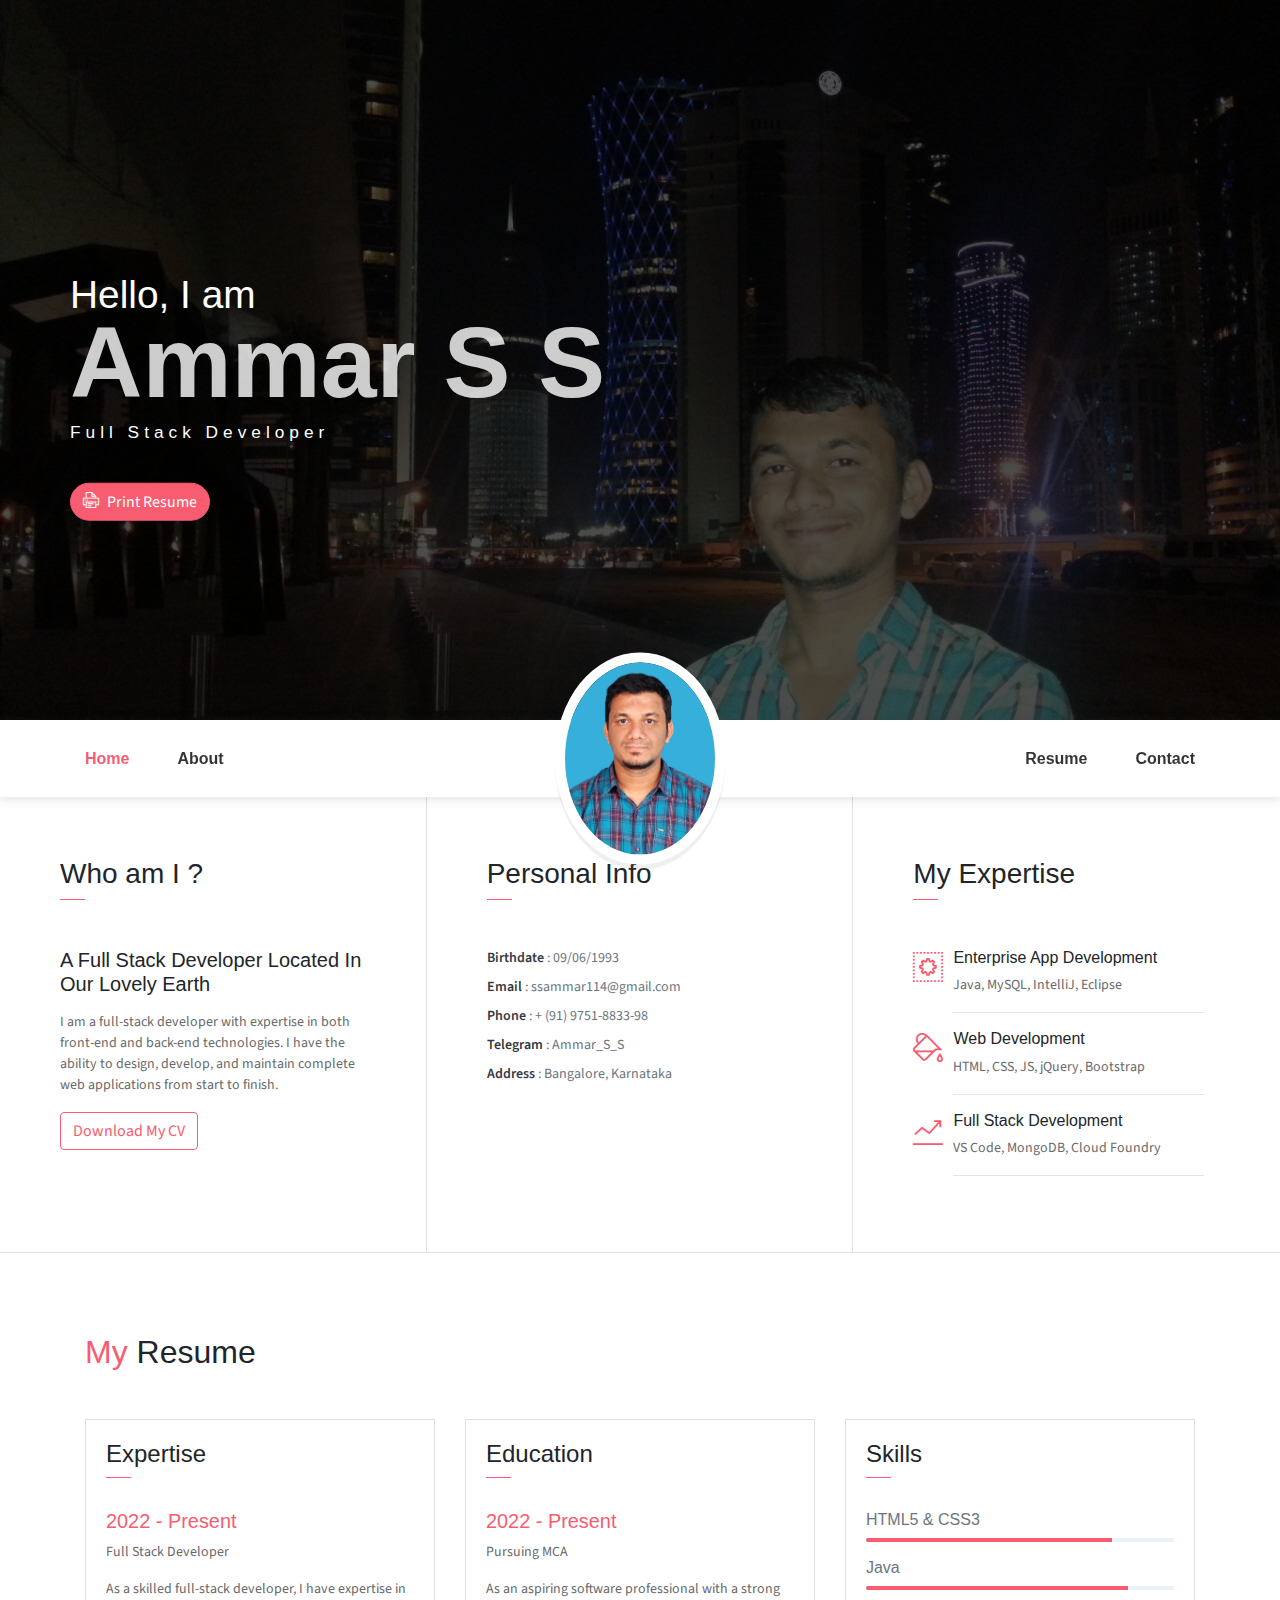
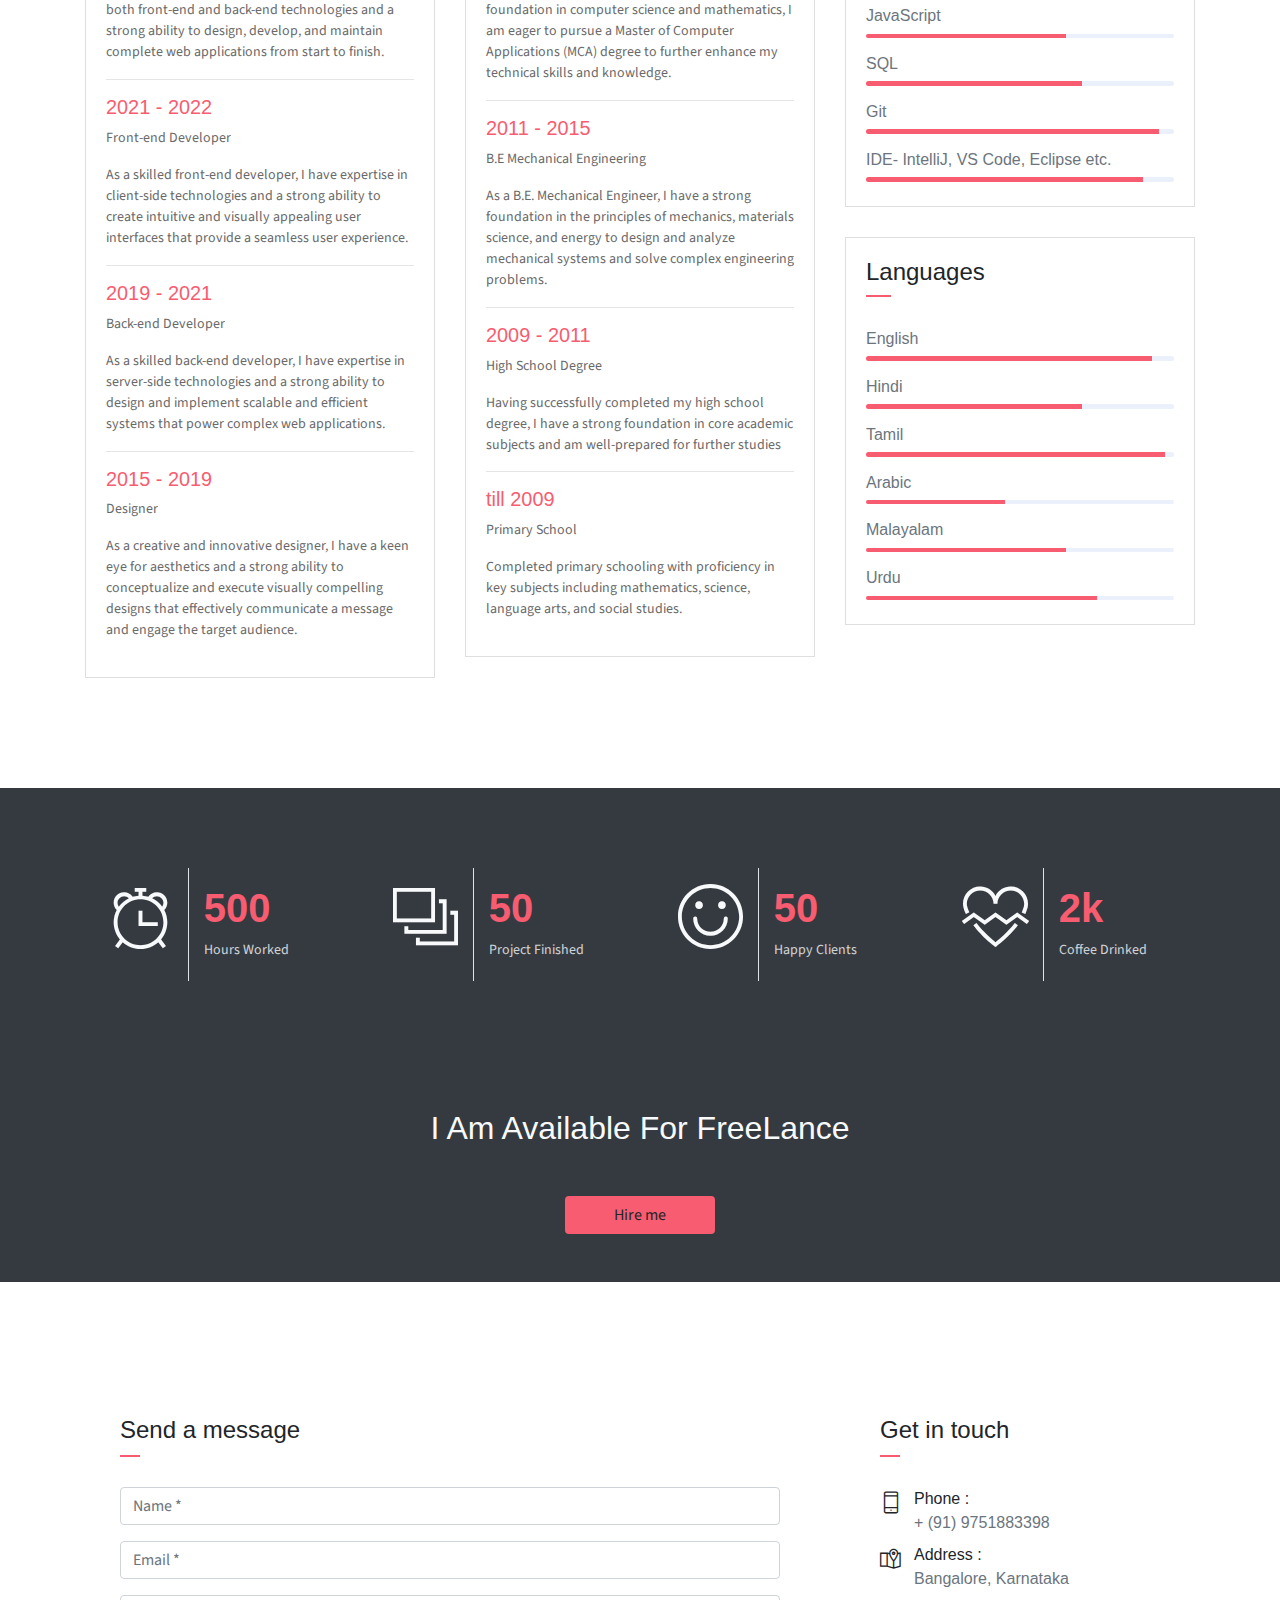
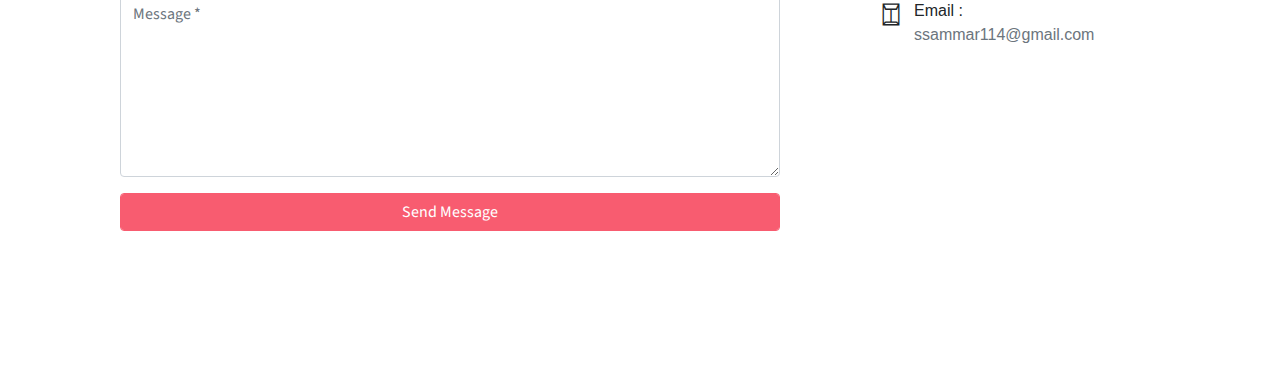
<file: public/index.html>
<!DOCTYPE html>
<html lang="en">
<head>
	<meta charset="utf-8">
    <meta name="viewport" content="width=device-width, initial-scale=1, shrink-to-fit=no">
    <meta name="description" content="Portfolio showcasing  expertise in web development">
    <meta name="author" content="Devcrud">
    <meta property="og:type" content="website" />
    <meta property="og:image:type" content="assets/imgs/blog3.jpg">
    <!-- <meta property="og:image"  content="assets/imgs/ammar-dp.jpg"> -->
    <title>Ammar Portfolio page</title>
    <!-- font icons -->
    <link rel="stylesheet" href="assets/vendors/themify-icons/css/themify-icons.css">
    <!-- Bootstrap + Ammar main styles -->
	<link rel="stylesheet" href="assets/css/johndoe.css">
    <link rel="icon" type="image/x-icon" href="assets/imgs/ammar-dp.jpg">
</head>
<body data-spy="scroll" data-target=".navbar" data-offset="40" id="home">
    <!-- <a href="components.html" class="btn btn-primary btn-component" data-spy="affix" data-offset-top="600"><i class="ti-shift-left-alt"></i> Components</a> -->
    <header class="header">
        <div class="container">
            <div class="header-content">
                <h4 class="header-subtitle" >Hello, I am</h4>
                <h1 class="header-title">Ammar S S</h1>
                <h6 class="header-mono" >Full Stack Developer</h6>
                <button class="btn btn-primary btn-rounded" id="printResumeButton"><i class="ti-printer pr-2"></i>Print Resume</button>
            </div>
        </div>
    </header>
    <nav class="navbar sticky-top navbar-expand-lg navbar-light bg-white" data-spy="affix" data-offset-top="510">
        <div class="container">
            <button class="navbar-toggler ml-auto" type="button" data-toggle="collapse" data-target="#navbarSupportedContent" aria-controls="navbarSupportedContent" aria-expanded="false" aria-label="Toggle navigation">
                <span class="navbar-toggler-icon"></span>
            </button>
            <div class="collapse mt-sm-20 navbar-collapse" id="navbarSupportedContent">
                <ul class="navbar-nav mr-auto">
                    <li class="nav-item">
                        <a href="#home" class="nav-link">Home</a>
                    </li>
                    <li class="nav-item">
                        <a href="#about" class="nav-link">About</a>
                    </li>
                </ul>
                <ul class="navbar-nav brand">
                    <img src="assets/imgs/ammar-dp.jpg" alt="" class="brand-img">
                    <li class="brand-txt">
                        <h5 class="brand-title">Ammar</h5>
                        <div class="brand-subtitle">Full Stack Developer</div>
                    </li>
                </ul>
                <ul class="navbar-nav ml-auto">
                    <li class="nav-item">
                        <a href="#resume" class="nav-link">Resume</a>
                    </li>
                    <li class="nav-item last-item">
                        <a href="#contact" class="nav-link">Contact</a>
                    </li>
                </ul>
            </div>
        </div>
    </nav>
    <div class="container-fluid">
        <div id="about" class="row about-section">
            <div class="col-lg-4 about-card">
                <h3 class="font-weight-light">Who am I ?</h3>
                <span class="line mb-5"></span>
                <h5 class="mb-3">A Full Stack Developer Located In Our Lovely Earth</h5>
                <p class="mt-20">I am a full-stack developer with expertise in both front-end and back-end technologies. I have the ability to design, develop, and maintain complete web applications from start to finish.</p>
                <button class="btn btn-outline-danger" id="downloadButton"><i class="icon-down-circled2 "></i>Download My CV</button>
            </div>
            <div class="col-lg-4 about-card">
                <h3 class="font-weight-light">Personal Info</h3>
                <span class="line mb-5"></span>
                <ul class="mt40 info list-unstyled">
                    <li><span>Birthdate</span> : 09/06/1993</li>
                    <li><span>Email</span> : ssammar114@gmail.com</li>
                    <li><span>Phone</span> : + (91) 9751-8833-98</li>
                    <li><span>Telegram</span> : Ammar_S_S </li>
                    <li><span>Address</span> : Bangalore, Karnataka</li>
                </ul>
            </div>
            <div class="col-lg-4 about-card">
                <h3 class="font-weight-light">My Expertise</h3>
                <span class="line mb-5"></span>
                <div class="row">
                    <div class="col-1 text-danger pt-1"><i class="ti-widget icon-lg"></i></div>
                    <div class="col-10 ml-auto mr-3">
                        <h6>Enterprise App Development</h6>
                        <p class="subtitle">Java, MySQL, IntelliJ, Eclipse</p>
                        <!-- <p class="subtitle">End-to-End Enterprise Application Development</p> -->
                        <hr>
                    </div>
                </div>
                <div class="row">
                    <div class="col-1 text-danger pt-1"><i class="ti-paint-bucket icon-lg"></i></div>
                    <div class="col-10 ml-auto mr-3">
                        <h6>Web Development</h6>
                        <p class="subtitle">HTML, CSS, JS, jQuery, Bootstrap</p>
                        <!-- <p class="subtitle">Agile Web Development using Modern Frameworks and Technologies</p> -->
                        <hr>
                    </div>
                </div>
                <div class="row">
                    <div class="col-1 text-danger pt-1"><i class="ti-stats-up icon-lg"></i></div>
                    <div class="col-10 ml-auto mr-3">
                        <h6>Full Stack Development</h6>
                        <!-- <p class="subtitle">Full-Stack Development with a focus on Scalability, Performance, and Security</p> -->
                        <p class="subtitle">VS Code, MongoDB, Cloud Foundry</p>
                        <hr>
                    </div>
                </div>
            </div>
        </div>
    </div>

    <!--Resume Section-->
    <section class="section" id="resume">
        <div class="container">
            <h2 class="mb-5"><span class="text-danger">My</span> Resume</h2>
            <div class="row">
                <div class="col-md-6 col-lg-4">
                    <div class="card">
                       <div class="card-header">
                            <div class="mt-2">
                                <h4>Expertise</h4>
                                <span class="line"></span>  
                            </div>
                        </div>
                        <div class="card-body">
                            <h6 class="title text-danger">2022 - Present</h6>
                            <P>Full Stack Developer</P>
                            <P class="subtitle">As a skilled full-stack developer, I have expertise in both front-end and back-end technologies and a strong ability to design, develop, and maintain complete web applications from start to finish.</P>
                            <hr>
                            <h6 class="title text-danger">2021 - 2022</h6>
                            <P>Front-end Developer</P>
                            <P class="subtitle">As a skilled front-end developer, I have expertise in client-side technologies and a strong ability to create intuitive and visually appealing user interfaces that provide a seamless user experience.</P>
                            <hr>
                            <h6 class="title text-danger">2019 - 2021</h6>
                            <P>Back-end Developer</P>
                            <P class="subtitle">As a skilled back-end developer, I have expertise in server-side technologies and a strong ability to design and implement scalable and efficient systems that power complex web applications.</P>
                            <hr>
                            <h6 class="title text-danger">2015 - 2019</h6>
                            <P>Designer</P>
                            <P class="subtitle">As a creative and innovative designer, I have a keen eye for aesthetics and a strong ability to conceptualize and execute visually compelling designs that effectively communicate a message and engage the target audience.</P>
                        </div>
                    </div>
                </div>
                <div class="col-md-6 col-lg-4">
                    <div class="card">
                       <div class="card-header">
                            <div class="mt-2">
                                <h4>Education</h4>
                                <span class="line"></span>  
                            </div>
                        </div>
                        <div class="card-body">
                            <h6 class="title text-danger">2022 - Present</h6>
                            <P>Pursuing MCA</P>
                            <P class="subtitle">As an aspiring software professional with a strong foundation in computer science and mathematics, I am eager to pursue a Master of Computer Applications (MCA) degree to further enhance my technical skills and knowledge.</P>
                            <hr>
                            <h6 class="title text-danger">2011 - 2015</h6>
                            <P>B.E Mechanical Engineering</P>
                            <P class="subtitle">As a B.E. Mechanical Engineer, I have a strong foundation in the principles of mechanics, materials science, and energy to design and analyze mechanical systems and solve complex engineering problems.</P>
                            <hr>
                            <h6 class="title text-danger">2009 - 2011</h6>
                            <P>High School Degree</P>
                            <P class="subtitle">Having successfully completed my high school degree, I have a strong foundation in core academic subjects and am well-prepared for further studies</P>
                            <hr>
                            <h6 class="title text-danger">till 2009</h6>
                            <P>Primary School</P>
                            <P class="subtitle">Completed primary schooling with proficiency in key subjects including mathematics, science, language arts, and social studies.</P>
                            
                        </div>
                    </div>
                </div>
                <div class="col-lg-4">
                    <div class="card">
                       <div class="card-header">
                            <div class="pull-left">
                                <h4 class="mt-2">Skills</h4>
                                <span class="line"></span>  
                            </div>
                        </div>
                        <div class="card-body pb-2">
                           <h6>HTML5 &amp; CSS3</h6>
                            <div class="progress mb-3">
                                <div class="progress-bar bg-danger" role="progressbar" style="width: 80%" aria-valuenow="25" aria-valuemin="0" aria-valuemax="100"></div>
                            </div>
                            <h6>Java</h6>
                            <div class="progress mb-3">
                                <div class="progress-bar bg-danger" role="progressbar" style="width: 85%" aria-valuenow="25" aria-valuemin="0" aria-valuemax="100"></div>
                            </div>
                            <h6>JavaScript</h6>
                            <div class="progress mb-3">
                                <div class="progress-bar bg-danger" role="progressbar" style="width: 65%" aria-valuenow="50" aria-valuemin="0" aria-valuemax="100"></div>
                            </div>
                            <h6>SQL</h6>
                            <div class="progress mb-3">
                                <div class="progress-bar bg-danger" role="progressbar" style="width: 70%" aria-valuenow="75" aria-valuemin="0" aria-valuemax="100"></div>
                            </div>
                            <h6>Git</h6>
                            <div class="progress mb-3">
                                <div class="progress-bar bg-danger" role="progressbar" style="width: 95%" aria-valuenow="75" aria-valuemin="0" aria-valuemax="100"></div>
                            </div>
                            <h6>IDE- IntelliJ, VS Code, Eclipse etc.</h6>
                            <div class="progress mb-3">
                                <div class="progress-bar bg-danger" role="progressbar" style="width: 90%" aria-valuenow="75" aria-valuemin="0" aria-valuemax="100"></div>
                            </div>
                        </div>
                    </div>
                    <div class="card">
                       <div class="card-header">
                            <div class="pull-left">
                                <h4 class="mt-2">Languages</h4>
                                <span class="line"></span>  
                            </div>
                        </div>
                        <div class="card-body pb-2">
                           <h6>English</h6>
                            <div class="progress mb-3">
                                <div class="progress-bar bg-danger" role="progressbar" style="width: 93%" aria-valuenow="25" aria-valuemin="0" aria-valuemax="100"></div>
                            </div>
                            <h6>Hindi</h6>
                            <div class="progress mb-3">
                                <div class="progress-bar bg-danger" role="progressbar" style="width: 70%" aria-valuenow="25" aria-valuemin="0" aria-valuemax="100"></div>
                            </div>
                            <h6>Tamil</h6>
                            <div class="progress mb-3">
                                <div class="progress-bar bg-danger" role="progressbar" style="width: 97%" aria-valuenow="50" aria-valuemin="0" aria-valuemax="100"></div>
                            </div>
                            <h6>Arabic</h6>
                            <div class="progress mb-3">
                                <div class="progress-bar bg-danger" role="progressbar" style="width: 45%" aria-valuenow="50" aria-valuemin="0" aria-valuemax="100"></div>
                            </div>
                            <h6>Malayalam</h6>
                            <div class="progress mb-3">
                                <div class="progress-bar bg-danger" role="progressbar" style="width: 65%" aria-valuenow="50" aria-valuemin="0" aria-valuemax="100"></div>
                            </div>
                            <h6>Urdu</h6>
                            <div class="progress mb-3">
                                <div class="progress-bar bg-danger" role="progressbar" style="width: 75%" aria-valuenow="50" aria-valuemin="0" aria-valuemax="100"></div>
                            </div>
                        </div>
                    </div>
                </div>
            </div>
        </div>
    </section>

    <section class="section bg-dark text-center">
        <div class="container">
            <div class="row text-center">
                <div class="col-md-6 col-lg-3">
                    <div class="row ">
                        <div class="col-5 text-right text-light border-right py-3">
                            <div class="m-auto"><i class="ti-alarm-clock icon-xl"></i></div>
                        </div>
                        <div class="col-7 text-left py-3">
                            <h1 class="text-danger font-weight-bold font40">500</h1>
                            <p class="text-light mb-1">Hours Worked</p>
                        </div>
                    </div>
                </div>
                <div class="col-md-6 col-lg-3">
                    <div class="row">
                        <div class="col-5 text-right text-light border-right py-3">
                            <div class="m-auto"><i class="ti-layers-alt icon-xl"></i></div>
                        </div>
                        <div class="col-7 text-left py-3">
                            <h1 class="text-danger font-weight-bold font40">50</h1>
                            <p class="text-light mb-1">Project Finished</p>
                        </div>
                    </div>
                </div>
                <div class="col-md-6 col-lg-3">
                    <div class="row">
                        <div class="col-5 text-right text-light border-right py-3">
                            <div class="m-auto"><i class="ti-face-smile icon-xl"></i></div>
                        </div>
                        <div class="col-7 text-left py-3">
                            <h1 class="text-danger font-weight-bold font40">50</h1>
                            <p class="text-light mb-1">Happy Clients</p>
                        </div>
                    </div>
                </div>
                <div class="col-md-6 col-lg-3">
                    <div class="row">
                        <div class="col-5 text-right text-light border-right py-3">
                            <div class="m-auto"><i class="ti-heart-broken icon-xl"></i></div>
                        </div>
                        <div class="col-7 text-left py-3">
                            <h1 class="text-danger font-weight-bold font40">2k</h1>
                            <p class="text-light mb-1">Coffee Drinked</p>
                        </div>
                    </div>
                </div>
            </div>
        </div>
    </section>

    <section class="section bg-dark py-5">
        <div class="container text-center">
            <h2 class="text-light mb-5 font-weight-normal">I Am Available For FreeLance</h2>
            <button class="btn bg-primary w-lg" id="hireMe" >Hire me</button>
        </div>
    </section>

    <div class="section contact" id="contact">
        <div id="map" class="map"></div>
        <div class="container">
            <div class="row">
                <div class="col-lg-8">
                    <div class="contact-form-card">
                        <h4 class="contact-title">Send a message</h4>
                        <form action="">
                            <div class="form-group">
                                <input  class="form-control" type="text" id="name" placeholder="Name *" required>
                            </div>
                            <div class="form-group">
                                <input class="form-control" type="email" id="email" placeholder="Email *" required>
                            </div>
                            <div class="form-group">
                                <textarea class="form-control" id="message" placeholder="Message *" rows="7" required></textarea>
                            </div>
                            <div class="form-group ">
                                <button type="submit" class="form-control btn btn-primary" onclick="sendEmail()">Send Message</button>
                            </div>
                        </form>
                    </div>
                </div>
                <div class="col-lg-4">
                    <div class="contact-info-card">
                        <h4 class="contact-title">Get in touch</h4>
                        <div class="row mb-2">
                            <div class="col-1 pt-1 mr-1">
                                <i class="ti-mobile icon-md"></i>
                            </div>
                            <div class="col-10 ">
                                <h6 class="d-inline">Phone : <br> <span class="text-muted">+ (91) 9751883398</span></h6>
                            </div>
                        </div>
                        <div class="row mb-2">
                            <div class="col-1 pt-1 mr-1">
                                <i class="ti-map-alt icon-md"></i>
                            </div>
                            <div class="col-10">
                                <h6 class="d-inline">Address :<br> <span class="text-muted">Bangalore, Karnataka</span></h6>
                            </div>
                        </div>
                        <div class="row mb-2">
                            <div class="col-1 pt-1 mr-1">
                                <i class="ti-envelope icon-md"></i>
                            </div>
                            <div class="col-10">
                                <h6 class="d-inline">Email :<br> <span class="text-muted">ssammar114@gmail.com</span></h6>
                            </div>
                        </div>
                    </div>
                </div>
            </div>

        </div>
    </div>

	<!-- core  -->
    <script src="assets/vendors/jquery/jquery-3.4.1.js"></script>
    <script src="assets/vendors/bootstrap/bootstrap.bundle.js"></script>

    <!-- bootstrap 3 affix -->
    <script src="assets/vendors/bootstrap/bootstrap.affix.js"></script>

    <!-- Isotope  -->
    <script src="assets/vendors/isotope/isotope.pkgd.js"></script>
    
    <!-- Ammar js -->
    <script src="assets/js/johndoe.js"></script>

    <!--  print resume button function-->
    <script>
        document.getElementById("printResumeButton").onclick = function() {
            var myWindow = window.open("file:///C:/Users/aseippus/Downloads/Ammar CV - CGen.pdf");
            myWindow.print();
        }
    </script>

    <script>
        document.getElementById("printResumeButton").onclick = function() {
             var myWindow = window.open("assets/js/ammar-cgen.pdf");
            myWindow.print();
        }
    </script>

    <script>
    document.getElementById("downloadButton").onclick = function() {
        var link = document.createElement("a");
        link.href = "assets/js/ammar-cgen.pdf";
        link.download = "ammar-cgen.pdf";
        link.click();
    }
</script>

    <!--  hire me button function-->
    <script>
    const hireMeButton = document.getElementById("hireMe");
    hireMeButton.addEventListener("click", () => {
      window.location.href = "mailto:ssammar114@gmail.com";
    });
    </script>

 <!--  send message button function-->
 <script>
    function sendEmail() {
        var name = document.getElementById("name").value;
        var email = document.getElementById("email").value;
        var message = document.getElementById("message").value;

        if (name === '' || email === '' || message === '') {
				return false;
			} 

        var link = "mailto:ssammar114@gmail.com"
             + "?subject=" + encodeURIComponent("New message from " + name)
             + "&body=" + encodeURIComponent("Name: " + name + "\nEmail: " + email + "\nMessage: " + message);

        window.location.href = link;
    }
</script>
</body>
</html>
</file>
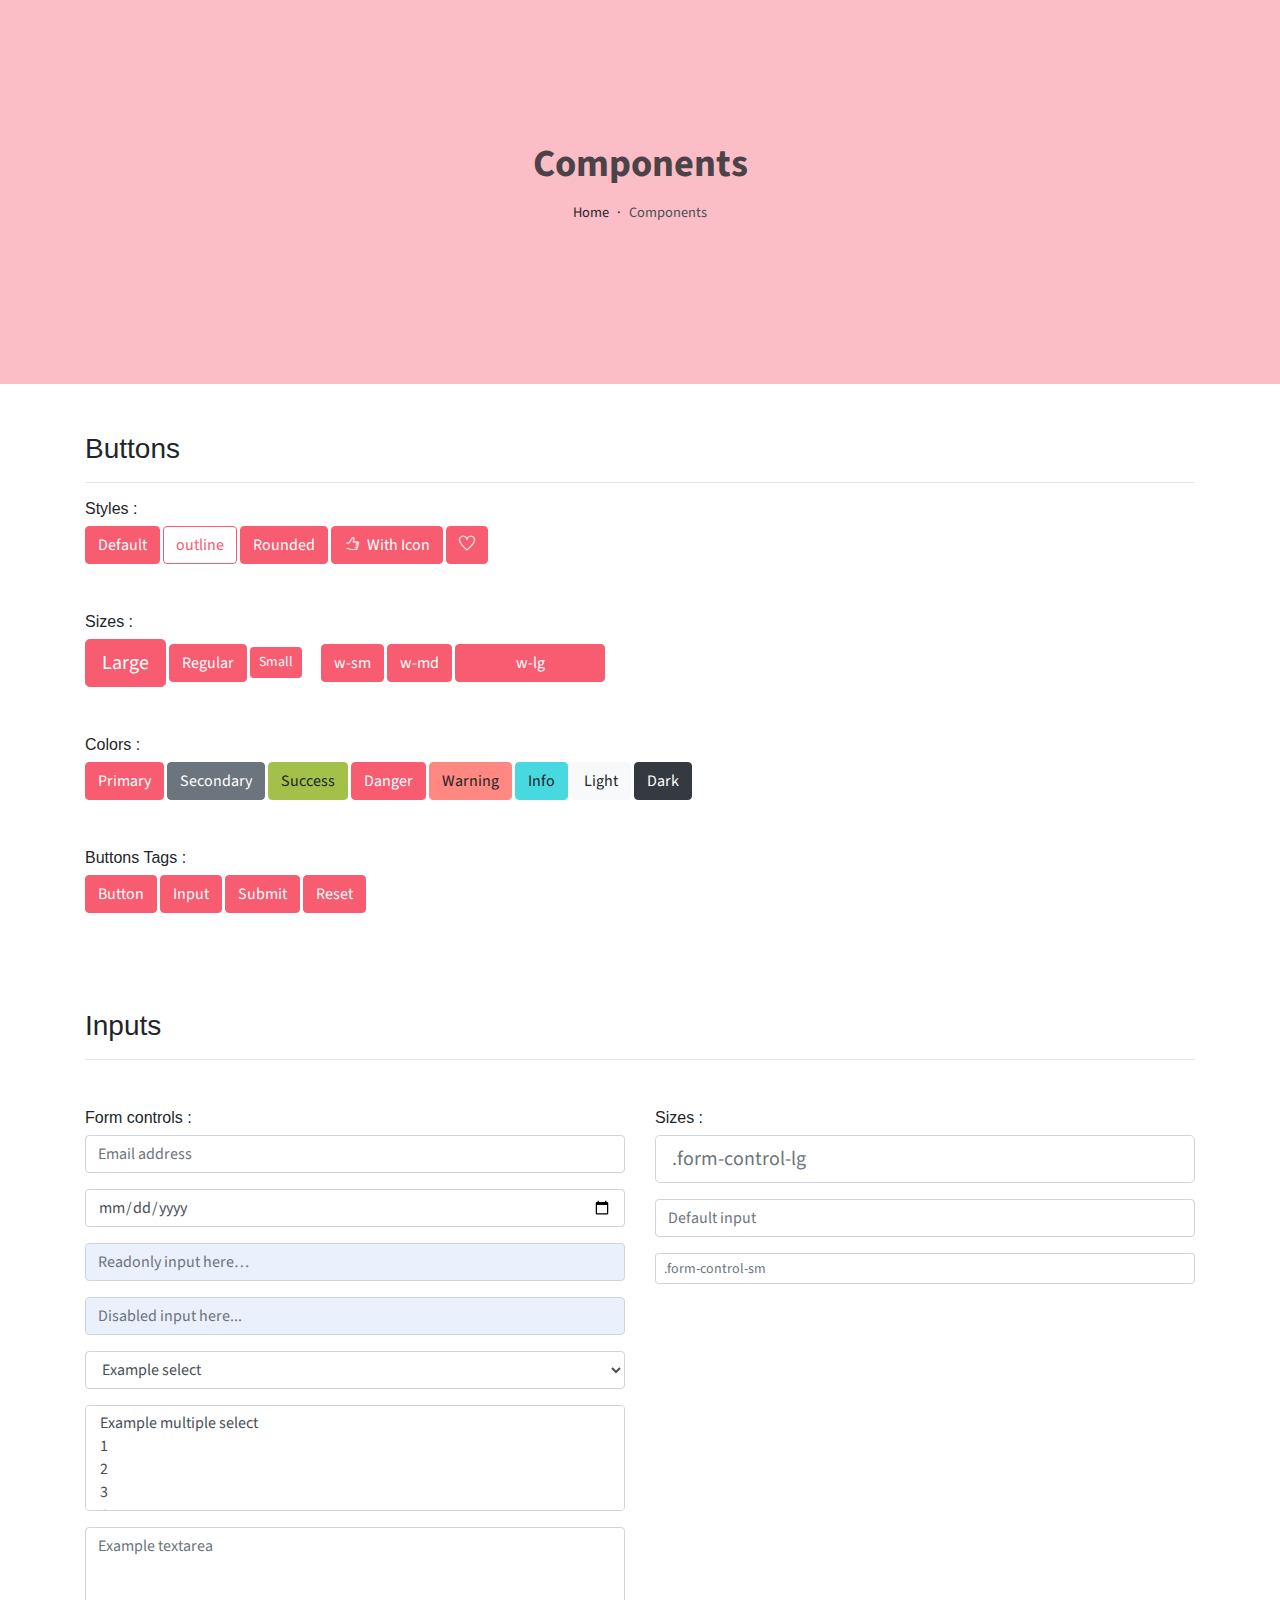
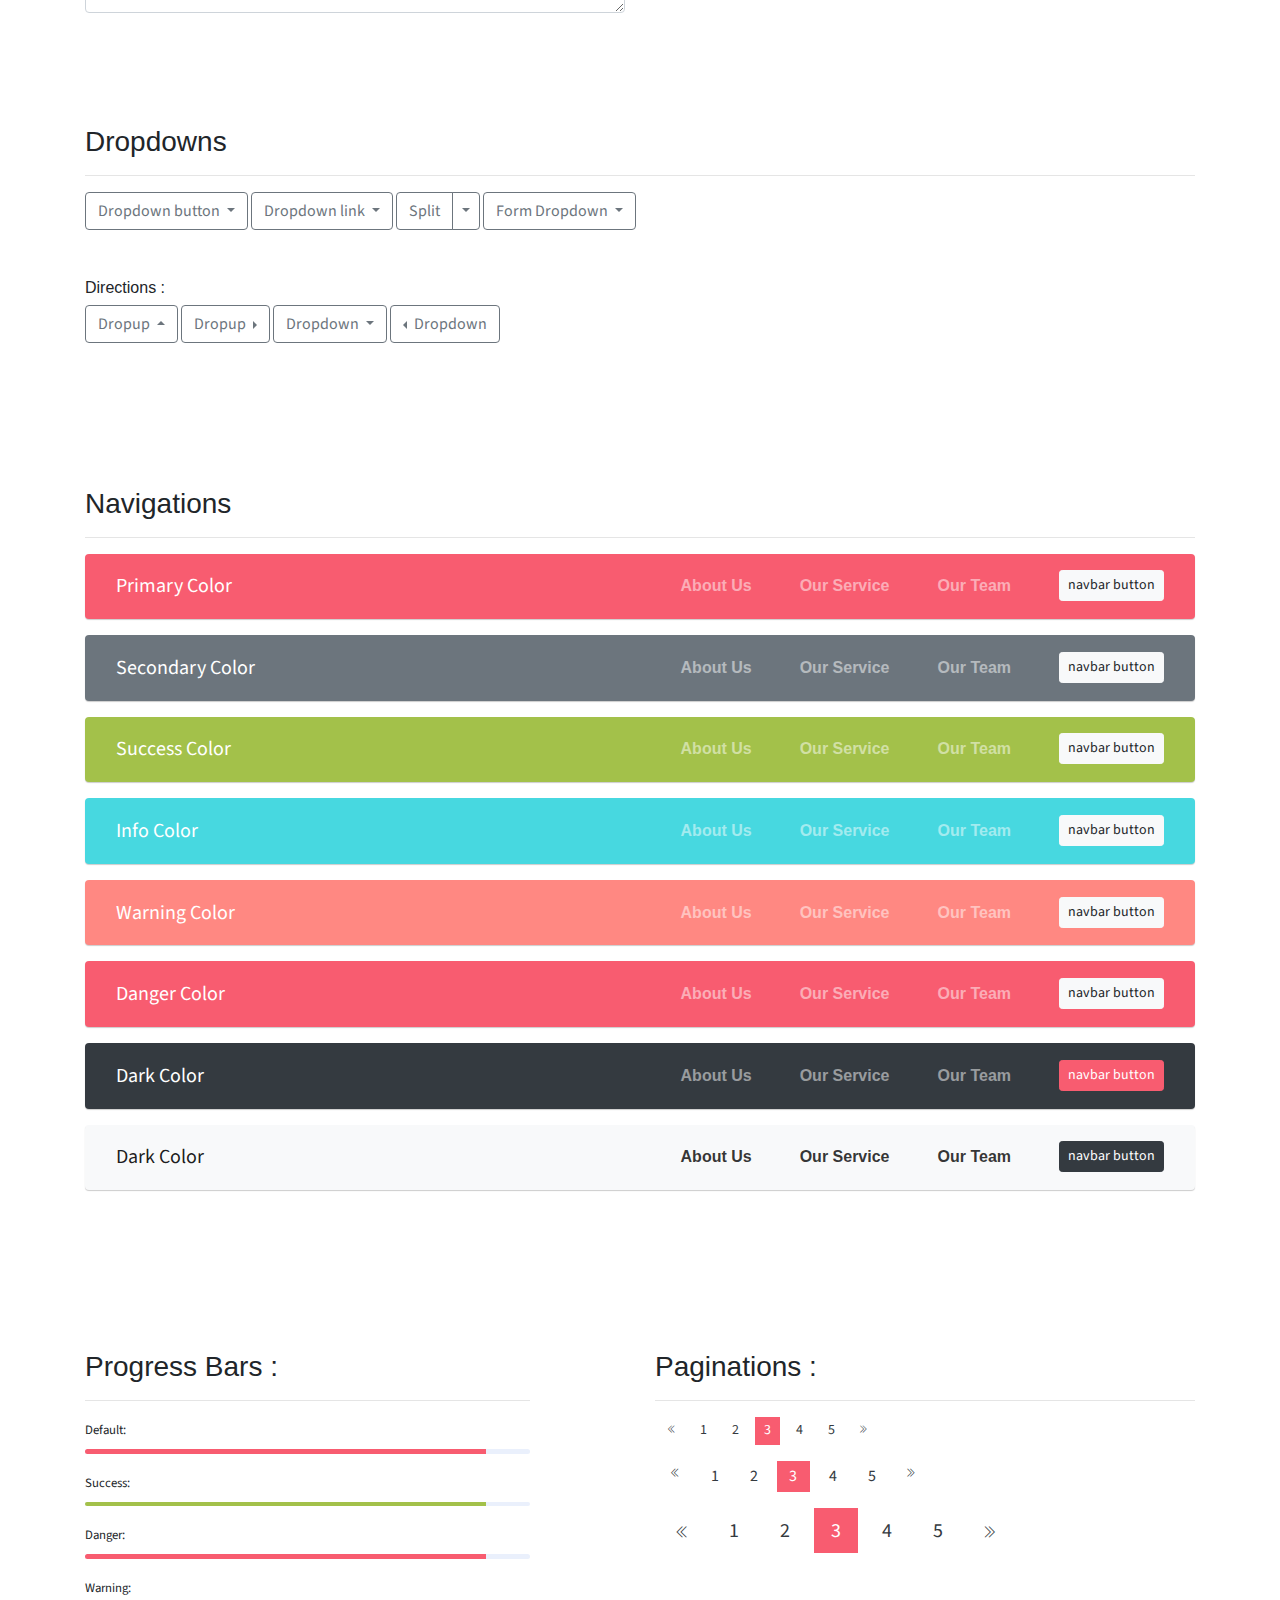
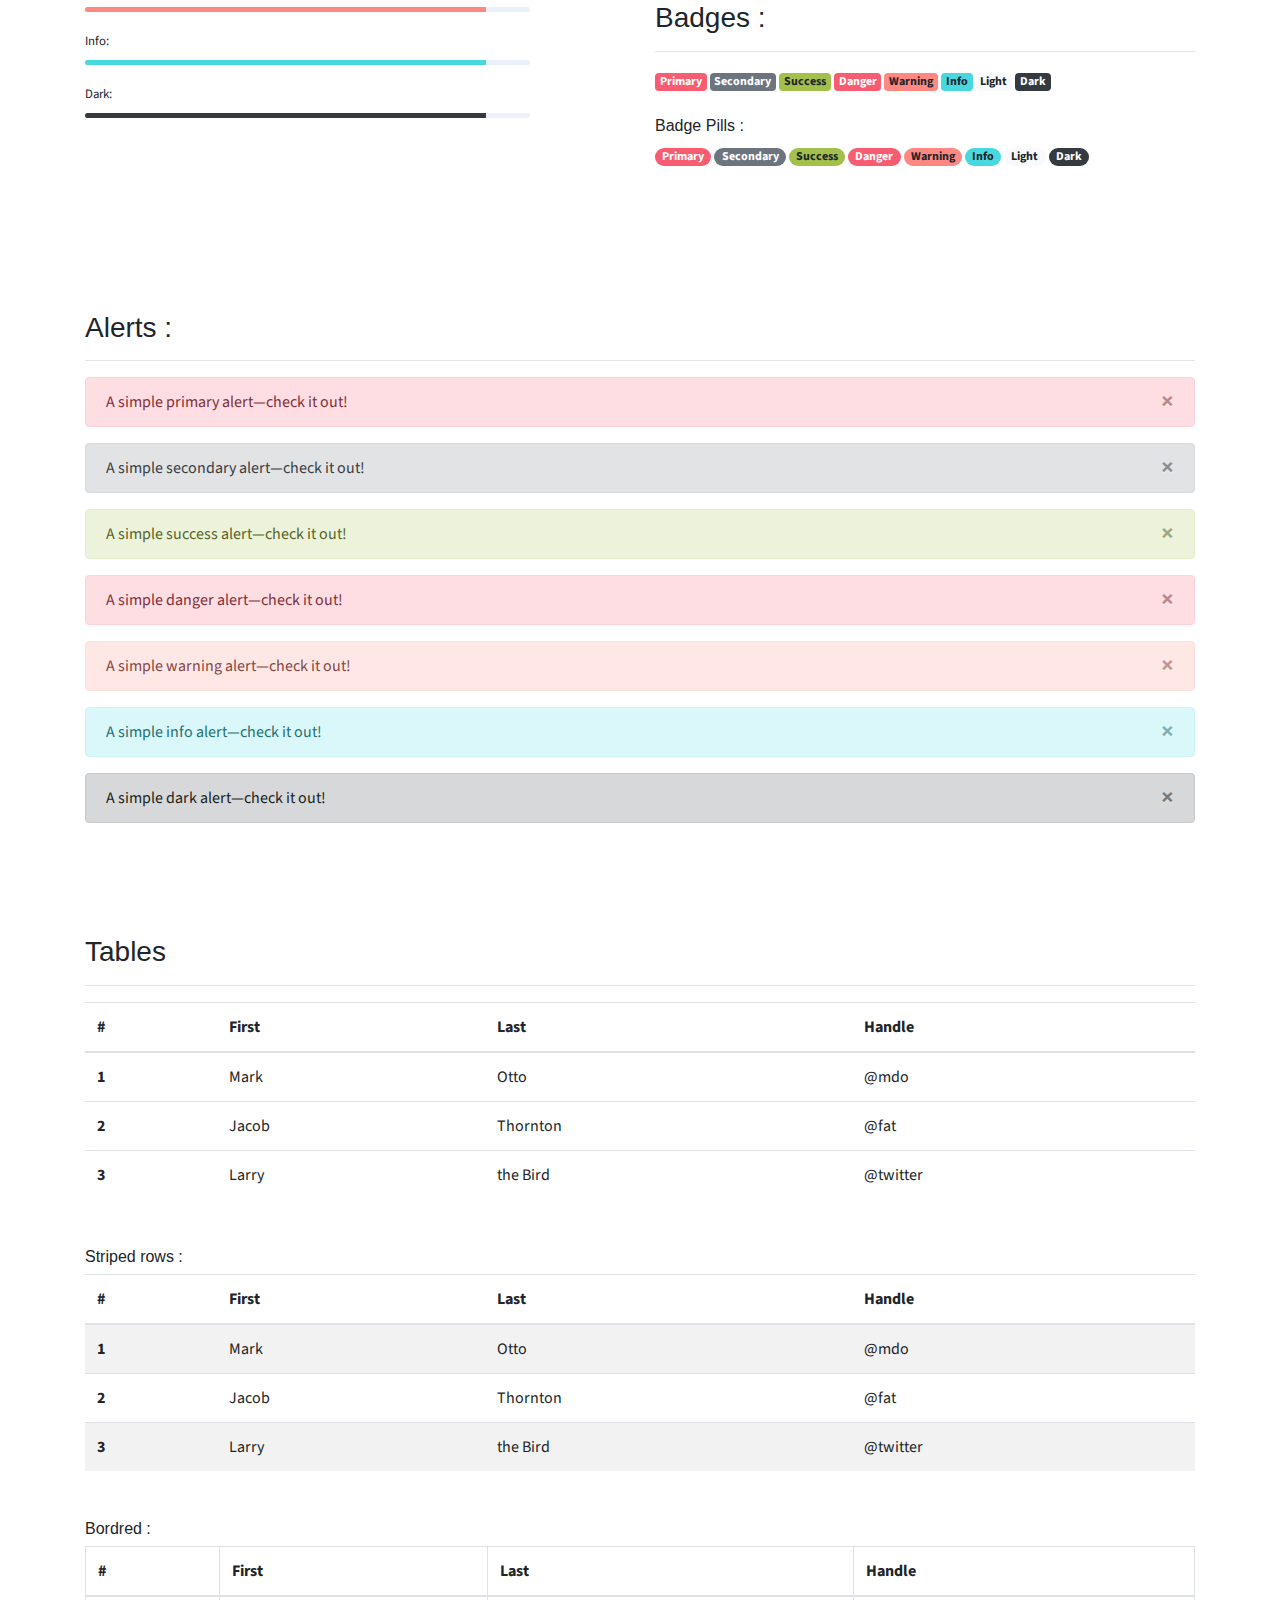
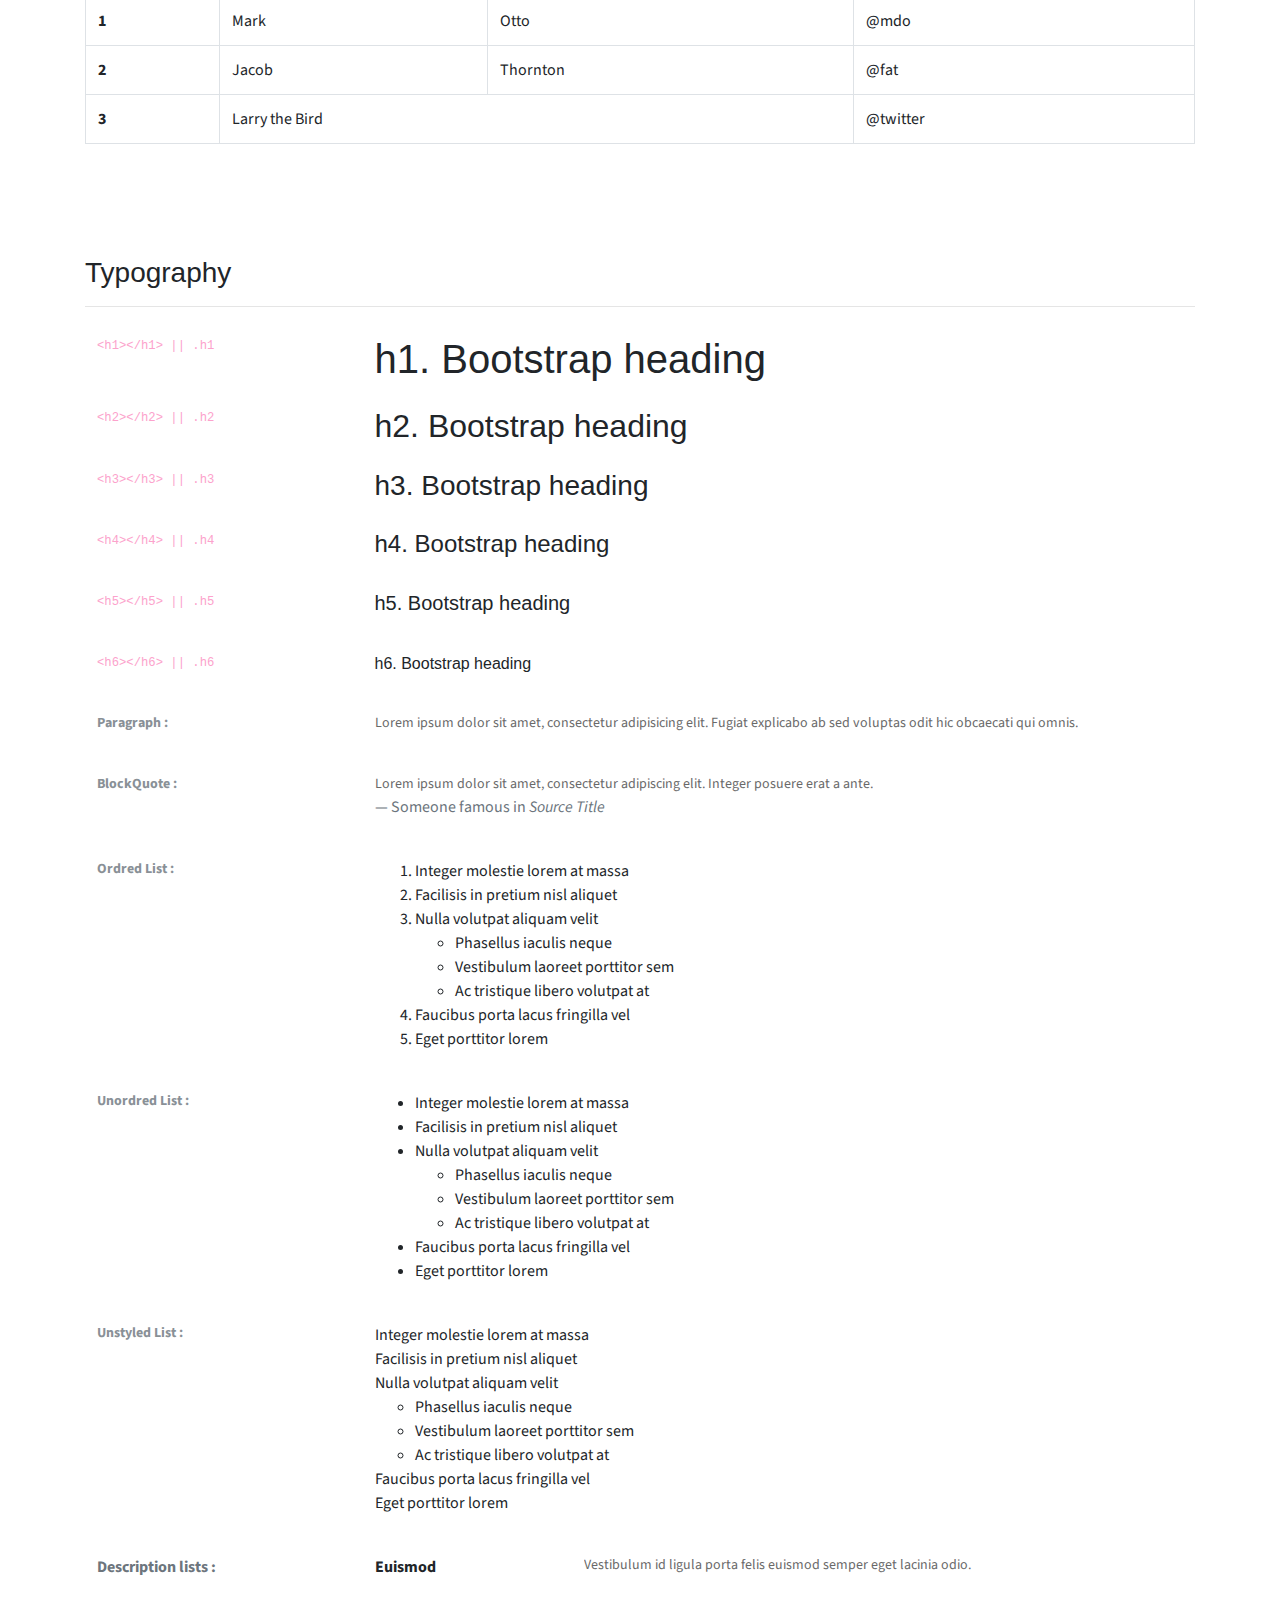
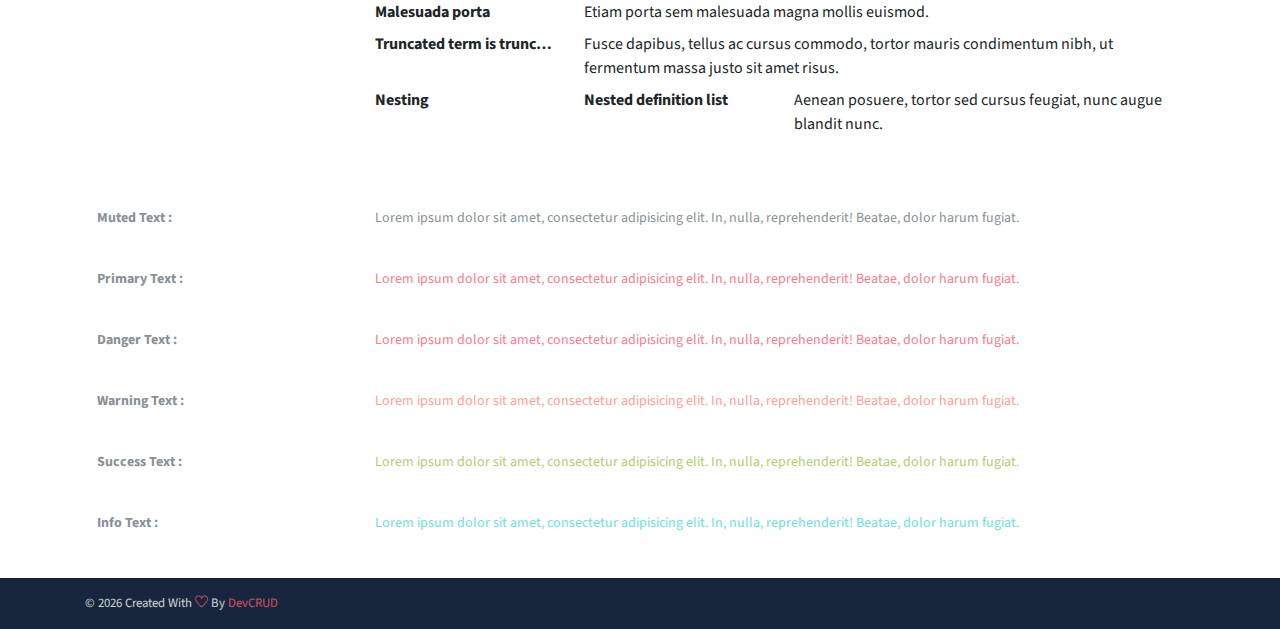
<file: public/components.html>
<!DOCTYPE html>
<html lang="en">
<head>
   <meta charset="utf-8">
   <meta name="viewport" content="width=device-width, initial-scale=1, shrink-to-fit=no">
   <meta name="description" content="Start your development with Ammar landing page.">
   <meta name="author" content="Devcrud">
   <title>Ammar Landing page | Components</title>
   <link rel="icon" href="assets/imgs/favicon.png" type="image/png">
   <!-- font icons -->
   <link rel="stylesheet" href="assets/vendors/themify-icons/css/themify-icons.css">
   <!-- Bootstrap + Steller  -->
   <link rel="stylesheet" href="assets/css/johndoe.css">
</head>
<body>

   <!-- Page Header -->
   <header class="header header-mini"> 
      <div class="header-title">Components</div> 
      <nav aria-label="breadcrumb">
         <ol class="breadcrumb">
            <li class="breadcrumb-item"><a href="/">Home</a></li>
            <li class="breadcrumb-item active" aria-current="page">Components</li>
         </ol>
      </nav>
   </header> <!-- End Of Page Header -->

   <!-- main content -->
   <div class="container">

      <!-- Buttons -->
      <h3 class="mt-5">Buttons</h3>
      <hr>
      <h6 class="section-secondary-title">Styles :</h6>
      <button class="btn btn-primary">Default</button>
      <button class="btn btn-outline-primary">outline</button>
      <button class="btn btn-primary rounded">Rounded</button>
      <button class="btn btn-primary rounded"><i class="ti-thumb-up pr-1"></i> With Icon</button>
      <button class="btn btn-primary circle"><i class="ti-heart"></i></button>

      <h6 class="section-secondary-title mt-5">Sizes :</h6>
      <button class="btn btn-primary btn-lg">Large</button>
      <button class="btn btn-primary ">Regular</button>
      <button class="btn btn-primary btn-sm">Small</button>
      <button class="btn btn-primary w-sm ml-3">w-sm</button>
      <button class="btn btn-primary w-md">w-md</button>
      <button class="btn btn-primary w-lg">w-lg</button>

      <h6 class="section-secondary-title mt-5">Colors :</h6>          
      <button type="button" class="btn btn-primary">Primary</button>
      <button type="button" class="btn btn-secondary">Secondary</button>
      <button type="button" class="btn btn-success">Success</button>
      <button type="button" class="btn btn-danger">Danger</button>
      <button type="button" class="btn btn-warning">Warning</button>
      <button type="button" class="btn btn-info">Info</button>
      <button type="button" class="btn btn-light">Light</button>
      <button type="button" class="btn btn-dark">Dark</button>

      <h6 class="section-secondary-title mt-5">Buttons Tags :</h6>
      <button class="btn btn-primary" type="submit">Button</button>
      <input class="btn btn-primary" type="button" value="Input">
      <input class="btn btn-primary" type="submit" value="Submit">
      <input class="btn btn-primary" type="reset" value="Reset">
      
      <!-- devider -->
      <div class="py-5"></div>

      <!-- Inputs -->
      <h3>Inputs</h3>
      <hr>
      <div class="row mt-5">
         <div class="col-md-6">
            <h6 class="section-secondary-title">Form controls :</h6>        
            <div class="form-group">
               <input type="email" class="form-control" id="exampleFormControlInput1" placeholder="Email address">
            </div>
            <div class="form-group">
               <input type="date" class="form-control" id="exampleFormControlInput1" placeholder="Date">
            </div>
            <div class="form-group">
               <input class="form-control" type="text" placeholder="Readonly input here…" readonly>
            </div>
            <div class="form-group">
               <input class="form-control" id="disabledInput" type="text" placeholder="Disabled input here..." disabled>
            </div>
            <div class="form-group">
               <select class="form-control" id="exampleFormControlSelect1">
                  <option>Example select</option>
                  <option>1</option>
                  <option>2</option>
                  <option>3</option>
                  <option>4</option>
                  <option>5</option>
               </select>
            </div>
            <div class="form-group">
               <select multiple class="form-control" id="exampleFormControlSelect2">
                  <option>Example multiple select</option>
                  <option>1</option>
                  <option>2</option>
                  <option>3</option>
                  <option>4</option>
                  <option>5</option>
               </select>
            </div>
            <div class="form-group">
               <textarea class="form-control" id="exampleFormControlTextarea1" rows="3" placeholder="Example textarea"></textarea>
            </div>
         </div>
         <div class="col-md-6">
            <h6 class="section-secondary-title">Sizes :</h6>    
            <div class="form-group">
               <input class="form-control form-control-lg" type="text" placeholder=".form-control-lg">             
            </div>
            <div class="form-group">
               <input class="form-control" type="text" placeholder="Default input">
            </div>
            <div class="form-group">
               <input class="form-control form-control-sm" type="text" placeholder=".form-control-sm"> 
            </div>
         </div>
      </div> <!-- end of inputs -->   

      <!-- devider -->
      <div class="py-5"></div>             

      <!-- Dropdowns -->
      <h3 class="components-section-title font-weight-normal">Dropdowns</h3>
      <hr>
      <div class="dropdown d-inline-block">
         <button class="btn btn-outline-secondary dropdown-toggle" type="button" id="dropdownMenuButton" data-toggle="dropdown" aria-haspopup="true" aria-expanded="false">
         Dropdown button
         </button>
         <div class="dropdown-menu" aria-labelledby="dropdownMenuButton">
         <a class="dropdown-item" href="#">Action</a>
         <a class="dropdown-item" href="#">Another action</a>
         <a class="dropdown-item" href="#">Something else here</a>
         </div>
      </div>
      <div class="dropdown d-inline-block">
         <a class="btn btn-outline-secondary dropdown-toggle" href="#" role="button" id="dropdownMenuLink" data-toggle="dropdown" aria-haspopup="true" aria-expanded="false">
            Dropdown link
         </a>
         <div class="dropdown-menu" aria-labelledby="dropdownMenuLink">
            <a class="dropdown-item" href="#">Action</a>
            <a class="dropdown-item" href="#">Another action</a>
            <a class="dropdown-item" href="#">Something else here</a>
         </div>
      </div>
      <div class="btn-group">
         <button type="button" class="btn btn-outline-secondary">Split</button>
         <button type="button" class="btn btn-outline-secondary dropdown-toggle dropdown-toggle-split" data-toggle="dropdown" aria-haspopup="true" aria-expanded="false">
         <span class="sr-only">Toggle Dropdown</span>
         </button>
         <div class="dropdown-menu">
            <a class="dropdown-item" href="#">Action</a>
            <a class="dropdown-item" href="#">Another action</a>
            <a class="dropdown-item" href="#">Something else here</a>
            <div class="dropdown-divider"></div>
            <a class="dropdown-item" href="#">Separated link</a>
         </div>
      </div>
      <div class="btn-group">
         <button class="btn btn-outline-secondary dropdown-toggle" type="button" id="dropdownMenuButton" data-toggle="dropdown" aria-haspopup="true" aria-expanded="false">
            Form Dropdown
         </button>
         <div class="dropdown-menu form">
            <form class="px-4 py-3">
               <div class="form-group">
                  <input type="email" class="form-control" id="exampleDropdownFormEmail1" placeholder="email@example.com">
               </div>
               <div class="form-group">
                  <input type="password" class="form-control" id="exampleDropdownFormPassword1" placeholder="Password">
               </div>
               <div class="form-check mb-3">
                  <input type="checkbox" class="form-check-input" id="dropdownCheck">
                  <label class="form-check-label" for="dropdownCheck">
                     Remember me
                  </label>
               </div>
               <button type="submit" class="btn btn-primary btn-block">Sign in</button>
            </form>
            <div class="dropdown-divider"></div>
            <a class="dropdown-item" href="#"><small>New around here? Sign up</small></a>
            <a class="dropdown-item" href="#"><small>Forgot password?</small></a>
         </div>
      </div>       
      <h6 class="section-secondary-title mt-5">Directions :</h6>  
      <div class="btn-group dropup">
         <button type="button" class="btn btn-outline-secondary dropdown-toggle" data-toggle="dropdown" aria-haspopup="true" aria-expanded="false">
            Dropup
         </button>
         <div class="dropdown-menu">
            <a class="dropdown-item" href="#">Action</a>
            <a class="dropdown-item" href="#">Another action</a>
            <a class="dropdown-item" href="#">Something else here</a>
            <div class="dropdown-divider"></div>
            <a class="dropdown-item" href="#">Separated link</a>
         </div>
      </div>
      <div class="btn-group dropright">
         <button type="button" class="btn btn-outline-secondary dropdown-toggle" data-toggle="dropdown" aria-haspopup="true" aria-expanded="false">
            Dropup
         </button>
         <div class="dropdown-menu">
            <a class="dropdown-item" href="#">Action</a>
            <a class="dropdown-item" href="#">Another action</a>
            <a class="dropdown-item" href="#">Something else here</a>
            <div class="dropdown-divider"></div>
            <a class="dropdown-item" href="#">Separated link</a>
         </div>
      </div>
      <div class="btn-group">
         <button type="button" class="btn btn-outline-secondary dropdown-toggle" data-toggle="dropdown" aria-haspopup="true" aria-expanded="false">
            Dropdown
         </button>
         <div class="dropdown-menu">
            <a class="dropdown-item" href="#">Action</a>
            <a class="dropdown-item" href="#">Another action</a>
            <a class="dropdown-item" href="#">Something else here</a>
            <div class="dropdown-divider"></div>
            <a class="dropdown-item" href="#">Separated link</a>
         </div>
      </div>
      <div class="btn-group dropleft">
         <button type="button" class="btn btn-outline-secondary dropdown-toggle" data-toggle="dropdown" aria-haspopup="true" aria-expanded="false">
            Dropdown
         </button>
         <div class="dropdown-menu">
            <a class="dropdown-item" href="#">Action</a>
            <a class="dropdown-item" href="#">Another action</a>
            <a class="dropdown-item" href="#">Something else here</a>
            <div class="dropdown-divider"></div>
            <a class="dropdown-item" href="#">Separated link</a>
         </div>
      </div> <!-- end of Dropdowns -->  

      <!-- devider -->
      <div class="py-5"></div>   

      <!-- navbars -->
      <h3 class="components-section-title font-weight-normal mt-5">Navigations</h3>
      <hr>
      <nav class="navbar navbar-expand-sm navbar-dark bg-primary rounded shadow mb-3">
         <div class="container">
            <a class="navbar-brand" href="#">Primary Color</a>
            <button class="navbar-toggler ml-auto" type="button" data-toggle="collapse" data-target="#navbarSupportedContent" aria-controls="navbarSupportedContent" aria-expanded="false" aria-label="Toggle navigation">
            <span class="navbar-toggler-icon"></span>
            </button>
            <div class="collapse navbar-collapse" id="navbarSupportedContent">
               <ul class="navbar-nav ml-auto"> 
                  <li class="nav-item">
                     <a class="nav-link" href="#about">About Us</a>
                  </li>
                  <li class="nav-item">
                     <a class="nav-link" href="#service">Our Service</a>
                  </li>
                  <li class="nav-item">
                     <a class="nav-link" href="#team">Our Team</a>
                  </li>
                  <li class="nav-item">
                     <a href="#book-table" class="ml-4 mt-1 btn btn-light btn-sm">navbar button</a>
                  </li>
               </ul>                       
            </div>
         </div>
      </nav>
      <nav class="navbar navbar-expand-sm navbar-dark bg-secondary rounded shadow mb-3">
         <div class="container">
            <a class="navbar-brand" href="#">Secondary Color</a>
            <button class="navbar-toggler ml-auto" type="button" data-toggle="collapse" data-target="#navbarSupportedContent" aria-controls="navbarSupportedContent" aria-expanded="false" aria-label="Toggle navigation">
            <span class="navbar-toggler-icon"></span>
            </button>
            <div class="collapse navbar-collapse" id="navbarSupportedContent">
               <ul class="navbar-nav ml-auto"> 
                  <li class="nav-item">
                     <a class="nav-link" href="#about">About Us</a>
                  </li>
                  <li class="nav-item">
                     <a class="nav-link" href="#service">Our Service</a>
                  </li>
                  <li class="nav-item">
                     <a class="nav-link" href="#team">Our Team</a>
                  </li>
                  <li class="nav-item">
                     <a href="#book-table" class="ml-4 mt-1 btn btn-light btn-sm">navbar button</a>
                  </li>
               </ul>                       
            </div>
         </div>
      </nav>
      <nav class="navbar navbar-expand-sm navbar-dark bg-success rounded shadow mb-3">
         <div class="container">
            <a class="navbar-brand" href="#">Success Color</a>
            <button class="navbar-toggler ml-auto" type="button" data-toggle="collapse" data-target="#navbarSupportedContent" aria-controls="navbarSupportedContent" aria-expanded="false" aria-label="Toggle navigation">
            <span class="navbar-toggler-icon"></span>
            </button>
            <div class="collapse navbar-collapse" id="navbarSupportedContent">
               <ul class="navbar-nav ml-auto"> 
                  <li class="nav-item">
                     <a class="nav-link" href="#about">About Us</a>
                  </li>
                  <li class="nav-item">
                     <a class="nav-link" href="#service">Our Service</a>
                  </li>
                  <li class="nav-item">
                     <a class="nav-link" href="#team">Our Team</a>
                  </li>
                  <li class="nav-item">
                     <a href="#book-table" class="ml-4 mt-1 btn btn-light btn-sm">navbar button</a>
                  </li>
               </ul>                       
            </div>
         </div>
      </nav>
      <nav class="navbar navbar-expand-sm navbar-dark bg-info rounded shadow mb-3">
         <div class="container">
            <a class="navbar-brand" href="#">Info Color</a>
            <button class="navbar-toggler ml-auto" type="button" data-toggle="collapse" data-target="#navbarSupportedContent" aria-controls="navbarSupportedContent" aria-expanded="false" aria-label="Toggle navigation">
            <span class="navbar-toggler-icon"></span>
            </button>
            <div class="collapse navbar-collapse" id="navbarSupportedContent">
               <ul class="navbar-nav ml-auto"> 
                  <li class="nav-item">
                     <a class="nav-link" href="#about">About Us</a>
                  </li>
                  <li class="nav-item">
                     <a class="nav-link" href="#service">Our Service</a>
                  </li>
                  <li class="nav-item">
                     <a class="nav-link" href="#team">Our Team</a>
                  </li>
                  <li class="nav-item">
                     <a href="#book-table" class="ml-4 mt-1 btn btn-light btn-sm">navbar button</a>
                  </li>
               </ul>                       
            </div>
         </div>
      </nav>
      <nav class="navbar navbar-expand-sm navbar-dark bg-warning rounded shadow mb-3">
         <div class="container">
            <a class="navbar-brand" href="#">Warning Color</a>
            <button class="navbar-toggler ml-auto" type="button" data-toggle="collapse" data-target="#navbarSupportedContent" aria-controls="navbarSupportedContent" aria-expanded="false" aria-label="Toggle navigation">
            <span class="navbar-toggler-icon"></span>
            </button>
            <div class="collapse navbar-collapse" id="navbarSupportedContent">
               <ul class="navbar-nav ml-auto"> 
                  <li class="nav-item">
                     <a class="nav-link" href="#about">About Us</a>
                  </li>
                  <li class="nav-item">
                     <a class="nav-link" href="#service">Our Service</a>
                  </li>
                  <li class="nav-item">
                     <a class="nav-link" href="#team">Our Team</a>
                  </li>
                  <li class="nav-item">
                     <a href="#book-table" class="ml-4 mt-1 btn btn-light btn-sm">navbar button</a>
                  </li>
               </ul>                       
            </div>
         </div>
      </nav>
      <nav class="navbar navbar-expand-sm navbar-dark bg-danger rounded shadow mb-3">
         <div class="container">
            <a class="navbar-brand" href="#">Danger Color</a>
            <button class="navbar-toggler ml-auto" type="button" data-toggle="collapse" data-target="#navbarSupportedContent" aria-controls="navbarSupportedContent" aria-expanded="false" aria-label="Toggle navigation">
            <span class="navbar-toggler-icon"></span>
            </button>
            <div class="collapse navbar-collapse" id="navbarSupportedContent">
               <ul class="navbar-nav ml-auto"> 
                  <li class="nav-item">
                     <a class="nav-link" href="#about">About Us</a>
                  </li>
                  <li class="nav-item">
                     <a class="nav-link" href="#service">Our Service</a>
                  </li>
                  <li class="nav-item">
                     <a class="nav-link" href="#team">Our Team</a>
                  </li>
                  <li class="nav-item">
                     <a href="#book-table" class="ml-4 mt-1 btn btn-light btn-sm">navbar button</a>
                  </li>
               </ul>                       
            </div>
         </div>
      </nav>
      <nav class="navbar navbar-expand-sm navbar-dark bg-dark rounded shadow mb-3">
         <div class="container">
            <a class="navbar-brand" href="#">Dark Color</a>
            <button class="navbar-toggler ml-auto" type="button" data-toggle="collapse" data-target="#navbarSupportedContent" aria-controls="navbarSupportedContent" aria-expanded="false" aria-label="Toggle navigation">
            <span class="navbar-toggler-icon"></span>
            </button>
            <div class="collapse navbar-collapse" id="navbarSupportedContent">
               <ul class="navbar-nav ml-auto"> 
                  <li class="nav-item">
                     <a class="nav-link" href="#about">About Us</a>
                  </li>
                  <li class="nav-item">
                     <a class="nav-link" href="#service">Our Service</a>
                  </li>
                  <li class="nav-item">
                     <a class="nav-link" href="#team">Our Team</a>
                  </li>
                  <li class="nav-item">
                     <a href="#book-table" class="ml-4 mt-1 btn btn-primary btn-sm">navbar button</a>
                  </li>
               </ul>                       
            </div>
         </div>
      </nav>
      <nav class="navbar navbar-expand-sm navbar-light bg-light rounded shadow mb-3">
         <div class="container">
            <a class="navbar-brand" href="#">Dark Color</a>
            <button class="navbar-toggler ml-auto" type="button" data-toggle="collapse" data-target="#navbarSupportedContent" aria-controls="navbarSupportedContent" aria-expanded="false" aria-label="Toggle navigation">
            <span class="navbar-toggler-icon"></span>
            </button>
            <div class="collapse navbar-collapse" id="navbarSupportedContent">
               <ul class="navbar-nav ml-auto"> 
                  <li class="nav-item">
                     <a class="nav-link" href="#about">About Us</a>
                  </li>
                  <li class="nav-item">
                     <a class="nav-link" href="#service">Our Service</a>
                  </li>
                  <li class="nav-item">
                     <a class="nav-link" href="#team">Our Team</a>
                  </li>
                  <li class="nav-item">
                     <a href="#book-table" class="ml-4 mt-1 btn btn-dark btn-sm">navbar button</a>
                  </li>
               </ul>                       
            </div>
         </div>
      </nav>
      <!-- End of navbars -->

      <!-- devider -->
      <div class="py-5"></div>   
      
      <!-- progress bars -->
      <div class="row justify-content-between">
         <div class="col-md-5">
            <h3 class="components-section-title font-weight-normal mt-5">Progress Bars :</h3>
            <hr>
            <small>Default: </small>
            <div class="progress mt-2 mb-3">
               <div class="progress-bar" role="progressbar" style="width: 90%" aria-valuenow="25" aria-valuemin="0" aria-valuemax="100"></div>
            </div>
            <small>Success:</small>
            <div class="progress mt-2 mb-3">
               <div class="progress-bar bg-success" role="progressbar" style="width: 90%" aria-valuenow="25" aria-valuemin="0" aria-valuemax="100"></div>
            </div>
            <small>Danger:</small>
            <div class="progress mt-2 mb-3">
               <div class="progress-bar bg-danger" role="progressbar" style="width: 90%" aria-valuenow="25" aria-valuemin="0" aria-valuemax="100"></div>
            </div>
            <small>Warning:</small>
            <div class="progress mt-2 mb-3">
               <div class="progress-bar bg-warning" role="progressbar" style="width: 90%" aria-valuenow="25" aria-valuemin="0" aria-valuemax="100"></div>
            </div>
            <small>Info:</small>
            <div class="progress mt-2 mb-3">
               <div class="progress-bar bg-info" role="progressbar" style="width: 90%" aria-valuenow="25" aria-valuemin="0" aria-valuemax="100"></div>
            </div>
            <small>Dark:</small>
            <div class="progress mt-2 mb-3">
               <div class="progress-bar bg-dark" role="progressbar" style="width: 90%" aria-valuenow="25" aria-valuemin="0" aria-valuemax="100"></div>
            </div>
         </div>
         <div class="col-md-6">
            <h3 class="components-section-title font-weight-normal mt-5">Paginations :</h3>
            <hr>
            <nav aria-label="Page navigation example">
               <ul class="pagination pagination-sm">
                  <li class="page-item"><a class="page-link" href="#"><i class="ti-angle-double-left"></i></a></li>
                  <li class="page-item"><a class="page-link" href="#">1</a></li>
                  <li class="page-item"><a class="page-link" href="#">2</a></li>
                  <li class="page-item active"><a class="page-link" href="#">3</a></li>
                  <li class="page-item"><a class="page-link" href="#">4</a></li>
                  <li class="page-item"><a class="page-link" href="#">5</a></li>
                  <li class="page-item"><a class="page-link" href="#"><i class="ti-angle-double-right"></i></a></li>
               </ul>
            </nav>
            <nav aria-label="Page navigation example">
               <ul class="pagination">
               <li class="page-item"><a class="page-link" href="#"><i class="ti-angle-double-left"></i></a></li>
                  <li class="page-item"><a class="page-link" href="#">1</a></li>
                  <li class="page-item"><a class="page-link" href="#">2</a></li>
                  <li class="page-item active"><a class="page-link" href="#">3</a></li>
                  <li class="page-item"><a class="page-link" href="#">4</a></li>
                  <li class="page-item"><a class="page-link" href="#">5</a></li>
                  <li class="page-item"><a class="page-link" href="#"><i class="ti-angle-double-right"></i></a></li>
               </ul>
            </nav>
            <nav aria-label="Page navigation example">
               <ul class="pagination pagination-lg">
                  <li class="page-item"><a class="page-link" href="#"><i class="ti-angle-double-left"></i></a></li>
                  <li class="page-item"><a class="page-link" href="#">1</a></li>
                  <li class="page-item"><a class="page-link" href="#">2</a></li>
                  <li class="page-item active"><a class="page-link" href="#">3</a></li>
                  <li class="page-item"><a class="page-link" href="#">4</a></li>
                  <li class="page-item"><a class="page-link" href="#">5</a></li>
                  <li class="page-item"><a class="page-link" href="#"><i class="ti-angle-double-right"></i></a></li>
               </ul>
            </nav>

            <!-- Badges -->
            <h3 class="components-section-title font-weight-normal mt-5">Badges :</h3>
            <hr>
            <span class="badge badge-primary">Primary</span>
            <span class="badge badge-secondary">Secondary</span>
            <span class="badge badge-success">Success</span>
            <span class="badge badge-danger">Danger</span>
            <span class="badge badge-warning">Warning</span>
            <span class="badge badge-info">Info</span>
            <span class="badge badge-light">Light</span>
            <span class="badge badge-dark">Dark</span>
            <h6 class="section-secondary-title mt-4 mb-2">Badge Pills :</h6>
            <span class="badge badge-pill badge-primary">Primary</span>
            <span class="badge badge-pill badge-secondary">Secondary</span>
            <span class="badge badge-pill badge-success">Success</span>
            <span class="badge badge-pill badge-danger">Danger</span>
            <span class="badge badge-pill badge-warning">Warning</span>
            <span class="badge badge-pill badge-info">Info</span>
            <span class="badge badge-pill badge-light">Light</span>
            <span class="badge badge-pill badge-dark">Dark</span>
         </div>
      </div> <!-- End of Progress bars -->

      <!-- devider -->
      <div class="py-5"></div>  

      <!-- Alerts -->
      <h3 class="components-section-title font-weight-normal mt-5">Alerts :</h3>
      <hr>
      <div class="alert alert-primary alert-dismissible fade show" role="alert">
         A simple primary alert—check it out!
         <button type="button" class="close" data-dismiss="alert" aria-label="Close">
            <span aria-hidden="true">&times;</span>
         </button>
      </div>
      <div class="alert alert-secondary alert-dismissible fade show" role="alert">
         A simple secondary alert—check it out!
         <button type="button" class="close" data-dismiss="alert" aria-label="Close">
            <span aria-hidden="true">&times;</span>
         </button>
      </div>
      <div class="alert alert-success alert-dismissible fade show" role="alert">
         A simple success alert—check it out!
         <button type="button" class="close" data-dismiss="alert" aria-label="Close">
            <span aria-hidden="true">&times;</span>
         </button>
      </div>
      <div class="alert alert-danger alert-dismissible fade show" role="alert">
         A simple danger alert—check it out!
         <button type="button" class="close" data-dismiss="alert" aria-label="Close">
            <span aria-hidden="true">&times;</span>
         </button>
      </div>
      <div class="alert alert-warning alert-dismissible fade show" role="alert">
         A simple warning alert—check it out!
         <button type="button" class="close" data-dismiss="alert" aria-label="Close">
            <span aria-hidden="true">&times;</span>
         </button>
      </div>
      <div class="alert alert-info alert-dismissible fade show" role="alert">
         A simple info alert—check it out!
         <button type="button" class="close" data-dismiss="alert" aria-label="Close">
            <span aria-hidden="true">&times;</span>
         </button>
      </div>
      <div class="alert alert-dark alert-dismissible fade show" role="alert">
         A simple dark alert—check it out!
         <button type="button" class="close" data-dismiss="alert" aria-label="Close">
            <span aria-hidden="true">&times;</span>
         </button>
      </div>
      <!-- end of alerts -->

      <!-- devider -->
      <div class="py-5"></div> 
   
      <!-- tables -->
      <h3 class="components-section-title">Tables</h3>
      <hr>
      <table class="table">
         <thead>
            <tr>
               <th scope="col">#</th>
               <th scope="col">First</th>
               <th scope="col">Last</th>
               <th scope="col">Handle</th>
            </tr>
         </thead>
         <tbody>
            <tr>
               <th scope="row">1</th>
               <td>Mark</td>
               <td>Otto</td>
               <td>@mdo</td>
            </tr>
            <tr>
               <th scope="row">2</th>
               <td>Jacob</td>
               <td>Thornton</td>
               <td>@fat</td>
            </tr>
            <tr>
               <th scope="row">3</th>
               <td>Larry</td>
               <td>the Bird</td>
               <td>@twitter</td>
            </tr>
         </tbody>
      </table>

      <h6 class="section-secondary-title mt-5">Striped rows :</h6>
      <table class="table table-striped">
         <thead>
            <tr>
               <th scope="col">#</th>
               <th scope="col">First</th>
               <th scope="col">Last</th>
               <th scope="col">Handle</th>
            </tr>
         </thead>
         <tbody>
            <tr>
               <th scope="row">1</th>
               <td>Mark</td>
               <td>Otto</td>
               <td>@mdo</td>
            </tr>
            <tr>
               <th scope="row">2</th>
               <td>Jacob</td>
               <td>Thornton</td>
               <td>@fat</td>
            </tr>
            <tr>
               <th scope="row">3</th>
               <td>Larry</td>
               <td>the Bird</td>
               <td>@twitter</td>
            </tr>
         </tbody>
      </table>

      <h6 class="section-secondary-title mt-5">Bordred :</h6>
      <table class="table table-bordered">
         <thead>
            <tr>
               <th scope="col">#</th>
               <th scope="col">First</th>
               <th scope="col">Last</th>
               <th scope="col">Handle</th>
            </tr>
         </thead>
         <tbody>
            <tr>
               <th scope="row">1</th>
               <td>Mark</td>
               <td>Otto</td>
               <td>@mdo</td>
            </tr>
            <tr>
               <th scope="row">2</th>
               <td>Jacob</td>
               <td>Thornton</td>
               <td>@fat</td>
            </tr>
            <tr>
               <th scope="row">3</th>
               <td colspan="2">Larry the Bird</td>
               <td>@twitter</td>
            </tr>
         </tbody>
      </table>
      <!-- end of tables -->

      <!-- devider -->
      <div class="py-5"></div> 

      <!-- typography -->
      <h3 class="components-section-title">Typography</h3>
      <hr>
     
      <table class="table table-borderless v-align-center">
         <tbody>
            <tr>
               <td>
                  <p><code class="highlighter-rouge">&lt;h1&gt;&lt;/h1&gt; || .h1</code></p>
               </td>
               <td class="w-75"><span class="h1">h1. Bootstrap heading</span></td>
            </tr>
            <tr>
               <td>
                  <p><code class="highlighter-rouge">&lt;h2&gt;&lt;/h2&gt; || .h2</code></p>
               </td>
               <td><span class="h2">h2. Bootstrap heading</span></td>
            </tr>
            <tr>
               <td>
                  <p><code class="highlighter-rouge">&lt;h3&gt;&lt;/h3&gt; || .h3</code></p>
               </td>
               <td><span class="h3">h3. Bootstrap heading</span></td>
            </tr>
            <tr>
               <td>
                  <p><code class="highlighter-rouge">&lt;h4&gt;&lt;/h4&gt; || .h4</code></p>
               </td>
               <td><span class="h4">h4. Bootstrap heading</span></td>
            </tr>
            <tr>
               <td>
                  <p><code class="highlighter-rouge">&lt;h5&gt;&lt;/h5&gt; || .h5</code></p>
               </td>
               <td><span class="h5">h5. Bootstrap heading</span></td>
            </tr>
            <tr>
               <td>
                  <p><code class="highlighter-rouge">&lt;h6&gt;&lt;/h6&gt; || .h6</code></p>
               </td>
               <td><span class="h6">h6. Bootstrap heading</span></td>
            </tr>
            <tr>
               <td>
                  <p class="font-weight-bold text-muted">Paragraph :</p>
               </td>
               <td><p>Lorem ipsum dolor sit amet, consectetur adipisicing elit. Fugiat explicabo ab sed voluptas odit hic obcaecati qui omnis.</p></td>
            </tr>
            <tr>
               <td>
                  <p class="font-weight-bold text-muted">BlockQuote :</p>
               </td>
               <td>
                  <blockquote class="blockquote">
                     <p class="mb-0">Lorem ipsum dolor sit amet, consectetur adipiscing elit. Integer posuere erat a ante.</p>
                     <footer class="blockquote-footer">Someone famous in <cite title="Source Title">Source Title</cite></footer>
                  </blockquote>
               </td>
            </tr>

            
            <tr>
               <td><p class="font-weight-bold text-muted">Ordred List :</p></td>
               <td>
                  <ol>
                     <li>Integer molestie lorem at massa</li>
                     <li>Facilisis in pretium nisl aliquet</li>
                     <li>Nulla volutpat aliquam velit
                        <ul>
                           <li>Phasellus iaculis neque</li>
                           <li>Vestibulum laoreet porttitor sem</li>
                           <li>Ac tristique libero volutpat at</li>
                        </ul>
                     </li>
                     <li>Faucibus porta lacus fringilla vel</li>
                     <li>Eget porttitor lorem</li>
                  </ol>
               </td>
            </tr>
            <tr>
               <td><p class="font-weight-bold text-muted">Unordred List :</p></td>
               <td>
                  <ul >
                     <li>Integer molestie lorem at massa</li>
                     <li>Facilisis in pretium nisl aliquet</li>
                     <li>Nulla volutpat aliquam velit
                        <ul>
                           <li>Phasellus iaculis neque</li>
                           <li>Vestibulum laoreet porttitor sem</li>
                           <li>Ac tristique libero volutpat at</li>
                        </ul>
                     </li>
                     <li>Faucibus porta lacus fringilla vel</li>
                     <li>Eget porttitor lorem</li>
                  </ul>
               </td>
            </tr>
            <tr>
               <td><p class="font-weight-bold text-muted">Unstyled List :</p></td>
               <td>
                  <ul class="list-unstyled">
                     <li>Integer molestie lorem at massa</li>
                     <li>Facilisis in pretium nisl aliquet</li>
                     <li>Nulla volutpat aliquam velit
                        <ul>
                           <li>Phasellus iaculis neque</li>
                           <li>Vestibulum laoreet porttitor sem</li>
                           <li>Ac tristique libero volutpat at</li>
                        </ul>
                     </li>
                     <li>Faucibus porta lacus fringilla vel</li>
                     <li>Eget porttitor lorem</li>
                  </ul>
               </td>
            </tr>
            <tr>
               <td class="font-weight-bold text-muted">Description lists : </td>
               <td>
                  <dl class="row">
                     <dt class="col-sm-3">Euismod</dt>
                     <dd class="col-sm-9">
                        <p>Vestibulum id ligula porta felis euismod semper eget lacinia odio.</p>
                     </dd>

                     <dt class="col-sm-3">Malesuada porta</dt>
                     <dd class="col-sm-9">Etiam porta sem malesuada magna mollis euismod.</dd>

                     <dt class="col-sm-3 text-truncate">Truncated term is truncated</dt>
                     <dd class="col-sm-9">Fusce dapibus, tellus ac cursus commodo, tortor mauris condimentum nibh, ut fermentum massa justo sit amet risus.</dd>

                     <dt class="col-sm-3">Nesting</dt>
                     <dd class="col-sm-9">
                        <dl class="row">
                           <dt class="col-sm-4">Nested definition list</dt>
                           <dd class="col-sm-8">Aenean posuere, tortor sed cursus feugiat, nunc augue blandit nunc.</dd>
                        </dl>
                     </dd>
                  </dl>
               </td>
            </tr>
            <tr>
               <td>
                  <p class="font-weight-bold text-muted">Muted Text :</p>
               </td>
               <td>
                  <p class="text-muted">Lorem ipsum dolor sit amet, consectetur adipisicing elit. In, nulla, reprehenderit! Beatae, dolor harum fugiat.</p>
               </td>
            </tr>
            <tr>
               <td>
                  <p class="font-weight-bold text-muted">Primary Text :</p>
               </td>
               <td>
                  <p class="text-primary">Lorem ipsum dolor sit amet, consectetur adipisicing elit. In, nulla, reprehenderit! Beatae, dolor harum fugiat.</p>
               </td>
            </tr>
            <tr>
               <td>
                  <p class="font-weight-bold text-muted">Danger Text :</p>
               </td>
               <td>
                  <p class="text-danger">Lorem ipsum dolor sit amet, consectetur adipisicing elit. In, nulla, reprehenderit! Beatae, dolor harum fugiat.</p>
               </td>
            </tr>
            <tr>
               <td>
                  <p class="font-weight-bold text-muted">Warning Text :</p>
               </td>
               <td>
                  <p class="text-warning">Lorem ipsum dolor sit amet, consectetur adipisicing elit. In, nulla, reprehenderit! Beatae, dolor harum fugiat.</p>
               </td>
            </tr>
            <tr>
               <td>
                  <p class="font-weight-bold text-muted">Success Text :</p>
               </td>
               <td>
                  <p class="text-success">Lorem ipsum dolor sit amet, consectetur adipisicing elit. In, nulla, reprehenderit! Beatae, dolor harum fugiat.</p>
               </td>
            </tr>
            <tr>
               <td>
                  <p class="font-weight-bold text-muted">Info Text :</p>
               </td>
               <td>
                  <p class="text-info">Lorem ipsum dolor sit amet, consectetur adipisicing elit. In, nulla, reprehenderit! Beatae, dolor harum fugiat.</p>
               </td>
            </tr>
         </tbody>
      </table>
   </div>
   <!-- end of typography -->

   <!-- Page Footer -->
   <footer class="footer py-3">
        <div class="container">
            <p class="small mb-0 text-light">
                &copy; <script>document.write(new Date().getFullYear())</script> Created With <i class="ti-heart text-danger"></i> By <a href="http://devcrud.com" target="_blank"><span class="text-danger" title="Bootstrap 4 Themes and Dashboards">DevCRUD</span></a> 
            </p>
        </div>
    </footer>
   <!-- End of Page Footer -->  
   
   <!-- core  -->
   <script src="assets/vendors/jquery/jquery-3.4.1.js"></script>
   <script src="assets/vendors/bootstrap/bootstrap.bundle.js"></script>

</body>
</html>
</file>
<file: public/assets/vendors/themify-icons/css/themify-icons.css>
@font-face {
	font-family: 'themify';
	src:url("../fonts/themify.eot?-fvbane");
	src:url("../fonts/themify.eot?#iefix-fvbane") format("embedded-opentype"),
		url("../fonts/themify.woff?-fvbane") format("woff"),
		url("../fonts/themify.ttf?-fvbane") format("truetype"),
		url("../fonts/themify.svg?-fvbane#themify") format("svg");
	font-weight: normal;
	font-style: normal;
}

[class^="ti-"], [class*=" ti-"] {
	font-family: 'themify';
	speak: none;
	font-style: normal;
	font-weight: normal;
	font-variant: normal;
	text-transform: none;
	line-height: 1;

	/* Better Font Rendering =========== */
	-webkit-font-smoothing: antialiased;
	-moz-osx-font-smoothing: grayscale;
}

.ti-wand:before {
	content: "\e600";
}
.ti-volume:before {
	content: "\e601";
}
.ti-user:before {
	content: "\e602";
}
.ti-unlock:before {
	content: "\e603";
}
.ti-unlink:before {
	content: "\e604";
}
.ti-trash:before {
	content: "\e605";
}
.ti-thought:before {
	content: "\e606";
}
.ti-target:before {
	content: "\e607";
}
.ti-tag:before {
	content: "\e608";
}
.ti-tablet:before {
	content: "\e609";
}
.ti-star:before {
	content: "\e60a";
}
.ti-spray:before {
	content: "\e60b";
}
.ti-signal:before {
	content: "\e60c";
}
.ti-shopping-cart:before {
	content: "\e60d";
}
.ti-shopping-cart-full:before {
	content: "\e60e";
}
.ti-settings:before {
	content: "\e60f";
}
.ti-search:before {
	content: "\e610";
}
.ti-zoom-in:before {
	content: "\e611";
}
.ti-zoom-out:before {
	content: "\e612";
}
.ti-cut:before {
	content: "\e613";
}
.ti-ruler:before {
	content: "\e614";
}
.ti-ruler-pencil:before {
	content: "\e615";
}
.ti-ruler-alt:before {
	content: "\e616";
}
.ti-bookmark:before {
	content: "\e617";
}
.ti-bookmark-alt:before {
	content: "\e618";
}
.ti-reload:before {
	content: "\e619";
}
.ti-plus:before {
	content: "\e61a";
}
.ti-pin:before {
	content: "\e61b";
}
.ti-pencil:before {
	content: "\e61c";
}
.ti-pencil-alt:before {
	content: "\e61d";
}
.ti-paint-roller:before {
	content: "\e61e";
}
.ti-paint-bucket:before {
	content: "\e61f";
}
.ti-na:before {
	content: "\e620";
}
.ti-mobile:before {
	content: "\e621";
}
.ti-minus:before {
	content: "\e622";
}
.ti-medall:before {
	content: "\e623";
}
.ti-medall-alt:before {
	content: "\e624";
}
.ti-marker:before {
	content: "\e625";
}
.ti-marker-alt:before {
	content: "\e626";
}
.ti-arrow-up:before {
	content: "\e627";
}
.ti-arrow-right:before {
	content: "\e628";
}
.ti-arrow-left:before {
	content: "\e629";
}
.ti-arrow-down:before {
	content: "\e62a";
}
.ti-lock:before {
	content: "\e62b";
}
.ti-location-arrow:before {
	content: "\e62c";
}
.ti-link:before {
	content: "\e62d";
}
.ti-layout:before {
	content: "\e62e";
}
.ti-layers:before {
	content: "\e62f";
}
.ti-layers-alt:before {
	content: "\e630";
}
.ti-key:before {
	content: "\e631";
}
.ti-import:before {
	content: "\e632";
}
.ti-image:before {
	content: "\e633";
}
.ti-heart:before {
	content: "\e634";
}
.ti-heart-broken:before {
	content: "\e635";
}
.ti-hand-stop:before {
	content: "\e636";
}
.ti-hand-open:before {
	content: "\e637";
}
.ti-hand-drag:before {
	content: "\e638";
}
.ti-folder:before {
	content: "\e639";
}
.ti-flag:before {
	content: "\e63a";
}
.ti-flag-alt:before {
	content: "\e63b";
}
.ti-flag-alt-2:before {
	content: "\e63c";
}
.ti-eye:before {
	content: "\e63d";
}
.ti-export:before {
	content: "\e63e";
}
.ti-exchange-vertical:before {
	content: "\e63f";
}
.ti-desktop:before {
	content: "\e640";
}
.ti-cup:before {
	content: "\e641";
}
.ti-crown:before {
	content: "\e642";
}
.ti-comments:before {
	content: "\e643";
}
.ti-comment:before {
	content: "\e644";
}
.ti-comment-alt:before {
	content: "\e645";
}
.ti-close:before {
	content: "\e646";
}
.ti-clip:before {
	content: "\e647";
}
.ti-angle-up:before {
	content: "\e648";
}
.ti-angle-right:before {
	content: "\e649";
}
.ti-angle-left:before {
	content: "\e64a";
}
.ti-angle-down:before {
	content: "\e64b";
}
.ti-check:before {
	content: "\e64c";
}
.ti-check-box:before {
	content: "\e64d";
}
.ti-camera:before {
	content: "\e64e";
}
.ti-announcement:before {
	content: "\e64f";
}
.ti-brush:before {
	content: "\e650";
}
.ti-briefcase:before {
	content: "\e651";
}
.ti-bolt:before {
	content: "\e652";
}
.ti-bolt-alt:before {
	content: "\e653";
}
.ti-blackboard:before {
	content: "\e654";
}
.ti-bag:before {
	content: "\e655";
}
.ti-move:before {
	content: "\e656";
}
.ti-arrows-vertical:before {
	content: "\e657";
}
.ti-arrows-horizontal:before {
	content: "\e658";
}
.ti-fullscreen:before {
	content: "\e659";
}
.ti-arrow-top-right:before {
	content: "\e65a";
}
.ti-arrow-top-left:before {
	content: "\e65b";
}
.ti-arrow-circle-up:before {
	content: "\e65c";
}
.ti-arrow-circle-right:before {
	content: "\e65d";
}
.ti-arrow-circle-left:before {
	content: "\e65e";
}
.ti-arrow-circle-down:before {
	content: "\e65f";
}
.ti-angle-double-up:before {
	content: "\e660";
}
.ti-angle-double-right:before {
	content: "\e661";
}
.ti-angle-double-left:before {
	content: "\e662";
}
.ti-angle-double-down:before {
	content: "\e663";
}
.ti-zip:before {
	content: "\e664";
}
.ti-world:before {
	content: "\e665";
}
.ti-wheelchair:before {
	content: "\e666";
}
.ti-view-list:before {
	content: "\e667";
}
.ti-view-list-alt:before {
	content: "\e668";
}
.ti-view-grid:before {
	content: "\e669";
}
.ti-uppercase:before {
	content: "\e66a";
}
.ti-upload:before {
	content: "\e66b";
}
.ti-underline:before {
	content: "\e66c";
}
.ti-truck:before {
	content: "\e66d";
}
.ti-timer:before {
	content: "\e66e";
}
.ti-ticket:before {
	content: "\e66f";
}
.ti-thumb-up:before {
	content: "\e670";
}
.ti-thumb-down:before {
	content: "\e671";
}
.ti-text:before {
	content: "\e672";
}
.ti-stats-up:before {
	content: "\e673";
}
.ti-stats-down:before {
	content: "\e674";
}
.ti-split-v:before {
	content: "\e675";
}
.ti-split-h:before {
	content: "\e676";
}
.ti-smallcap:before {
	content: "\e677";
}
.ti-shine:before {
	content: "\e678";
}
.ti-shift-right:before {
	content: "\e679";
}
.ti-shift-left:before {
	content: "\e67a";
}
.ti-shield:before {
	content: "\e67b";
}
.ti-notepad:before {
	content: "\e67c";
}
.ti-server:before {
	content: "\e67d";
}
.ti-quote-right:before {
	content: "\e67e";
}
.ti-quote-left:before {
	content: "\e67f";
}
.ti-pulse:before {
	content: "\e680";
}
.ti-printer:before {
	content: "\e681";
}
.ti-power-off:before {
	content: "\e682";
}
.ti-plug:before {
	content: "\e683";
}
.ti-pie-chart:before {
	content: "\e684";
}
.ti-paragraph:before {
	content: "\e685";
}
.ti-panel:before {
	content: "\e686";
}
.ti-package:before {
	content: "\e687";
}
.ti-music:before {
	content: "\e688";
}
.ti-music-alt:before {
	content: "\e689";
}
.ti-mouse:before {
	content: "\e68a";
}
.ti-mouse-alt:before {
	content: "\e68b";
}
.ti-money:before {
	content: "\e68c";
}
.ti-microphone:before {
	content: "\e68d";
}
.ti-menu:before {
	content: "\e68e";
}
.ti-menu-alt:before {
	content: "\e68f";
}
.ti-map:before {
	content: "\e690";
}
.ti-map-alt:before {
	content: "\e691";
}
.ti-loop:before {
	content: "\e692";
}
.ti-location-pin:before {
	content: "\e693";
}
.ti-list:before {
	content: "\e694";
}
.ti-light-bulb:before {
	content: "\e695";
}
.ti-Italic:before {
	content: "\e696";
}
.ti-info:before {
	content: "\e697";
}
.ti-infinite:before {
	content: "\e698";
}
.ti-id-badge:before {
	content: "\e699";
}
.ti-hummer:before {
	content: "\e69a";
}
.ti-home:before {
	content: "\e69b";
}
.ti-help:before {
	content: "\e69c";
}
.ti-headphone:before {
	content: "\e69d";
}
.ti-harddrives:before {
	content: "\e69e";
}
.ti-harddrive:before {
	content: "\e69f";
}
.ti-gift:before {
	content: "\e6a0";
}
.ti-game:before {
	content: "\e6a1";
}
.ti-filter:before {
	content: "\e6a2";
}
.ti-files:before {
	content: "\e6a3";
}
.ti-file:before {
	content: "\e6a4";
}
.ti-eraser:before {
	content: "\e6a5";
}
.ti-envelope:before {
	content: "\e6a6";
}
.ti-download:before {
	content: "\e6a7";
}
.ti-direction:before {
	content: "\e6a8";
}
.ti-direction-alt:before {
	content: "\e6a9";
}
.ti-dashboard:before {
	content: "\e6aa";
}
.ti-control-stop:before {
	content: "\e6ab";
}
.ti-control-shuffle:before {
	content: "\e6ac";
}
.ti-control-play:before {
	content: "\e6ad";
}
.ti-control-pause:before {
	content: "\e6ae";
}
.ti-control-forward:before {
	content: "\e6af";
}
.ti-control-backward:before {
	content: "\e6b0";
}
.ti-cloud:before {
	content: "\e6b1";
}
.ti-cloud-up:before {
	content: "\e6b2";
}
.ti-cloud-down:before {
	content: "\e6b3";
}
.ti-clipboard:before {
	content: "\e6b4";
}
.ti-car:before {
	content: "\e6b5";
}
.ti-calendar:before {
	content: "\e6b6";
}
.ti-book:before {
	content: "\e6b7";
}
.ti-bell:before {
	content: "\e6b8";
}
.ti-basketball:before {
	content: "\e6b9";
}
.ti-bar-chart:before {
	content: "\e6ba";
}
.ti-bar-chart-alt:before {
	content: "\e6bb";
}
.ti-back-right:before {
	content: "\e6bc";
}
.ti-back-left:before {
	content: "\e6bd";
}
.ti-arrows-corner:before {
	content: "\e6be";
}
.ti-archive:before {
	content: "\e6bf";
}
.ti-anchor:before {
	content: "\e6c0";
}
.ti-align-right:before {
	content: "\e6c1";
}
.ti-align-left:before {
	content: "\e6c2";
}
.ti-align-justify:before {
	content: "\e6c3";
}
.ti-align-center:before {
	content: "\e6c4";
}
.ti-alert:before {
	content: "\e6c5";
}
.ti-alarm-clock:before {
	content: "\e6c6";
}
.ti-agenda:before {
	content: "\e6c7";
}
.ti-write:before {
	content: "\e6c8";
}
.ti-window:before {
	content: "\e6c9";
}
.ti-widgetized:before {
	content: "\e6ca";
}
.ti-widget:before {
	content: "\e6cb";
}
.ti-widget-alt:before {
	content: "\e6cc";
}
.ti-wallet:before {
	content: "\e6cd";
}
.ti-video-clapper:before {
	content: "\e6ce";
}
.ti-video-camera:before {
	content: "\e6cf";
}
.ti-vector:before {
	content: "\e6d0";
}
.ti-themify-logo:before {
	content: "\e6d1";
}
.ti-themify-favicon:before {
	content: "\e6d2";
}
.ti-themify-favicon-alt:before {
	content: "\e6d3";
}
.ti-support:before {
	content: "\e6d4";
}
.ti-stamp:before {
	content: "\e6d5";
}
.ti-split-v-alt:before {
	content: "\e6d6";
}
.ti-slice:before {
	content: "\e6d7";
}
.ti-shortcode:before {
	content: "\e6d8";
}
.ti-shift-right-alt:before {
	content: "\e6d9";
}
.ti-shift-left-alt:before {
	content: "\e6da";
}
.ti-ruler-alt-2:before {
	content: "\e6db";
}
.ti-receipt:before {
	content: "\e6dc";
}
.ti-pin2:before {
	content: "\e6dd";
}
.ti-pin-alt:before {
	content: "\e6de";
}
.ti-pencil-alt2:before {
	content: "\e6df";
}
.ti-palette:before {
	content: "\e6e0";
}
.ti-more:before {
	content: "\e6e1";
}
.ti-more-alt:before {
	content: "\e6e2";
}
.ti-microphone-alt:before {
	content: "\e6e3";
}
.ti-magnet:before {
	content: "\e6e4";
}
.ti-line-double:before {
	content: "\e6e5";
}
.ti-line-dotted:before {
	content: "\e6e6";
}
.ti-line-dashed:before {
	content: "\e6e7";
}
.ti-layout-width-full:before {
	content: "\e6e8";
}
.ti-layout-width-default:before {
	content: "\e6e9";
}
.ti-layout-width-default-alt:before {
	content: "\e6ea";
}
.ti-layout-tab:before {
	content: "\e6eb";
}
.ti-layout-tab-window:before {
	content: "\e6ec";
}
.ti-layout-tab-v:before {
	content: "\e6ed";
}
.ti-layout-tab-min:before {
	content: "\e6ee";
}
.ti-layout-slider:before {
	content: "\e6ef";
}
.ti-layout-slider-alt:before {
	content: "\e6f0";
}
.ti-layout-sidebar-right:before {
	content: "\e6f1";
}
.ti-layout-sidebar-none:before {
	content: "\e6f2";
}
.ti-layout-sidebar-left:before {
	content: "\e6f3";
}
.ti-layout-placeholder:before {
	content: "\e6f4";
}
.ti-layout-menu:before {
	content: "\e6f5";
}
.ti-layout-menu-v:before {
	content: "\e6f6";
}
.ti-layout-menu-separated:before {
	content: "\e6f7";
}
.ti-layout-menu-full:before {
	content: "\e6f8";
}
.ti-layout-media-right-alt:before {
	content: "\e6f9";
}
.ti-layout-media-right:before {
	content: "\e6fa";
}
.ti-layout-media-overlay:before {
	content: "\e6fb";
}
.ti-layout-media-overlay-alt:before {
	content: "\e6fc";
}
.ti-layout-media-overlay-alt-2:before {
	content: "\e6fd";
}
.ti-layout-media-left-alt:before {
	content: "\e6fe";
}
.ti-layout-media-left:before {
	content: "\e6ff";
}
.ti-layout-media-center-alt:before {
	content: "\e700";
}
.ti-layout-media-center:before {
	content: "\e701";
}
.ti-layout-list-thumb:before {
	content: "\e702";
}
.ti-layout-list-thumb-alt:before {
	content: "\e703";
}
.ti-layout-list-post:before {
	content: "\e704";
}
.ti-layout-list-large-image:before {
	content: "\e705";
}
.ti-layout-line-solid:before {
	content: "\e706";
}
.ti-layout-grid4:before {
	content: "\e707";
}
.ti-layout-grid3:before {
	content: "\e708";
}
.ti-layout-grid2:before {
	content: "\e709";
}
.ti-layout-grid2-thumb:before {
	content: "\e70a";
}
.ti-layout-cta-right:before {
	content: "\e70b";
}
.ti-layout-cta-left:before {
	content: "\e70c";
}
.ti-layout-cta-center:before {
	content: "\e70d";
}
.ti-layout-cta-btn-right:before {
	content: "\e70e";
}
.ti-layout-cta-btn-left:before {
	content: "\e70f";
}
.ti-layout-column4:before {
	content: "\e710";
}
.ti-layout-column3:before {
	content: "\e711";
}
.ti-layout-column2:before {
	content: "\e712";
}
.ti-layout-accordion-separated:before {
	content: "\e713";
}
.ti-layout-accordion-merged:before {
	content: "\e714";
}
.ti-layout-accordion-list:before {
	content: "\e715";
}
.ti-ink-pen:before {
	content: "\e716";
}
.ti-info-alt:before {
	content: "\e717";
}
.ti-help-alt:before {
	content: "\e718";
}
.ti-headphone-alt:before {
	content: "\e719";
}
.ti-hand-point-up:before {
	content: "\e71a";
}
.ti-hand-point-right:before {
	content: "\e71b";
}
.ti-hand-point-left:before {
	content: "\e71c";
}
.ti-hand-point-down:before {
	content: "\e71d";
}
.ti-gallery:before {
	content: "\e71e";
}
.ti-face-smile:before {
	content: "\e71f";
}
.ti-face-sad:before {
	content: "\e720";
}
.ti-credit-card:before {
	content: "\e721";
}
.ti-control-skip-forward:before {
	content: "\e722";
}
.ti-control-skip-backward:before {
	content: "\e723";
}
.ti-control-record:before {
	content: "\e724";
}
.ti-control-eject:before {
	content: "\e725";
}
.ti-comments-smiley:before {
	content: "\e726";
}
.ti-brush-alt:before {
	content: "\e727";
}
.ti-youtube:before {
	content: "\e728";
}
.ti-vimeo:before {
	content: "\e729";
}
.ti-twitter:before {
	content: "\e72a";
}
.ti-time:before {
	content: "\e72b";
}
.ti-tumblr:before {
	content: "\e72c";
}
.ti-skype:before {
	content: "\e72d";
}
.ti-share:before {
	content: "\e72e";
}
.ti-share-alt:before {
	content: "\e72f";
}
.ti-rocket:before {
	content: "\e730";
}
.ti-pinterest:before {
	content: "\e731";
}
.ti-new-window:before {
	content: "\e732";
}
.ti-microsoft:before {
	content: "\e733";
}
.ti-list-ol:before {
	content: "\e734";
}
.ti-linkedin:before {
	content: "\e735";
}
.ti-layout-sidebar-2:before {
	content: "\e736";
}
.ti-layout-grid4-alt:before {
	content: "\e737";
}
.ti-layout-grid3-alt:before {
	content: "\e738";
}
.ti-layout-grid2-alt:before {
	content: "\e739";
}
.ti-layout-column4-alt:before {
	content: "\e73a";
}
.ti-layout-column3-alt:before {
	content: "\e73b";
}
.ti-layout-column2-alt:before {
	content: "\e73c";
}
.ti-instagram:before {
	content: "\e73d";
}
.ti-google:before {
	content: "\e73e";
}
.ti-github:before {
	content: "\e73f";
}
.ti-flickr:before {
	content: "\e740";
}
.ti-facebook:before {
	content: "\e741";
}
.ti-dropbox:before {
	content: "\e742";
}
.ti-dribbble:before {
	content: "\e743";
}
.ti-apple:before {
	content: "\e744";
}
.ti-android:before {
	content: "\e745";
}
.ti-save:before {
	content: "\e746";
}
.ti-save-alt:before {
	content: "\e747";
}
.ti-yahoo:before {
	content: "\e748";
}
.ti-wordpress:before {
	content: "\e749";
}
.ti-vimeo-alt:before {
	content: "\e74a";
}
.ti-twitter-alt:before {
	content: "\e74b";
}
.ti-tumblr-alt:before {
	content: "\e74c";
}
.ti-trello:before {
	content: "\e74d";
}
.ti-stack-overflow:before {
	content: "\e74e";
}
.ti-soundcloud:before {
	content: "\e74f";
}
.ti-sharethis:before {
	content: "\e750";
}
.ti-sharethis-alt:before {
	content: "\e751";
}
.ti-reddit:before {
	content: "\e752";
}
.ti-pinterest-alt:before {
	content: "\e753";
}
.ti-microsoft-alt:before {
	content: "\e754";
}
.ti-linux:before {
	content: "\e755";
}
.ti-jsfiddle:before {
	content: "\e756";
}
.ti-joomla:before {
	content: "\e757";
}
.ti-html5:before {
	content: "\e758";
}
.ti-flickr-alt:before {
	content: "\e759";
}
.ti-email:before {
	content: "\e75a";
}
.ti-drupal:before {
	content: "\e75b";
}
.ti-dropbox-alt:before {
	content: "\e75c";
}
.ti-css3:before {
	content: "\e75d";
}
.ti-rss:before {
	content: "\e75e";
}
.ti-rss-alt:before {
	content: "\e75f";
}
</file>
<file: public/assets/css/johndoe.css>
@charset "UTF-8";
/*!
=========================================================
* Ammar Landing page
=========================================================

* Copyright: 2019 DevCRUD (https://devcrud.com)
* Licensed: (https://devcrud.com/licenses)
* Coded by www.devcrud.com

=========================================================

* The above copyright notice and this permission notice shall be included in all copies or substantial portions of the Software.
*/
@import url("https://fonts.googleapis.com/css?family=Source+Sans+Pro:200,200i,300,300i,400,400i,600,600i,700,700i,900,900i&display=swap");
:root {
  --blue: #79A9F5;
  --indigo: #C45F90;
  --purple: #A16AE8;
  --pink: #FC8BC0;
  --red: #F85C70;
  --orange: #FF8882;
  --yellow: #FAD02C;
  --green: #A3C14A;
  --teal: #20c997;
  --cyan: #47D8E0;
  --white: #fff;
  --gray: #6c757d;
  --gray-dark: #343a40;
  --primary: #F85C70;
  --secondary: #6c757d;
  --success: #A3C14A;
  --info: #47D8E0;
  --warning: #FF8882;
  --danger: #F85C70;
  --light: #f8f9fa;
  --dark: #343a40;
  --breakpoint-xs: 0;
  --breakpoint-sm: 576px;
  --breakpoint-md: 768px;
  --breakpoint-lg: 992px;
  --breakpoint-xl: 1200px;
  --font-family-sans-serif: "Source Sans Pro", sans-serif;
  --font-family-monospace: SFMono-Regular, Menlo, Monaco, Consolas, "Liberation Mono", "Courier New", monospace;
}

*,
*::before,
*::after {
  box-sizing: border-box;
}

html {
  font-family: sans-serif;
  line-height: 1.15;
  -webkit-text-size-adjust: 100%;
  -webkit-tap-highlight-color: rgba(0, 0, 0, 0);
}

article, aside, figcaption, figure, footer, header, hgroup, main, nav, section {
  display: block;
}

body {
  margin: 0;
  font-family: "Source Sans Pro", sans-serif;
  font-size: 1rem;
  font-weight: 400;
  line-height: 1.5;
  color: #212529;
  text-align: left;
  background-color: #fff;
}

[tabindex="-1"]:focus {
  outline: 0 !important;
}

hr {
  box-sizing: content-box;
  height: 0;
  overflow: visible;
}

h1, h2, h3, h4, h5, h6 {
  margin-top: 0;
  margin-bottom: 0.5rem;
}

p {
  margin-top: 0;
  margin-bottom: 1rem;
}

abbr[title],
abbr[data-original-title] {
  text-decoration: underline;
  -webkit-text-decoration: underline dotted;
          text-decoration: underline dotted;
  cursor: help;
  border-bottom: 0;
  -webkit-text-decoration-skip-ink: none;
          text-decoration-skip-ink: none;
}

address {
  margin-bottom: 1rem;
  font-style: normal;
  line-height: inherit;
}

ol,
ul,
dl {
  margin-top: 0;
  margin-bottom: 1rem;
}

ol ol,
ul ul,
ol ul,
ul ol {
  margin-bottom: 0;
}

dt {
  font-weight: 700;
}

dd {
  margin-bottom: .5rem;
  margin-left: 0;
}

blockquote {
  margin: 0 0 1rem;
}

b,
strong {
  font-weight: bolder;
}

small {
  font-size: 80%;
}

sub,
sup {
  position: relative;
  font-size: 75%;
  line-height: 0;
  vertical-align: baseline;
}

sub {
  bottom: -.25em;
}

sup {
  top: -.5em;
}

a {
  color: #F85C70;
  text-decoration: none;
  background-color: transparent;
}

a:hover {
  color: #f51330;
  text-decoration: none;
}

a:not([href]):not([tabindex]) {
  color: inherit;
  text-decoration: none;
}

a:not([href]):not([tabindex]):hover, a:not([href]):not([tabindex]):focus {
  color: inherit;
  text-decoration: none;
}

a:not([href]):not([tabindex]):focus {
  outline: 0;
}

pre,
code,
kbd,
samp {
  font-family: SFMono-Regular, Menlo, Monaco, Consolas, "Liberation Mono", "Courier New", monospace;
  font-size: 1em;
}

pre {
  margin-top: 0;
  margin-bottom: 1rem;
  overflow: auto;
}

figure {
  margin: 0 0 1rem;
}

img {
  vertical-align: middle;
  border-style: none;
}

svg {
  overflow: hidden;
  vertical-align: middle;
}

table {
  border-collapse: collapse;
}

caption {
  padding-top: 0.75rem;
  padding-bottom: 0.75rem;
  color: #6c757d;
  text-align: left;
  caption-side: bottom;
}

th {
  text-align: inherit;
}

label {
  display: inline-block;
  margin-bottom: 0.5rem;
}

button {
  border-radius: 0;
}

button:focus {
  outline: 1px dotted;
  outline: 5px auto -webkit-focus-ring-color;
}

input,
button,
select,
optgroup,
textarea {
  margin: 0;
  font-family: inherit;
  font-size: inherit;
  line-height: inherit;
}

button,
input {
  overflow: visible;
}

button,
select {
  text-transform: none;
}

select {
  word-wrap: normal;
}

button,
[type="button"],
[type="reset"],
[type="submit"] {
  -webkit-appearance: button;
}

button:not(:disabled),
[type="button"]:not(:disabled),
[type="reset"]:not(:disabled),
[type="submit"]:not(:disabled) {
  cursor: pointer;
}

button::-moz-focus-inner,
[type="button"]::-moz-focus-inner,
[type="reset"]::-moz-focus-inner,
[type="submit"]::-moz-focus-inner {
  padding: 0;
  border-style: none;
}

input[type="radio"],
input[type="checkbox"] {
  box-sizing: border-box;
  padding: 0;
}

input[type="date"],
input[type="time"],
input[type="datetime-local"],
input[type="month"] {
  -webkit-appearance: listbox;
}

textarea {
  overflow: auto;
  resize: vertical;
}

fieldset {
  min-width: 0;
  padding: 0;
  margin: 0;
  border: 0;
}

legend {
  display: block;
  width: 100%;
  max-width: 100%;
  padding: 0;
  margin-bottom: .5rem;
  font-size: 1.5rem;
  line-height: inherit;
  color: inherit;
  white-space: normal;
}

progress {
  vertical-align: baseline;
}

[type="number"]::-webkit-inner-spin-button,
[type="number"]::-webkit-outer-spin-button {
  height: auto;
}

[type="search"] {
  outline-offset: -2px;
  -webkit-appearance: none;
}

[type="search"]::-webkit-search-decoration {
  -webkit-appearance: none;
}

::-webkit-file-upload-button {
  font: inherit;
  -webkit-appearance: button;
}

output {
  display: inline-block;
}

summary {
  display: list-item;
  cursor: pointer;
}

template {
  display: none;
}

[hidden] {
  display: none !important;
}

h1, h2, h3, h4, h5, h6,
.h1, .h2, .h3, .h4, .h5, .h6 {
  margin-bottom: 0.5rem;
  font-family: "Dosis", sans-serif;
  font-weight: 500;
  line-height: 1.2;
}

h1, .h1 {
  font-size: 2.5rem;
}

h2, .h2 {
  font-size: 2rem;
}

h3, .h3 {
  font-size: 1.75rem;
}

h4, .h4 {
  font-size: 1.5rem;
}

h5, .h5 {
  font-size: 1.25rem;
}

h6, .h6 {
  font-size: 1rem;
}

.lead {
  font-size: 1.25rem;
  font-weight: 300;
}

.display-1 {
  font-size: 6rem;
  font-weight: 300;
  line-height: 1.2;
}

.display-2 {
  font-size: 5.5rem;
  font-weight: 300;
  line-height: 1.2;
}

.display-3 {
  font-size: 4.5rem;
  font-weight: 300;
  line-height: 1.2;
}

.display-4 {
  font-size: 3.5rem;
  font-weight: 300;
  line-height: 1.2;
}

.validation-message {
  position: fixed;
  top: 0;
  left: 0;
  right: 0;
  padding: 10px;
  background-color: red;
  color: white;
  font-weight: bold;
  text-align: center;
  display: none;
}

hr {
  margin-top: 1rem;
  margin-bottom: 1rem;
  border: 0;
  border-top: 1px solid rgba(0, 0, 0, 0.1);
}

small,
.small {
  font-size: 80%;
  font-weight: 400;
}

mark,
.mark {
  padding: 0.2em;
  background-color: #fcf8e3;
}

.list-unstyled {
  padding-left: 0;
  list-style: none;
}

.list-inline {
  padding-left: 0;
  list-style: none;
}

.list-inline-item {
  display: inline-block;
}

.list-inline-item:not(:last-child) {
  margin-right: 0.5rem;
}

.initialism {
  font-size: 90%;
  text-transform: uppercase;
}

.blockquote {
  margin-bottom: 1rem;
  font-size: 1.25rem;
}

.blockquote-footer {
  display: block;
  font-size: 80%;
  color: #6c757d;
}

.blockquote-footer::before {
  content: "\2014\00A0";
}

.img-fluid {
  max-width: 100%;
  height: auto;
}

.img-thumbnail {
  padding: 0.25rem;
  background-color: #fff;
  border: 1px solid #dee2e6;
  border-radius: 0.25rem;
  max-width: 100%;
  height: auto;
}

.figure {
  display: inline-block;
}

.figure-img {
  margin-bottom: 0.5rem;
  line-height: 1;
}

.figure-caption {
  font-size: 90%;
  color: #6c757d;
}

code {
  font-size: 87.5%;
  color: #FC8BC0;
  word-break: break-word;
}

a > code {
  color: inherit;
}

kbd {
  padding: 0.2rem 0.4rem;
  font-size: 87.5%;
  color: #fff;
  background-color: #212529;
  border-radius: 0.2rem;
}

kbd kbd {
  padding: 0;
  font-size: 100%;
  font-weight: 700;
}

pre {
  display: block;
  font-size: 87.5%;
  color: #212529;
}

pre code {
  font-size: inherit;
  color: inherit;
  word-break: normal;
}

.pre-scrollable {
  max-height: 340px;
  overflow-y: scroll;
}

.container {
  width: 100%;
  padding-right: 15px;
  padding-left: 15px;
  margin-right: auto;
  margin-left: auto;
}

@media (min-width: 576px) {
  .container {
    max-width: 540px;
  }
}

@media (min-width: 768px) {
  .container {
    max-width: 720px;
  }
}

@media (min-width: 992px) {
  .container {
    max-width: 960px;
  }
}

@media (min-width: 1200px) {
  .container {
    max-width: 1140px;
  }
}

.container-fluid {
  width: 100%;
  padding-right: 15px;
  padding-left: 15px;
  margin-right: auto;
  margin-left: auto;
}

.row {
  display: -webkit-box;
  display: -webkit-flex;
  display: -ms-flexbox;
  display: flex;
  -webkit-flex-wrap: wrap;
      -ms-flex-wrap: wrap;
          flex-wrap: wrap;
  margin-right: -15px;
  margin-left: -15px;
}

.no-gutters {
  margin-right: 0;
  margin-left: 0;
}

.no-gutters > .col,
.no-gutters > [class*="col-"] {
  padding-right: 0;
  padding-left: 0;
}

.col-1, .col-2, .col-3, .col-4, .col-5, .col-6, .col-7, .col-8, .col-9, .col-10, .col-11, .col-12, .col,
.col-auto, .col-sm-1, .col-sm-2, .col-sm-3, .col-sm-4, .col-sm-5, .col-sm-6, .col-sm-7, .col-sm-8, .col-sm-9, .col-sm-10, .col-sm-11, .col-sm-12, .col-sm,
.col-sm-auto, .col-md-1, .col-md-2, .col-md-3, .col-md-4, .col-md-5, .col-md-6, .col-md-7, .col-md-8, .col-md-9, .col-md-10, .col-md-11, .col-md-12, .col-md,
.col-md-auto, .col-lg-1, .col-lg-2, .col-lg-3, .col-lg-4, .col-lg-5, .col-lg-6, .col-lg-7, .col-lg-8, .col-lg-9, .col-lg-10, .col-lg-11, .col-lg-12, .col-lg,
.col-lg-auto, .col-xl-1, .col-xl-2, .col-xl-3, .col-xl-4, .col-xl-5, .col-xl-6, .col-xl-7, .col-xl-8, .col-xl-9, .col-xl-10, .col-xl-11, .col-xl-12, .col-xl,
.col-xl-auto {
  position: relative;
  width: 100%;
  padding-right: 15px;
  padding-left: 15px;
}

.col {
  -webkit-flex-basis: 0;
      -ms-flex-preferred-size: 0;
          flex-basis: 0;
  -webkit-box-flex: 1;
  -webkit-flex-grow: 1;
      -ms-flex-positive: 1;
          flex-grow: 1;
  max-width: 100%;
}

.col-auto {
  -webkit-box-flex: 0;
  -webkit-flex: 0 0 auto;
      -ms-flex: 0 0 auto;
          flex: 0 0 auto;
  width: auto;
  max-width: 100%;
}

.col-1 {
  -webkit-box-flex: 0;
  -webkit-flex: 0 0 8.33333%;
      -ms-flex: 0 0 8.33333%;
          flex: 0 0 8.33333%;
  max-width: 8.33333%;
}

.col-2 {
  -webkit-box-flex: 0;
  -webkit-flex: 0 0 16.66667%;
      -ms-flex: 0 0 16.66667%;
          flex: 0 0 16.66667%;
  max-width: 16.66667%;
}

.col-3 {
  -webkit-box-flex: 0;
  -webkit-flex: 0 0 25%;
      -ms-flex: 0 0 25%;
          flex: 0 0 25%;
  max-width: 25%;
}

.col-4 {
  -webkit-box-flex: 0;
  -webkit-flex: 0 0 33.33333%;
      -ms-flex: 0 0 33.33333%;
          flex: 0 0 33.33333%;
  max-width: 33.33333%;
}

.col-5 {
  -webkit-box-flex: 0;
  -webkit-flex: 0 0 41.66667%;
      -ms-flex: 0 0 41.66667%;
          flex: 0 0 41.66667%;
  max-width: 41.66667%;
}

.col-6 {
  -webkit-box-flex: 0;
  -webkit-flex: 0 0 50%;
      -ms-flex: 0 0 50%;
          flex: 0 0 50%;
  max-width: 50%;
}

.col-7 {
  -webkit-box-flex: 0;
  -webkit-flex: 0 0 58.33333%;
      -ms-flex: 0 0 58.33333%;
          flex: 0 0 58.33333%;
  max-width: 58.33333%;
}

.col-8 {
  -webkit-box-flex: 0;
  -webkit-flex: 0 0 66.66667%;
      -ms-flex: 0 0 66.66667%;
          flex: 0 0 66.66667%;
  max-width: 66.66667%;
}

.col-9 {
  -webkit-box-flex: 0;
  -webkit-flex: 0 0 75%;
      -ms-flex: 0 0 75%;
          flex: 0 0 75%;
  max-width: 75%;
}

.col-10 {
  -webkit-box-flex: 0;
  -webkit-flex: 0 0 83.33333%;
      -ms-flex: 0 0 83.33333%;
          flex: 0 0 83.33333%;
  max-width: 83.33333%;
}

.col-11 {
  -webkit-box-flex: 0;
  -webkit-flex: 0 0 91.66667%;
      -ms-flex: 0 0 91.66667%;
          flex: 0 0 91.66667%;
  max-width: 91.66667%;
}

.col-12 {
  -webkit-box-flex: 0;
  -webkit-flex: 0 0 100%;
      -ms-flex: 0 0 100%;
          flex: 0 0 100%;
  max-width: 100%;
}

.order-first {
  -webkit-box-ordinal-group: 0;
  -webkit-order: -1;
      -ms-flex-order: -1;
          order: -1;
}

.order-last {
  -webkit-box-ordinal-group: 14;
  -webkit-order: 13;
      -ms-flex-order: 13;
          order: 13;
}

.order-0 {
  -webkit-box-ordinal-group: 1;
  -webkit-order: 0;
      -ms-flex-order: 0;
          order: 0;
}

.order-1 {
  -webkit-box-ordinal-group: 2;
  -webkit-order: 1;
      -ms-flex-order: 1;
          order: 1;
}

.order-2 {
  -webkit-box-ordinal-group: 3;
  -webkit-order: 2;
      -ms-flex-order: 2;
          order: 2;
}

.order-3 {
  -webkit-box-ordinal-group: 4;
  -webkit-order: 3;
      -ms-flex-order: 3;
          order: 3;
}

.order-4 {
  -webkit-box-ordinal-group: 5;
  -webkit-order: 4;
      -ms-flex-order: 4;
          order: 4;
}

.order-5 {
  -webkit-box-ordinal-group: 6;
  -webkit-order: 5;
      -ms-flex-order: 5;
          order: 5;
}

.order-6 {
  -webkit-box-ordinal-group: 7;
  -webkit-order: 6;
      -ms-flex-order: 6;
          order: 6;
}

.order-7 {
  -webkit-box-ordinal-group: 8;
  -webkit-order: 7;
      -ms-flex-order: 7;
          order: 7;
}

.order-8 {
  -webkit-box-ordinal-group: 9;
  -webkit-order: 8;
      -ms-flex-order: 8;
          order: 8;
}

.order-9 {
  -webkit-box-ordinal-group: 10;
  -webkit-order: 9;
      -ms-flex-order: 9;
          order: 9;
}

.order-10 {
  -webkit-box-ordinal-group: 11;
  -webkit-order: 10;
      -ms-flex-order: 10;
          order: 10;
}

.order-11 {
  -webkit-box-ordinal-group: 12;
  -webkit-order: 11;
      -ms-flex-order: 11;
          order: 11;
}

.order-12 {
  -webkit-box-ordinal-group: 13;
  -webkit-order: 12;
      -ms-flex-order: 12;
          order: 12;
}

.offset-1 {
  margin-left: 8.33333%;
}

.offset-2 {
  margin-left: 16.66667%;
}

.offset-3 {
  margin-left: 25%;
}

.offset-4 {
  margin-left: 33.33333%;
}

.offset-5 {
  margin-left: 41.66667%;
}

.offset-6 {
  margin-left: 50%;
}

.offset-7 {
  margin-left: 58.33333%;
}

.offset-8 {
  margin-left: 66.66667%;
}

.offset-9 {
  margin-left: 75%;
}

.offset-10 {
  margin-left: 83.33333%;
}

.offset-11 {
  margin-left: 91.66667%;
}

@media (min-width: 576px) {
  .col-sm {
    -webkit-flex-basis: 0;
        -ms-flex-preferred-size: 0;
            flex-basis: 0;
    -webkit-box-flex: 1;
    -webkit-flex-grow: 1;
        -ms-flex-positive: 1;
            flex-grow: 1;
    max-width: 100%;
  }
  .col-sm-auto {
    -webkit-box-flex: 0;
    -webkit-flex: 0 0 auto;
        -ms-flex: 0 0 auto;
            flex: 0 0 auto;
    width: auto;
    max-width: 100%;
  }
  .col-sm-1 {
    -webkit-box-flex: 0;
    -webkit-flex: 0 0 8.33333%;
        -ms-flex: 0 0 8.33333%;
            flex: 0 0 8.33333%;
    max-width: 8.33333%;
  }
  .col-sm-2 {
    -webkit-box-flex: 0;
    -webkit-flex: 0 0 16.66667%;
        -ms-flex: 0 0 16.66667%;
            flex: 0 0 16.66667%;
    max-width: 16.66667%;
  }
  .col-sm-3 {
    -webkit-box-flex: 0;
    -webkit-flex: 0 0 25%;
        -ms-flex: 0 0 25%;
            flex: 0 0 25%;
    max-width: 25%;
  }
  .col-sm-4 {
    -webkit-box-flex: 0;
    -webkit-flex: 0 0 33.33333%;
        -ms-flex: 0 0 33.33333%;
            flex: 0 0 33.33333%;
    max-width: 33.33333%;
  }
  .col-sm-5 {
    -webkit-box-flex: 0;
    -webkit-flex: 0 0 41.66667%;
        -ms-flex: 0 0 41.66667%;
            flex: 0 0 41.66667%;
    max-width: 41.66667%;
  }
  .col-sm-6 {
    -webkit-box-flex: 0;
    -webkit-flex: 0 0 50%;
        -ms-flex: 0 0 50%;
            flex: 0 0 50%;
    max-width: 50%;
  }
  .col-sm-7 {
    -webkit-box-flex: 0;
    -webkit-flex: 0 0 58.33333%;
        -ms-flex: 0 0 58.33333%;
            flex: 0 0 58.33333%;
    max-width: 58.33333%;
  }
  .col-sm-8 {
    -webkit-box-flex: 0;
    -webkit-flex: 0 0 66.66667%;
        -ms-flex: 0 0 66.66667%;
            flex: 0 0 66.66667%;
    max-width: 66.66667%;
  }
  .col-sm-9 {
    -webkit-box-flex: 0;
    -webkit-flex: 0 0 75%;
        -ms-flex: 0 0 75%;
            flex: 0 0 75%;
    max-width: 75%;
  }
  .col-sm-10 {
    -webkit-box-flex: 0;
    -webkit-flex: 0 0 83.33333%;
        -ms-flex: 0 0 83.33333%;
            flex: 0 0 83.33333%;
    max-width: 83.33333%;
  }
  .col-sm-11 {
    -webkit-box-flex: 0;
    -webkit-flex: 0 0 91.66667%;
        -ms-flex: 0 0 91.66667%;
            flex: 0 0 91.66667%;
    max-width: 91.66667%;
  }
  .col-sm-12 {
    -webkit-box-flex: 0;
    -webkit-flex: 0 0 100%;
        -ms-flex: 0 0 100%;
            flex: 0 0 100%;
    max-width: 100%;
  }
  .order-sm-first {
    -webkit-box-ordinal-group: 0;
    -webkit-order: -1;
        -ms-flex-order: -1;
            order: -1;
  }
  .order-sm-last {
    -webkit-box-ordinal-group: 14;
    -webkit-order: 13;
        -ms-flex-order: 13;
            order: 13;
  }
  .order-sm-0 {
    -webkit-box-ordinal-group: 1;
    -webkit-order: 0;
        -ms-flex-order: 0;
            order: 0;
  }
  .order-sm-1 {
    -webkit-box-ordinal-group: 2;
    -webkit-order: 1;
        -ms-flex-order: 1;
            order: 1;
  }
  .order-sm-2 {
    -webkit-box-ordinal-group: 3;
    -webkit-order: 2;
        -ms-flex-order: 2;
            order: 2;
  }
  .order-sm-3 {
    -webkit-box-ordinal-group: 4;
    -webkit-order: 3;
        -ms-flex-order: 3;
            order: 3;
  }
  .order-sm-4 {
    -webkit-box-ordinal-group: 5;
    -webkit-order: 4;
        -ms-flex-order: 4;
            order: 4;
  }
  .order-sm-5 {
    -webkit-box-ordinal-group: 6;
    -webkit-order: 5;
        -ms-flex-order: 5;
            order: 5;
  }
  .order-sm-6 {
    -webkit-box-ordinal-group: 7;
    -webkit-order: 6;
        -ms-flex-order: 6;
            order: 6;
  }
  .order-sm-7 {
    -webkit-box-ordinal-group: 8;
    -webkit-order: 7;
        -ms-flex-order: 7;
            order: 7;
  }
  .order-sm-8 {
    -webkit-box-ordinal-group: 9;
    -webkit-order: 8;
        -ms-flex-order: 8;
            order: 8;
  }
  .order-sm-9 {
    -webkit-box-ordinal-group: 10;
    -webkit-order: 9;
        -ms-flex-order: 9;
            order: 9;
  }
  .order-sm-10 {
    -webkit-box-ordinal-group: 11;
    -webkit-order: 10;
        -ms-flex-order: 10;
            order: 10;
  }
  .order-sm-11 {
    -webkit-box-ordinal-group: 12;
    -webkit-order: 11;
        -ms-flex-order: 11;
            order: 11;
  }
  .order-sm-12 {
    -webkit-box-ordinal-group: 13;
    -webkit-order: 12;
        -ms-flex-order: 12;
            order: 12;
  }
  .offset-sm-0 {
    margin-left: 0;
  }
  .offset-sm-1 {
    margin-left: 8.33333%;
  }
  .offset-sm-2 {
    margin-left: 16.66667%;
  }
  .offset-sm-3 {
    margin-left: 25%;
  }
  .offset-sm-4 {
    margin-left: 33.33333%;
  }
  .offset-sm-5 {
    margin-left: 41.66667%;
  }
  .offset-sm-6 {
    margin-left: 50%;
  }
  .offset-sm-7 {
    margin-left: 58.33333%;
  }
  .offset-sm-8 {
    margin-left: 66.66667%;
  }
  .offset-sm-9 {
    margin-left: 75%;
  }
  .offset-sm-10 {
    margin-left: 83.33333%;
  }
  .offset-sm-11 {
    margin-left: 91.66667%;
  }
}

@media (min-width: 768px) {
  .col-md {
    -webkit-flex-basis: 0;
        -ms-flex-preferred-size: 0;
            flex-basis: 0;
    -webkit-box-flex: 1;
    -webkit-flex-grow: 1;
        -ms-flex-positive: 1;
            flex-grow: 1;
    max-width: 100%;
  }
  .col-md-auto {
    -webkit-box-flex: 0;
    -webkit-flex: 0 0 auto;
        -ms-flex: 0 0 auto;
            flex: 0 0 auto;
    width: auto;
    max-width: 100%;
  }
  .col-md-1 {
    -webkit-box-flex: 0;
    -webkit-flex: 0 0 8.33333%;
        -ms-flex: 0 0 8.33333%;
            flex: 0 0 8.33333%;
    max-width: 8.33333%;
  }
  .col-md-2 {
    -webkit-box-flex: 0;
    -webkit-flex: 0 0 16.66667%;
        -ms-flex: 0 0 16.66667%;
            flex: 0 0 16.66667%;
    max-width: 16.66667%;
  }
  .col-md-3 {
    -webkit-box-flex: 0;
    -webkit-flex: 0 0 25%;
        -ms-flex: 0 0 25%;
            flex: 0 0 25%;
    max-width: 25%;
  }
  .col-md-4 {
    -webkit-box-flex: 0;
    -webkit-flex: 0 0 33.33333%;
        -ms-flex: 0 0 33.33333%;
            flex: 0 0 33.33333%;
    max-width: 33.33333%;
  }
  .col-md-5 {
    -webkit-box-flex: 0;
    -webkit-flex: 0 0 41.66667%;
        -ms-flex: 0 0 41.66667%;
            flex: 0 0 41.66667%;
    max-width: 41.66667%;
  }
  .col-md-6 {
    -webkit-box-flex: 0;
    -webkit-flex: 0 0 50%;
        -ms-flex: 0 0 50%;
            flex: 0 0 50%;
    max-width: 50%;
  }
  .col-md-7 {
    -webkit-box-flex: 0;
    -webkit-flex: 0 0 58.33333%;
        -ms-flex: 0 0 58.33333%;
            flex: 0 0 58.33333%;
    max-width: 58.33333%;
  }
  .col-md-8 {
    -webkit-box-flex: 0;
    -webkit-flex: 0 0 66.66667%;
        -ms-flex: 0 0 66.66667%;
            flex: 0 0 66.66667%;
    max-width: 66.66667%;
  }
  .col-md-9 {
    -webkit-box-flex: 0;
    -webkit-flex: 0 0 75%;
        -ms-flex: 0 0 75%;
            flex: 0 0 75%;
    max-width: 75%;
  }
  .col-md-10 {
    -webkit-box-flex: 0;
    -webkit-flex: 0 0 83.33333%;
        -ms-flex: 0 0 83.33333%;
            flex: 0 0 83.33333%;
    max-width: 83.33333%;
  }
  .col-md-11 {
    -webkit-box-flex: 0;
    -webkit-flex: 0 0 91.66667%;
        -ms-flex: 0 0 91.66667%;
            flex: 0 0 91.66667%;
    max-width: 91.66667%;
  }
  .col-md-12 {
    -webkit-box-flex: 0;
    -webkit-flex: 0 0 100%;
        -ms-flex: 0 0 100%;
            flex: 0 0 100%;
    max-width: 100%;
  }
  .order-md-first {
    -webkit-box-ordinal-group: 0;
    -webkit-order: -1;
        -ms-flex-order: -1;
            order: -1;
  }
  .order-md-last {
    -webkit-box-ordinal-group: 14;
    -webkit-order: 13;
        -ms-flex-order: 13;
            order: 13;
  }
  .order-md-0 {
    -webkit-box-ordinal-group: 1;
    -webkit-order: 0;
        -ms-flex-order: 0;
            order: 0;
  }
  .order-md-1 {
    -webkit-box-ordinal-group: 2;
    -webkit-order: 1;
        -ms-flex-order: 1;
            order: 1;
  }
  .order-md-2 {
    -webkit-box-ordinal-group: 3;
    -webkit-order: 2;
        -ms-flex-order: 2;
            order: 2;
  }
  .order-md-3 {
    -webkit-box-ordinal-group: 4;
    -webkit-order: 3;
        -ms-flex-order: 3;
            order: 3;
  }
  .order-md-4 {
    -webkit-box-ordinal-group: 5;
    -webkit-order: 4;
        -ms-flex-order: 4;
            order: 4;
  }
  .order-md-5 {
    -webkit-box-ordinal-group: 6;
    -webkit-order: 5;
        -ms-flex-order: 5;
            order: 5;
  }
  .order-md-6 {
    -webkit-box-ordinal-group: 7;
    -webkit-order: 6;
        -ms-flex-order: 6;
            order: 6;
  }
  .order-md-7 {
    -webkit-box-ordinal-group: 8;
    -webkit-order: 7;
        -ms-flex-order: 7;
            order: 7;
  }
  .order-md-8 {
    -webkit-box-ordinal-group: 9;
    -webkit-order: 8;
        -ms-flex-order: 8;
            order: 8;
  }
  .order-md-9 {
    -webkit-box-ordinal-group: 10;
    -webkit-order: 9;
        -ms-flex-order: 9;
            order: 9;
  }
  .order-md-10 {
    -webkit-box-ordinal-group: 11;
    -webkit-order: 10;
        -ms-flex-order: 10;
            order: 10;
  }
  .order-md-11 {
    -webkit-box-ordinal-group: 12;
    -webkit-order: 11;
        -ms-flex-order: 11;
            order: 11;
  }
  .order-md-12 {
    -webkit-box-ordinal-group: 13;
    -webkit-order: 12;
        -ms-flex-order: 12;
            order: 12;
  }
  .offset-md-0 {
    margin-left: 0;
  }
  .offset-md-1 {
    margin-left: 8.33333%;
  }
  .offset-md-2 {
    margin-left: 16.66667%;
  }
  .offset-md-3 {
    margin-left: 25%;
  }
  .offset-md-4 {
    margin-left: 33.33333%;
  }
  .offset-md-5 {
    margin-left: 41.66667%;
  }
  .offset-md-6 {
    margin-left: 50%;
  }
  .offset-md-7 {
    margin-left: 58.33333%;
  }
  .offset-md-8 {
    margin-left: 66.66667%;
  }
  .offset-md-9 {
    margin-left: 75%;
  }
  .offset-md-10 {
    margin-left: 83.33333%;
  }
  .offset-md-11 {
    margin-left: 91.66667%;
  }
}

@media (min-width: 992px) {
  .col-lg {
    -webkit-flex-basis: 0;
        -ms-flex-preferred-size: 0;
            flex-basis: 0;
    -webkit-box-flex: 1;
    -webkit-flex-grow: 1;
        -ms-flex-positive: 1;
            flex-grow: 1;
    max-width: 100%;
  }
  .col-lg-auto {
    -webkit-box-flex: 0;
    -webkit-flex: 0 0 auto;
        -ms-flex: 0 0 auto;
            flex: 0 0 auto;
    width: auto;
    max-width: 100%;
  }
  .col-lg-1 {
    -webkit-box-flex: 0;
    -webkit-flex: 0 0 8.33333%;
        -ms-flex: 0 0 8.33333%;
            flex: 0 0 8.33333%;
    max-width: 8.33333%;
  }
  .col-lg-2 {
    -webkit-box-flex: 0;
    -webkit-flex: 0 0 16.66667%;
        -ms-flex: 0 0 16.66667%;
            flex: 0 0 16.66667%;
    max-width: 16.66667%;
  }
  .col-lg-3 {
    -webkit-box-flex: 0;
    -webkit-flex: 0 0 25%;
        -ms-flex: 0 0 25%;
            flex: 0 0 25%;
    max-width: 25%;
  }
  .col-lg-4 {
    -webkit-box-flex: 0;
    -webkit-flex: 0 0 33.33333%;
        -ms-flex: 0 0 33.33333%;
            flex: 0 0 33.33333%;
    max-width: 33.33333%;
  }
  .col-lg-5 {
    -webkit-box-flex: 0;
    -webkit-flex: 0 0 41.66667%;
        -ms-flex: 0 0 41.66667%;
            flex: 0 0 41.66667%;
    max-width: 41.66667%;
  }
  .col-lg-6 {
    -webkit-box-flex: 0;
    -webkit-flex: 0 0 50%;
        -ms-flex: 0 0 50%;
            flex: 0 0 50%;
    max-width: 50%;
  }
  .col-lg-7 {
    -webkit-box-flex: 0;
    -webkit-flex: 0 0 58.33333%;
        -ms-flex: 0 0 58.33333%;
            flex: 0 0 58.33333%;
    max-width: 58.33333%;
  }
  .col-lg-8 {
    -webkit-box-flex: 0;
    -webkit-flex: 0 0 66.66667%;
        -ms-flex: 0 0 66.66667%;
            flex: 0 0 66.66667%;
    max-width: 66.66667%;
  }
  .col-lg-9 {
    -webkit-box-flex: 0;
    -webkit-flex: 0 0 75%;
        -ms-flex: 0 0 75%;
            flex: 0 0 75%;
    max-width: 75%;
  }
  .col-lg-10 {
    -webkit-box-flex: 0;
    -webkit-flex: 0 0 83.33333%;
        -ms-flex: 0 0 83.33333%;
            flex: 0 0 83.33333%;
    max-width: 83.33333%;
  }
  .col-lg-11 {
    -webkit-box-flex: 0;
    -webkit-flex: 0 0 91.66667%;
        -ms-flex: 0 0 91.66667%;
            flex: 0 0 91.66667%;
    max-width: 91.66667%;
  }
  .col-lg-12 {
    -webkit-box-flex: 0;
    -webkit-flex: 0 0 100%;
        -ms-flex: 0 0 100%;
            flex: 0 0 100%;
    max-width: 100%;
  }
  .order-lg-first {
    -webkit-box-ordinal-group: 0;
    -webkit-order: -1;
        -ms-flex-order: -1;
            order: -1;
  }
  .order-lg-last {
    -webkit-box-ordinal-group: 14;
    -webkit-order: 13;
        -ms-flex-order: 13;
            order: 13;
  }
  .order-lg-0 {
    -webkit-box-ordinal-group: 1;
    -webkit-order: 0;
        -ms-flex-order: 0;
            order: 0;
  }
  .order-lg-1 {
    -webkit-box-ordinal-group: 2;
    -webkit-order: 1;
        -ms-flex-order: 1;
            order: 1;
  }
  .order-lg-2 {
    -webkit-box-ordinal-group: 3;
    -webkit-order: 2;
        -ms-flex-order: 2;
            order: 2;
  }
  .order-lg-3 {
    -webkit-box-ordinal-group: 4;
    -webkit-order: 3;
        -ms-flex-order: 3;
            order: 3;
  }
  .order-lg-4 {
    -webkit-box-ordinal-group: 5;
    -webkit-order: 4;
        -ms-flex-order: 4;
            order: 4;
  }
  .order-lg-5 {
    -webkit-box-ordinal-group: 6;
    -webkit-order: 5;
        -ms-flex-order: 5;
            order: 5;
  }
  .order-lg-6 {
    -webkit-box-ordinal-group: 7;
    -webkit-order: 6;
        -ms-flex-order: 6;
            order: 6;
  }
  .order-lg-7 {
    -webkit-box-ordinal-group: 8;
    -webkit-order: 7;
        -ms-flex-order: 7;
            order: 7;
  }
  .order-lg-8 {
    -webkit-box-ordinal-group: 9;
    -webkit-order: 8;
        -ms-flex-order: 8;
            order: 8;
  }
  .order-lg-9 {
    -webkit-box-ordinal-group: 10;
    -webkit-order: 9;
        -ms-flex-order: 9;
            order: 9;
  }
  .order-lg-10 {
    -webkit-box-ordinal-group: 11;
    -webkit-order: 10;
        -ms-flex-order: 10;
            order: 10;
  }
  .order-lg-11 {
    -webkit-box-ordinal-group: 12;
    -webkit-order: 11;
        -ms-flex-order: 11;
            order: 11;
  }
  .order-lg-12 {
    -webkit-box-ordinal-group: 13;
    -webkit-order: 12;
        -ms-flex-order: 12;
            order: 12;
  }
  .offset-lg-0 {
    margin-left: 0;
  }
  .offset-lg-1 {
    margin-left: 8.33333%;
  }
  .offset-lg-2 {
    margin-left: 16.66667%;
  }
  .offset-lg-3 {
    margin-left: 25%;
  }
  .offset-lg-4 {
    margin-left: 33.33333%;
  }
  .offset-lg-5 {
    margin-left: 41.66667%;
  }
  .offset-lg-6 {
    margin-left: 50%;
  }
  .offset-lg-7 {
    margin-left: 58.33333%;
  }
  .offset-lg-8 {
    margin-left: 66.66667%;
  }
  .offset-lg-9 {
    margin-left: 75%;
  }
  .offset-lg-10 {
    margin-left: 83.33333%;
  }
  .offset-lg-11 {
    margin-left: 91.66667%;
  }
}

@media (min-width: 1200px) {
  .col-xl {
    -webkit-flex-basis: 0;
        -ms-flex-preferred-size: 0;
            flex-basis: 0;
    -webkit-box-flex: 1;
    -webkit-flex-grow: 1;
        -ms-flex-positive: 1;
            flex-grow: 1;
    max-width: 100%;
  }
  .col-xl-auto {
    -webkit-box-flex: 0;
    -webkit-flex: 0 0 auto;
        -ms-flex: 0 0 auto;
            flex: 0 0 auto;
    width: auto;
    max-width: 100%;
  }
  .col-xl-1 {
    -webkit-box-flex: 0;
    -webkit-flex: 0 0 8.33333%;
        -ms-flex: 0 0 8.33333%;
            flex: 0 0 8.33333%;
    max-width: 8.33333%;
  }
  .col-xl-2 {
    -webkit-box-flex: 0;
    -webkit-flex: 0 0 16.66667%;
        -ms-flex: 0 0 16.66667%;
            flex: 0 0 16.66667%;
    max-width: 16.66667%;
  }
  .col-xl-3 {
    -webkit-box-flex: 0;
    -webkit-flex: 0 0 25%;
        -ms-flex: 0 0 25%;
            flex: 0 0 25%;
    max-width: 25%;
  }
  .col-xl-4 {
    -webkit-box-flex: 0;
    -webkit-flex: 0 0 33.33333%;
        -ms-flex: 0 0 33.33333%;
            flex: 0 0 33.33333%;
    max-width: 33.33333%;
  }
  .col-xl-5 {
    -webkit-box-flex: 0;
    -webkit-flex: 0 0 41.66667%;
        -ms-flex: 0 0 41.66667%;
            flex: 0 0 41.66667%;
    max-width: 41.66667%;
  }
  .col-xl-6 {
    -webkit-box-flex: 0;
    -webkit-flex: 0 0 50%;
        -ms-flex: 0 0 50%;
            flex: 0 0 50%;
    max-width: 50%;
  }
  .col-xl-7 {
    -webkit-box-flex: 0;
    -webkit-flex: 0 0 58.33333%;
        -ms-flex: 0 0 58.33333%;
            flex: 0 0 58.33333%;
    max-width: 58.33333%;
  }
  .col-xl-8 {
    -webkit-box-flex: 0;
    -webkit-flex: 0 0 66.66667%;
        -ms-flex: 0 0 66.66667%;
            flex: 0 0 66.66667%;
    max-width: 66.66667%;
  }
  .col-xl-9 {
    -webkit-box-flex: 0;
    -webkit-flex: 0 0 75%;
        -ms-flex: 0 0 75%;
            flex: 0 0 75%;
    max-width: 75%;
  }
  .col-xl-10 {
    -webkit-box-flex: 0;
    -webkit-flex: 0 0 83.33333%;
        -ms-flex: 0 0 83.33333%;
            flex: 0 0 83.33333%;
    max-width: 83.33333%;
  }
  .col-xl-11 {
    -webkit-box-flex: 0;
    -webkit-flex: 0 0 91.66667%;
        -ms-flex: 0 0 91.66667%;
            flex: 0 0 91.66667%;
    max-width: 91.66667%;
  }
  .col-xl-12 {
    -webkit-box-flex: 0;
    -webkit-flex: 0 0 100%;
        -ms-flex: 0 0 100%;
            flex: 0 0 100%;
    max-width: 100%;
  }
  .order-xl-first {
    -webkit-box-ordinal-group: 0;
    -webkit-order: -1;
        -ms-flex-order: -1;
            order: -1;
  }
  .order-xl-last {
    -webkit-box-ordinal-group: 14;
    -webkit-order: 13;
        -ms-flex-order: 13;
            order: 13;
  }
  .order-xl-0 {
    -webkit-box-ordinal-group: 1;
    -webkit-order: 0;
        -ms-flex-order: 0;
            order: 0;
  }
  .order-xl-1 {
    -webkit-box-ordinal-group: 2;
    -webkit-order: 1;
        -ms-flex-order: 1;
            order: 1;
  }
  .order-xl-2 {
    -webkit-box-ordinal-group: 3;
    -webkit-order: 2;
        -ms-flex-order: 2;
            order: 2;
  }
  .order-xl-3 {
    -webkit-box-ordinal-group: 4;
    -webkit-order: 3;
        -ms-flex-order: 3;
            order: 3;
  }
  .order-xl-4 {
    -webkit-box-ordinal-group: 5;
    -webkit-order: 4;
        -ms-flex-order: 4;
            order: 4;
  }
  .order-xl-5 {
    -webkit-box-ordinal-group: 6;
    -webkit-order: 5;
        -ms-flex-order: 5;
            order: 5;
  }
  .order-xl-6 {
    -webkit-box-ordinal-group: 7;
    -webkit-order: 6;
        -ms-flex-order: 6;
            order: 6;
  }
  .order-xl-7 {
    -webkit-box-ordinal-group: 8;
    -webkit-order: 7;
        -ms-flex-order: 7;
            order: 7;
  }
  .order-xl-8 {
    -webkit-box-ordinal-group: 9;
    -webkit-order: 8;
        -ms-flex-order: 8;
            order: 8;
  }
  .order-xl-9 {
    -webkit-box-ordinal-group: 10;
    -webkit-order: 9;
        -ms-flex-order: 9;
            order: 9;
  }
  .order-xl-10 {
    -webkit-box-ordinal-group: 11;
    -webkit-order: 10;
        -ms-flex-order: 10;
            order: 10;
  }
  .order-xl-11 {
    -webkit-box-ordinal-group: 12;
    -webkit-order: 11;
        -ms-flex-order: 11;
            order: 11;
  }
  .order-xl-12 {
    -webkit-box-ordinal-group: 13;
    -webkit-order: 12;
        -ms-flex-order: 12;
            order: 12;
  }
  .offset-xl-0 {
    margin-left: 0;
  }
  .offset-xl-1 {
    margin-left: 8.33333%;
  }
  .offset-xl-2 {
    margin-left: 16.66667%;
  }
  .offset-xl-3 {
    margin-left: 25%;
  }
  .offset-xl-4 {
    margin-left: 33.33333%;
  }
  .offset-xl-5 {
    margin-left: 41.66667%;
  }
  .offset-xl-6 {
    margin-left: 50%;
  }
  .offset-xl-7 {
    margin-left: 58.33333%;
  }
  .offset-xl-8 {
    margin-left: 66.66667%;
  }
  .offset-xl-9 {
    margin-left: 75%;
  }
  .offset-xl-10 {
    margin-left: 83.33333%;
  }
  .offset-xl-11 {
    margin-left: 91.66667%;
  }
}

.table {
  width: 100%;
  margin-bottom: 1rem;
  color: #212529;
}

.table th,
.table td {
  padding: 0.75rem;
  vertical-align: top;
  border-top: 1px solid #dee2e6;
}

.table thead th {
  vertical-align: bottom;
  border-bottom: 2px solid #dee2e6;
}

.table tbody + tbody {
  border-top: 2px solid #dee2e6;
}

.table-sm th,
.table-sm td {
  padding: 0.3rem;
}

.table-bordered {
  border: 1px solid #dee2e6;
}

.table-bordered th,
.table-bordered td {
  border: 1px solid #dee2e6;
}

.table-bordered thead th,
.table-bordered thead td {
  border-bottom-width: 2px;
}

.table-borderless th,
.table-borderless td,
.table-borderless thead th,
.table-borderless tbody + tbody {
  border: 0;
}

.table-striped tbody tr:nth-of-type(odd) {
  background-color: rgba(0, 0, 0, 0.05);
}

.table-hover tbody tr:hover {
  color: #212529;
  background-color: rgba(0, 0, 0, 0.075);
}

.table-primary,
.table-primary > th,
.table-primary > td {
  background-color: #fdd1d7;
}

.table-primary th,
.table-primary td,
.table-primary thead th,
.table-primary tbody + tbody {
  border-color: #fbaab5;
}

.table-hover .table-primary:hover {
  background-color: #fcb9c2;
}

.table-hover .table-primary:hover > td,
.table-hover .table-primary:hover > th {
  background-color: #fcb9c2;
}

.table-secondary,
.table-secondary > th,
.table-secondary > td {
  background-color: #d6d8db;
}

.table-secondary th,
.table-secondary td,
.table-secondary thead th,
.table-secondary tbody + tbody {
  border-color: #b3b7bb;
}

.table-hover .table-secondary:hover {
  background-color: #c8cbcf;
}

.table-hover .table-secondary:hover > td,
.table-hover .table-secondary:hover > th {
  background-color: #c8cbcf;
}

.table-success,
.table-success > th,
.table-success > td {
  background-color: #e5eecc;
}

.table-success th,
.table-success td,
.table-success thead th,
.table-success tbody + tbody {
  border-color: #cfdfa1;
}

.table-hover .table-success:hover {
  background-color: #dbe8b9;
}

.table-hover .table-success:hover > td,
.table-hover .table-success:hover > th {
  background-color: #dbe8b9;
}

.table-info,
.table-info > th,
.table-info > td {
  background-color: #cbf4f6;
}

.table-info th,
.table-info td,
.table-info thead th,
.table-info tbody + tbody {
  border-color: #9febef;
}

.table-hover .table-info:hover {
  background-color: #b5eff2;
}

.table-hover .table-info:hover > td,
.table-hover .table-info:hover > th {
  background-color: #b5eff2;
}

.table-warning,
.table-warning > th,
.table-warning > td {
  background-color: #ffdedc;
}

.table-warning th,
.table-warning td,
.table-warning thead th,
.table-warning tbody + tbody {
  border-color: #ffc1be;
}

.table-hover .table-warning:hover {
  background-color: #ffc6c3;
}

.table-hover .table-warning:hover > td,
.table-hover .table-warning:hover > th {
  background-color: #ffc6c3;
}

.table-danger,
.table-danger > th,
.table-danger > td {
  background-color: #fdd1d7;
}

.table-danger th,
.table-danger td,
.table-danger thead th,
.table-danger tbody + tbody {
  border-color: #fbaab5;
}

.table-hover .table-danger:hover {
  background-color: #fcb9c2;
}

.table-hover .table-danger:hover > td,
.table-hover .table-danger:hover > th {
  background-color: #fcb9c2;
}

.table-light,
.table-light > th,
.table-light > td {
  background-color: #fdfdfe;
}

.table-light th,
.table-light td,
.table-light thead th,
.table-light tbody + tbody {
  border-color: #fbfcfc;
}

.table-hover .table-light:hover {
  background-color: #ececf6;
}

.table-hover .table-light:hover > td,
.table-hover .table-light:hover > th {
  background-color: #ececf6;
}

.table-dark,
.table-dark > th,
.table-dark > td {
  background-color: #c6c8ca;
}

.table-dark th,
.table-dark td,
.table-dark thead th,
.table-dark tbody + tbody {
  border-color: #95999c;
}

.table-hover .table-dark:hover {
  background-color: #b9bbbe;
}

.table-hover .table-dark:hover > td,
.table-hover .table-dark:hover > th {
  background-color: #b9bbbe;
}

.table-active,
.table-active > th,
.table-active > td {
  background-color: rgba(0, 0, 0, 0.075);
}

.table-hover .table-active:hover {
  background-color: rgba(0, 0, 0, 0.075);
}

.table-hover .table-active:hover > td,
.table-hover .table-active:hover > th {
  background-color: rgba(0, 0, 0, 0.075);
}

.table .thead-dark th {
  color: #fff;
  background-color: #343a40;
  border-color: #454d55;
}

.table .thead-light th {
  color: #495057;
  background-color: #eaf0fc;
  border-color: #dee2e6;
}

.table-dark {
  color: #fff;
  background-color: #343a40;
}

.table-dark th,
.table-dark td,
.table-dark thead th {
  border-color: #454d55;
}

.table-dark.table-bordered {
  border: 0;
}

.table-dark.table-striped tbody tr:nth-of-type(odd) {
  background-color: rgba(255, 255, 255, 0.05);
}

.table-dark.table-hover tbody tr:hover {
  color: #fff;
  background-color: rgba(255, 255, 255, 0.075);
}

@media (max-width: 575.98px) {
  .table-responsive-sm {
    display: block;
    width: 100%;
    overflow-x: auto;
    -webkit-overflow-scrolling: touch;
  }
  .table-responsive-sm > .table-bordered {
    border: 0;
  }
}

@media (max-width: 767.98px) {
  .table-responsive-md {
    display: block;
    width: 100%;
    overflow-x: auto;
    -webkit-overflow-scrolling: touch;
  }
  .table-responsive-md > .table-bordered {
    border: 0;
  }
}

@media (max-width: 991.98px) {
  .table-responsive-lg {
    display: block;
    width: 100%;
    overflow-x: auto;
    -webkit-overflow-scrolling: touch;
  }
  .table-responsive-lg > .table-bordered {
    border: 0;
  }
}

@media (max-width: 1199.98px) {
  .table-responsive-xl {
    display: block;
    width: 100%;
    overflow-x: auto;
    -webkit-overflow-scrolling: touch;
  }
  .table-responsive-xl > .table-bordered {
    border: 0;
  }
}

.table-responsive {
  display: block;
  width: 100%;
  overflow-x: auto;
  -webkit-overflow-scrolling: touch;
}

.table-responsive > .table-bordered {
  border: 0;
}

.form-control {
  display: block;
  width: 100%;
  height: calc(1.5em + 0.75rem + 2px);
  padding: 0.375rem 0.75rem;
  font-size: 1rem;
  font-weight: 400;
  line-height: 1.5;
  color: #495057;
  background-color: #fff;
  background-clip: padding-box;
  border: 1px solid #ced4da;
  border-radius: 0.25rem;
  -webkit-transition: border-color 0.15s ease-in-out, box-shadow 0.15s ease-in-out;
  transition: border-color 0.15s ease-in-out, box-shadow 0.15s ease-in-out;
}

@media (prefers-reduced-motion: reduce) {
  .form-control {
    -webkit-transition: none;
    transition: none;
  }
}

.form-control::-ms-expand {
  background-color: transparent;
  border: 0;
}

.form-control:focus {
  color: #495057;
  background-color: #fff;
  border-color: #fdd6db;
  outline: 0;
  box-shadow: 0 0 0 0.2rem rgba(248, 92, 112, 0.25);
}

.form-control::-webkit-input-placeholder {
  color: #6c757d;
  opacity: 1;
}

.form-control::-moz-placeholder {
  color: #6c757d;
  opacity: 1;
}

.form-control:-ms-input-placeholder {
  color: #6c757d;
  opacity: 1;
}

.form-control::-ms-input-placeholder {
  color: #6c757d;
  opacity: 1;
}

.form-control::placeholder {
  color: #6c757d;
  opacity: 1;
}

.form-control:disabled, .form-control[readonly] {
  background-color: #eaf0fc;
  opacity: 1;
}

select.form-control:focus::-ms-value {
  color: #495057;
  background-color: #fff;
}

.form-control-file,
.form-control-range {
  display: block;
  width: 100%;
}

.col-form-label {
  padding-top: calc(0.375rem + 1px);
  padding-bottom: calc(0.375rem + 1px);
  margin-bottom: 0;
  font-size: inherit;
  line-height: 1.5;
}

.col-form-label-lg {
  padding-top: calc(0.5rem + 1px);
  padding-bottom: calc(0.5rem + 1px);
  font-size: 1.25rem;
  line-height: 1.5;
}

.col-form-label-sm {
  padding-top: calc(0.25rem + 1px);
  padding-bottom: calc(0.25rem + 1px);
  font-size: 0.875rem;
  line-height: 1.5;
}

.form-control-plaintext {
  display: block;
  width: 100%;
  padding-top: 0.375rem;
  padding-bottom: 0.375rem;
  margin-bottom: 0;
  line-height: 1.5;
  color: #212529;
  background-color: transparent;
  border: solid transparent;
  border-width: 1px 0;
}

.form-control-plaintext.form-control-sm, .form-control-plaintext.form-control-lg {
  padding-right: 0;
  padding-left: 0;
}

.form-control-sm {
  height: calc(1.5em + 0.5rem + 2px);
  padding: 0.25rem 0.5rem;
  font-size: 0.875rem;
  line-height: 1.5;
  border-radius: 0.2rem;
}

.form-control-lg {
  height: calc(1.5em + 1rem + 2px);
  padding: 0.5rem 1rem;
  font-size: 1.25rem;
  line-height: 1.5;
  border-radius: 0.3rem;
}

select.form-control[size], select.form-control[multiple] {
  height: auto;
}

textarea.form-control {
  height: auto;
}

.form-group {
  margin-bottom: 1rem;
}

.form-text {
  display: block;
  margin-top: 0.25rem;
}

.form-row {
  display: -webkit-box;
  display: -webkit-flex;
  display: -ms-flexbox;
  display: flex;
  -webkit-flex-wrap: wrap;
      -ms-flex-wrap: wrap;
          flex-wrap: wrap;
  margin-right: -5px;
  margin-left: -5px;
}

.form-row > .col,
.form-row > [class*="col-"] {
  padding-right: 5px;
  padding-left: 5px;
}

.form-check {
  position: relative;
  display: block;
  padding-left: 1.25rem;
}

.form-check-input {
  position: absolute;
  margin-top: 0.3rem;
  margin-left: -1.25rem;
}

.form-check-input:disabled ~ .form-check-label {
  color: #6c757d;
}

.form-check-label {
  margin-bottom: 0;
}

.form-check-inline {
  display: -webkit-inline-box;
  display: -webkit-inline-flex;
  display: -ms-inline-flexbox;
  display: inline-flex;
  -webkit-box-align: center;
  -webkit-align-items: center;
      -ms-flex-align: center;
          align-items: center;
  padding-left: 0;
  margin-right: 0.75rem;
}

.form-check-inline .form-check-input {
  position: static;
  margin-top: 0;
  margin-right: 0.3125rem;
  margin-left: 0;
}

.valid-feedback {
  display: none;
  width: 100%;
  margin-top: 0.25rem;
  font-size: 80%;
  color: #A3C14A;
}

.valid-tooltip {
  position: absolute;
  top: 100%;
  z-index: 5;
  display: none;
  max-width: 100%;
  padding: 0.25rem 0.5rem;
  margin-top: .1rem;
  font-size: 0.875rem;
  line-height: 1.5;
  color: #212529;
  background-color: rgba(163, 193, 74, 0.9);
  border-radius: 0.25rem;
}

.was-validated .form-control:valid, .form-control.is-valid {
  border-color: #A3C14A;
  padding-right: calc(1.5em + 0.75rem);
  background-image: url("data:image/svg+xml,%3csvg xmlns='http://www.w3.org/2000/svg' viewBox='0 0 8 8'%3e%3cpath fill='%23A3C14A' d='M2.3 6.73L.6 4.53c-.4-1.04.46-1.4 1.1-.8l1.1 1.4 3.4-3.8c.6-.63 1.6-.27 1.2.7l-4 4.6c-.43.5-.8.4-1.1.1z'/%3e%3c/svg%3e");
  background-repeat: no-repeat;
  background-position: center right calc(0.375em + 0.1875rem);
  background-size: calc(0.75em + 0.375rem) calc(0.75em + 0.375rem);
}

.was-validated .form-control:valid:focus, .form-control.is-valid:focus {
  border-color: #A3C14A;
  box-shadow: 0 0 0 0.2rem rgba(163, 193, 74, 0.25);
}

.was-validated .form-control:valid ~ .valid-feedback,
.was-validated .form-control:valid ~ .valid-tooltip, .form-control.is-valid ~ .valid-feedback,
.form-control.is-valid ~ .valid-tooltip {
  display: block;
}

.was-validated textarea.form-control:valid, textarea.form-control.is-valid {
  padding-right: calc(1.5em + 0.75rem);
  background-position: top calc(0.375em + 0.1875rem) right calc(0.375em + 0.1875rem);
}

.was-validated .custom-select:valid, .custom-select.is-valid {
  border-color: #A3C14A;
  padding-right: calc((1em + 0.75rem) * 3 / 4 + 1.75rem);
  background: url("data:image/svg+xml,%3csvg xmlns='http://www.w3.org/2000/svg' viewBox='0 0 4 5'%3e%3cpath fill='%23343a40' d='M2 0L0 2h4zm0 5L0 3h4z'/%3e%3c/svg%3e") no-repeat right 0.75rem center/8px 10px, url("data:image/svg+xml,%3csvg xmlns='http://www.w3.org/2000/svg' viewBox='0 0 8 8'%3e%3cpath fill='%23A3C14A' d='M2.3 6.73L.6 4.53c-.4-1.04.46-1.4 1.1-.8l1.1 1.4 3.4-3.8c.6-.63 1.6-.27 1.2.7l-4 4.6c-.43.5-.8.4-1.1.1z'/%3e%3c/svg%3e") #fff no-repeat center right 1.75rem/calc(0.75em + 0.375rem) calc(0.75em + 0.375rem);
}

.was-validated .custom-select:valid:focus, .custom-select.is-valid:focus {
  border-color: #A3C14A;
  box-shadow: 0 0 0 0.2rem rgba(163, 193, 74, 0.25);
}

.was-validated .custom-select:valid ~ .valid-feedback,
.was-validated .custom-select:valid ~ .valid-tooltip, .custom-select.is-valid ~ .valid-feedback,
.custom-select.is-valid ~ .valid-tooltip {
  display: block;
}

.was-validated .form-control-file:valid ~ .valid-feedback,
.was-validated .form-control-file:valid ~ .valid-tooltip, .form-control-file.is-valid ~ .valid-feedback,
.form-control-file.is-valid ~ .valid-tooltip {
  display: block;
}

.was-validated .form-check-input:valid ~ .form-check-label, .form-check-input.is-valid ~ .form-check-label {
  color: #A3C14A;
}

.was-validated .form-check-input:valid ~ .valid-feedback,
.was-validated .form-check-input:valid ~ .valid-tooltip, .form-check-input.is-valid ~ .valid-feedback,
.form-check-input.is-valid ~ .valid-tooltip {
  display: block;
}

.was-validated .custom-control-input:valid ~ .custom-control-label, .custom-control-input.is-valid ~ .custom-control-label {
  color: #A3C14A;
}

.was-validated .custom-control-input:valid ~ .custom-control-label::before, .custom-control-input.is-valid ~ .custom-control-label::before {
  border-color: #A3C14A;
}

.was-validated .custom-control-input:valid ~ .valid-feedback,
.was-validated .custom-control-input:valid ~ .valid-tooltip, .custom-control-input.is-valid ~ .valid-feedback,
.custom-control-input.is-valid ~ .valid-tooltip {
  display: block;
}

.was-validated .custom-control-input:valid:checked ~ .custom-control-label::before, .custom-control-input.is-valid:checked ~ .custom-control-label::before {
  border-color: #b6ce70;
  background-color: #b6ce70;
}

.was-validated .custom-control-input:valid:focus ~ .custom-control-label::before, .custom-control-input.is-valid:focus ~ .custom-control-label::before {
  box-shadow: 0 0 0 0.2rem rgba(163, 193, 74, 0.25);
}

.was-validated .custom-control-input:valid:focus:not(:checked) ~ .custom-control-label::before, .custom-control-input.is-valid:focus:not(:checked) ~ .custom-control-label::before {
  border-color: #A3C14A;
}

.was-validated .custom-file-input:valid ~ .custom-file-label, .custom-file-input.is-valid ~ .custom-file-label {
  border-color: #A3C14A;
}

.was-validated .custom-file-input:valid ~ .valid-feedback,
.was-validated .custom-file-input:valid ~ .valid-tooltip, .custom-file-input.is-valid ~ .valid-feedback,
.custom-file-input.is-valid ~ .valid-tooltip {
  display: block;
}

.was-validated .custom-file-input:valid:focus ~ .custom-file-label, .custom-file-input.is-valid:focus ~ .custom-file-label {
  border-color: #A3C14A;
  box-shadow: 0 0 0 0.2rem rgba(163, 193, 74, 0.25);
}

.invalid-feedback {
  display: none;
  width: 100%;
  margin-top: 0.25rem;
  font-size: 80%;
  color: #F85C70;
}

.invalid-tooltip {
  position: absolute;
  top: 100%;
  z-index: 5;
  display: none;
  max-width: 100%;
  padding: 0.25rem 0.5rem;
  margin-top: .1rem;
  font-size: 0.875rem;
  line-height: 1.5;
  color: #fff;
  background-color: rgba(248, 92, 112, 0.9);
  border-radius: 0.25rem;
}

.was-validated .form-control:invalid, .form-control.is-invalid {
  border-color: #F85C70;
  padding-right: calc(1.5em + 0.75rem);
  background-image: url("data:image/svg+xml,%3csvg xmlns='http://www.w3.org/2000/svg' fill='%23F85C70' viewBox='-2 -2 7 7'%3e%3cpath stroke='%23F85C70' d='M0 0l3 3m0-3L0 3'/%3e%3ccircle r='.5'/%3e%3ccircle cx='3' r='.5'/%3e%3ccircle cy='3' r='.5'/%3e%3ccircle cx='3' cy='3' r='.5'/%3e%3c/svg%3E");
  background-repeat: no-repeat;
  background-position: center right calc(0.375em + 0.1875rem);
  background-size: calc(0.75em + 0.375rem) calc(0.75em + 0.375rem);
}

.was-validated .form-control:invalid:focus, .form-control.is-invalid:focus {
  border-color: #F85C70;
  box-shadow: 0 0 0 0.2rem rgba(248, 92, 112, 0.25);
}

.was-validated .form-control:invalid ~ .invalid-feedback,
.was-validated .form-control:invalid ~ .invalid-tooltip, .form-control.is-invalid ~ .invalid-feedback,
.form-control.is-invalid ~ .invalid-tooltip {
  display: block;
}

.was-validated textarea.form-control:invalid, textarea.form-control.is-invalid {
  padding-right: calc(1.5em + 0.75rem);
  background-position: top calc(0.375em + 0.1875rem) right calc(0.375em + 0.1875rem);
}

.was-validated .custom-select:invalid, .custom-select.is-invalid {
  border-color: #F85C70;
  padding-right: calc((1em + 0.75rem) * 3 / 4 + 1.75rem);
  background: url("data:image/svg+xml,%3csvg xmlns='http://www.w3.org/2000/svg' viewBox='0 0 4 5'%3e%3cpath fill='%23343a40' d='M2 0L0 2h4zm0 5L0 3h4z'/%3e%3c/svg%3e") no-repeat right 0.75rem center/8px 10px, url("data:image/svg+xml,%3csvg xmlns='http://www.w3.org/2000/svg' fill='%23F85C70' viewBox='-2 -2 7 7'%3e%3cpath stroke='%23F85C70' d='M0 0l3 3m0-3L0 3'/%3e%3ccircle r='.5'/%3e%3ccircle cx='3' r='.5'/%3e%3ccircle cy='3' r='.5'/%3e%3ccircle cx='3' cy='3' r='.5'/%3e%3c/svg%3E") #fff no-repeat center right 1.75rem/calc(0.75em + 0.375rem) calc(0.75em + 0.375rem);
}

.was-validated .custom-select:invalid:focus, .custom-select.is-invalid:focus {
  border-color: #F85C70;
  box-shadow: 0 0 0 0.2rem rgba(248, 92, 112, 0.25);
}

.was-validated .custom-select:invalid ~ .invalid-feedback,
.was-validated .custom-select:invalid ~ .invalid-tooltip, .custom-select.is-invalid ~ .invalid-feedback,
.custom-select.is-invalid ~ .invalid-tooltip {
  display: block;
}

.was-validated .form-control-file:invalid ~ .invalid-feedback,
.was-validated .form-control-file:invalid ~ .invalid-tooltip, .form-control-file.is-invalid ~ .invalid-feedback,
.form-control-file.is-invalid ~ .invalid-tooltip {
  display: block;
}

.was-validated .form-check-input:invalid ~ .form-check-label, .form-check-input.is-invalid ~ .form-check-label {
  color: #F85C70;
}

.was-validated .form-check-input:invalid ~ .invalid-feedback,
.was-validated .form-check-input:invalid ~ .invalid-tooltip, .form-check-input.is-invalid ~ .invalid-feedback,
.form-check-input.is-invalid ~ .invalid-tooltip {
  display: block;
}

.was-validated .custom-control-input:invalid ~ .custom-control-label, .custom-control-input.is-invalid ~ .custom-control-label {
  color: #F85C70;
}

.was-validated .custom-control-input:invalid ~ .custom-control-label::before, .custom-control-input.is-invalid ~ .custom-control-label::before {
  border-color: #F85C70;
}

.was-validated .custom-control-input:invalid ~ .invalid-feedback,
.was-validated .custom-control-input:invalid ~ .invalid-tooltip, .custom-control-input.is-invalid ~ .invalid-feedback,
.custom-control-input.is-invalid ~ .invalid-tooltip {
  display: block;
}

.was-validated .custom-control-input:invalid:checked ~ .custom-control-label::before, .custom-control-input.is-invalid:checked ~ .custom-control-label::before {
  border-color: #fa8d9b;
  background-color: #fa8d9b;
}

.was-validated .custom-control-input:invalid:focus ~ .custom-control-label::before, .custom-control-input.is-invalid:focus ~ .custom-control-label::before {
  box-shadow: 0 0 0 0.2rem rgba(248, 92, 112, 0.25);
}

.was-validated .custom-control-input:invalid:focus:not(:checked) ~ .custom-control-label::before, .custom-control-input.is-invalid:focus:not(:checked) ~ .custom-control-label::before {
  border-color: #F85C70;
}

.was-validated .custom-file-input:invalid ~ .custom-file-label, .custom-file-input.is-invalid ~ .custom-file-label {
  border-color: #F85C70;
}

.was-validated .custom-file-input:invalid ~ .invalid-feedback,
.was-validated .custom-file-input:invalid ~ .invalid-tooltip, .custom-file-input.is-invalid ~ .invalid-feedback,
.custom-file-input.is-invalid ~ .invalid-tooltip {
  display: block;
}

.was-validated .custom-file-input:invalid:focus ~ .custom-file-label, .custom-file-input.is-invalid:focus ~ .custom-file-label {
  border-color: #F85C70;
  box-shadow: 0 0 0 0.2rem rgba(248, 92, 112, 0.25);
}

.form-inline {
  display: -webkit-box;
  display: -webkit-flex;
  display: -ms-flexbox;
  display: flex;
  -webkit-box-orient: horizontal;
  -webkit-box-direction: normal;
  -webkit-flex-flow: row wrap;
      -ms-flex-flow: row wrap;
          flex-flow: row wrap;
  -webkit-box-align: center;
  -webkit-align-items: center;
      -ms-flex-align: center;
          align-items: center;
}

.form-inline .form-check {
  width: 100%;
}

@media (min-width: 576px) {
  .form-inline label {
    display: -webkit-box;
    display: -webkit-flex;
    display: -ms-flexbox;
    display: flex;
    -webkit-box-align: center;
    -webkit-align-items: center;
        -ms-flex-align: center;
            align-items: center;
    -webkit-box-pack: center;
    -webkit-justify-content: center;
        -ms-flex-pack: center;
            justify-content: center;
    margin-bottom: 0;
  }
  .form-inline .form-group {
    display: -webkit-box;
    display: -webkit-flex;
    display: -ms-flexbox;
    display: flex;
    -webkit-box-flex: 0;
    -webkit-flex: 0 0 auto;
        -ms-flex: 0 0 auto;
            flex: 0 0 auto;
    -webkit-box-orient: horizontal;
    -webkit-box-direction: normal;
    -webkit-flex-flow: row wrap;
        -ms-flex-flow: row wrap;
            flex-flow: row wrap;
    -webkit-box-align: center;
    -webkit-align-items: center;
        -ms-flex-align: center;
            align-items: center;
    margin-bottom: 0;
  }
  .form-inline .form-control {
    display: inline-block;
    width: auto;
    vertical-align: middle;
  }
  .form-inline .form-control-plaintext {
    display: inline-block;
  }
  .form-inline .input-group,
  .form-inline .custom-select {
    width: auto;
  }
  .form-inline .form-check {
    display: -webkit-box;
    display: -webkit-flex;
    display: -ms-flexbox;
    display: flex;
    -webkit-box-align: center;
    -webkit-align-items: center;
        -ms-flex-align: center;
            align-items: center;
    -webkit-box-pack: center;
    -webkit-justify-content: center;
        -ms-flex-pack: center;
            justify-content: center;
    width: auto;
    padding-left: 0;
  }
  .form-inline .form-check-input {
    position: relative;
    -webkit-flex-shrink: 0;
        -ms-flex-negative: 0;
            flex-shrink: 0;
    margin-top: 0;
    margin-right: 0.25rem;
    margin-left: 0;
  }
  .form-inline .custom-control {
    -webkit-box-align: center;
    -webkit-align-items: center;
        -ms-flex-align: center;
            align-items: center;
    -webkit-box-pack: center;
    -webkit-justify-content: center;
        -ms-flex-pack: center;
            justify-content: center;
  }
  .form-inline .custom-control-label {
    margin-bottom: 0;
  }
}

.btn {
  display: inline-block;
  font-weight: 400;
  color: #212529;
  text-align: center;
  vertical-align: middle;
  -webkit-user-select: none;
     -moz-user-select: none;
      -ms-user-select: none;
          user-select: none;
  background-color: transparent;
  border: 1px solid transparent;
  padding: 0.375rem 0.75rem;
  font-size: 1rem;
  line-height: 1.5;
  border-radius: 0.25rem;
  -webkit-transition: color 0.15s ease-in-out, background-color 0.15s ease-in-out, border-color 0.15s ease-in-out, box-shadow 0.15s ease-in-out;
  transition: color 0.15s ease-in-out, background-color 0.15s ease-in-out, border-color 0.15s ease-in-out, box-shadow 0.15s ease-in-out;
}

@media (prefers-reduced-motion: reduce) {
  .btn {
    -webkit-transition: none;
    transition: none;
  }
}

.btn:hover {
  color: #212529;
  text-decoration: none;
}

.btn:focus, .btn.focus {
  outline: 0;
  box-shadow: 0 0 0 0.2rem rgba(248, 92, 112, 0.25);
}

.btn.disabled, .btn:disabled {
  opacity: 0.65;
}

a.btn.disabled,
fieldset:disabled a.btn {
  pointer-events: none;
}

.btn-primary {
  color: #fff;
  background-color: #F85C70;
  border-color: #F85C70;
}

.btn-primary:hover {
  color: #fff;
  background-color: #f63750;
  border-color: #f62b45;
}

.btn-primary:focus, .btn-primary.focus {
  box-shadow: 0 0 0 0.2rem rgba(249, 116, 133, 0.5);
}

.btn-primary.disabled, .btn-primary:disabled {
  color: #fff;
  background-color: #F85C70;
  border-color: #F85C70;
}

.btn-primary:not(:disabled):not(.disabled):active, .btn-primary:not(:disabled):not(.disabled).active,
.show > .btn-primary.dropdown-toggle {
  color: #fff;
  background-color: #f62b45;
  border-color: #f51f3a;
}

.btn-primary:not(:disabled):not(.disabled):active:focus, .btn-primary:not(:disabled):not(.disabled).active:focus,
.show > .btn-primary.dropdown-toggle:focus {
  box-shadow: 0 0 0 0.2rem rgba(249, 116, 133, 0.5);
}

.btn-secondary {
  color: #fff;
  background-color: #6c757d;
  border-color: #6c757d;
}

.btn-secondary:hover {
  color: #fff;
  background-color: #5a6268;
  border-color: #545b62;
}

.btn-secondary:focus, .btn-secondary.focus {
  box-shadow: 0 0 0 0.2rem rgba(130, 138, 145, 0.5);
}

.btn-secondary.disabled, .btn-secondary:disabled {
  color: #fff;
  background-color: #6c757d;
  border-color: #6c757d;
}

.btn-secondary:not(:disabled):not(.disabled):active, .btn-secondary:not(:disabled):not(.disabled).active,
.show > .btn-secondary.dropdown-toggle {
  color: #fff;
  background-color: #545b62;
  border-color: #4e555b;
}

.btn-secondary:not(:disabled):not(.disabled):active:focus, .btn-secondary:not(:disabled):not(.disabled).active:focus,
.show > .btn-secondary.dropdown-toggle:focus {
  box-shadow: 0 0 0 0.2rem rgba(130, 138, 145, 0.5);
}

.btn-success {
  color: #212529;
  background-color: #A3C14A;
  border-color: #A3C14A;
}

.btn-success:hover {
  color: #fff;
  background-color: #8eaa3a;
  border-color: #86a137;
}

.btn-success:focus, .btn-success.focus {
  box-shadow: 0 0 0 0.2rem rgba(144, 170, 69, 0.5);
}

.btn-success.disabled, .btn-success:disabled {
  color: #212529;
  background-color: #A3C14A;
  border-color: #A3C14A;
}

.btn-success:not(:disabled):not(.disabled):active, .btn-success:not(:disabled):not(.disabled).active,
.show > .btn-success.dropdown-toggle {
  color: #fff;
  background-color: #86a137;
  border-color: #7e9734;
}

.btn-success:not(:disabled):not(.disabled):active:focus, .btn-success:not(:disabled):not(.disabled).active:focus,
.show > .btn-success.dropdown-toggle:focus {
  box-shadow: 0 0 0 0.2rem rgba(144, 170, 69, 0.5);
}

.btn-info {
  color: #212529;
  background-color: #47D8E0;
  border-color: #47D8E0;
}

.btn-info:hover {
  color: #212529;
  background-color: #26d1da;
  border-color: #23c8d1;
}

.btn-info:focus, .btn-info.focus {
  box-shadow: 0 0 0 0.2rem rgba(65, 189, 197, 0.5);
}

.btn-info.disabled, .btn-info:disabled {
  color: #212529;
  background-color: #47D8E0;
  border-color: #47D8E0;
}

.btn-info:not(:disabled):not(.disabled):active, .btn-info:not(:disabled):not(.disabled).active,
.show > .btn-info.dropdown-toggle {
  color: #212529;
  background-color: #23c8d1;
  border-color: #21bdc6;
}

.btn-info:not(:disabled):not(.disabled):active:focus, .btn-info:not(:disabled):not(.disabled).active:focus,
.show > .btn-info.dropdown-toggle:focus {
  box-shadow: 0 0 0 0.2rem rgba(65, 189, 197, 0.5);
}

.btn-warning {
  color: #212529;
  background-color: #FF8882;
  border-color: #FF8882;
}

.btn-warning:hover {
  color: #fff;
  background-color: #ff645c;
  border-color: #ff574f;
}

.btn-warning:focus, .btn-warning.focus {
  box-shadow: 0 0 0 0.2rem rgba(222, 121, 117, 0.5);
}

.btn-warning.disabled, .btn-warning:disabled {
  color: #212529;
  background-color: #FF8882;
  border-color: #FF8882;
}

.btn-warning:not(:disabled):not(.disabled):active, .btn-warning:not(:disabled):not(.disabled).active,
.show > .btn-warning.dropdown-toggle {
  color: #fff;
  background-color: #ff574f;
  border-color: #ff4b42;
}

.btn-warning:not(:disabled):not(.disabled):active:focus, .btn-warning:not(:disabled):not(.disabled).active:focus,
.show > .btn-warning.dropdown-toggle:focus {
  box-shadow: 0 0 0 0.2rem rgba(222, 121, 117, 0.5);
}

.btn-danger {
  color: #fff;
  background-color: #F85C70;
  border-color: #F85C70;
}

.btn-danger:hover {
  color: #fff;
  background-color: #f63750;
  border-color: #f62b45;
}

.btn-danger:focus, .btn-danger.focus {
  box-shadow: 0 0 0 0.2rem rgba(249, 116, 133, 0.5);
}

.btn-danger.disabled, .btn-danger:disabled {
  color: #fff;
  background-color: #F85C70;
  border-color: #F85C70;
}

.btn-danger:not(:disabled):not(.disabled):active, .btn-danger:not(:disabled):not(.disabled).active,
.show > .btn-danger.dropdown-toggle {
  color: #fff;
  background-color: #f62b45;
  border-color: #f51f3a;
}

.btn-danger:not(:disabled):not(.disabled):active:focus, .btn-danger:not(:disabled):not(.disabled).active:focus,
.show > .btn-danger.dropdown-toggle:focus {
  box-shadow: 0 0 0 0.2rem rgba(249, 116, 133, 0.5);
}

.btn-light {
  color: #212529;
  background-color: #f8f9fa;
  border-color: #f8f9fa;
}

.btn-light:hover {
  color: #212529;
  background-color: #e2e6ea;
  border-color: #dae0e5;
}

.btn-light:focus, .btn-light.focus {
  box-shadow: 0 0 0 0.2rem rgba(216, 217, 219, 0.5);
}

.btn-light.disabled, .btn-light:disabled {
  color: #212529;
  background-color: #f8f9fa;
  border-color: #f8f9fa;
}

.btn-light:not(:disabled):not(.disabled):active, .btn-light:not(:disabled):not(.disabled).active,
.show > .btn-light.dropdown-toggle {
  color: #212529;
  background-color: #dae0e5;
  border-color: #d3d9df;
}

.btn-light:not(:disabled):not(.disabled):active:focus, .btn-light:not(:disabled):not(.disabled).active:focus,
.show > .btn-light.dropdown-toggle:focus {
  box-shadow: 0 0 0 0.2rem rgba(216, 217, 219, 0.5);
}

.btn-dark {
  color: #fff;
  background-color: #343a40;
  border-color: #343a40;
}

.btn-dark:hover {
  color: #fff;
  background-color: #23272b;
  border-color: #1d2124;
}

.btn-dark:focus, .btn-dark.focus {
  box-shadow: 0 0 0 0.2rem rgba(82, 88, 93, 0.5);
}

.btn-dark.disabled, .btn-dark:disabled {
  color: #fff;
  background-color: #343a40;
  border-color: #343a40;
}

.btn-dark:not(:disabled):not(.disabled):active, .btn-dark:not(:disabled):not(.disabled).active,
.show > .btn-dark.dropdown-toggle {
  color: #fff;
  background-color: #1d2124;
  border-color: #171a1d;
}

.btn-dark:not(:disabled):not(.disabled):active:focus, .btn-dark:not(:disabled):not(.disabled).active:focus,
.show > .btn-dark.dropdown-toggle:focus {
  box-shadow: 0 0 0 0.2rem rgba(82, 88, 93, 0.5);
}

.btn-outline-primary {
  color: #F85C70;
  border-color: #F85C70;
}

.btn-outline-primary:hover {
  color: #fff;
  background-color: #F85C70;
  border-color: #F85C70;
}

.btn-outline-primary:focus, .btn-outline-primary.focus {
  box-shadow: 0 0 0 0.2rem rgba(248, 92, 112, 0.5);
}

.btn-outline-primary.disabled, .btn-outline-primary:disabled {
  color: #F85C70;
  background-color: transparent;
}

.btn-outline-primary:not(:disabled):not(.disabled):active, .btn-outline-primary:not(:disabled):not(.disabled).active,
.show > .btn-outline-primary.dropdown-toggle {
  color: #fff;
  background-color: #F85C70;
  border-color: #F85C70;
}

.btn-outline-primary:not(:disabled):not(.disabled):active:focus, .btn-outline-primary:not(:disabled):not(.disabled).active:focus,
.show > .btn-outline-primary.dropdown-toggle:focus {
  box-shadow: 0 0 0 0.2rem rgba(248, 92, 112, 0.5);
}

.btn-outline-secondary {
  color: #6c757d;
  border-color: #6c757d;
}

.btn-outline-secondary:hover {
  color: #fff;
  background-color: #6c757d;
  border-color: #6c757d;
}

.btn-outline-secondary:focus, .btn-outline-secondary.focus {
  box-shadow: 0 0 0 0.2rem rgba(108, 117, 125, 0.5);
}

.btn-outline-secondary.disabled, .btn-outline-secondary:disabled {
  color: #6c757d;
  background-color: transparent;
}

.btn-outline-secondary:not(:disabled):not(.disabled):active, .btn-outline-secondary:not(:disabled):not(.disabled).active,
.show > .btn-outline-secondary.dropdown-toggle {
  color: #fff;
  background-color: #6c757d;
  border-color: #6c757d;
}

.btn-outline-secondary:not(:disabled):not(.disabled):active:focus, .btn-outline-secondary:not(:disabled):not(.disabled).active:focus,
.show > .btn-outline-secondary.dropdown-toggle:focus {
  box-shadow: 0 0 0 0.2rem rgba(108, 117, 125, 0.5);
}

.btn-outline-success {
  color: #A3C14A;
  border-color: #A3C14A;
}

.btn-outline-success:hover {
  color: #212529;
  background-color: #A3C14A;
  border-color: #A3C14A;
}

.btn-outline-success:focus, .btn-outline-success.focus {
  box-shadow: 0 0 0 0.2rem rgba(163, 193, 74, 0.5);
}

.btn-outline-success.disabled, .btn-outline-success:disabled {
  color: #A3C14A;
  background-color: transparent;
}

.btn-outline-success:not(:disabled):not(.disabled):active, .btn-outline-success:not(:disabled):not(.disabled).active,
.show > .btn-outline-success.dropdown-toggle {
  color: #212529;
  background-color: #A3C14A;
  border-color: #A3C14A;
}

.btn-outline-success:not(:disabled):not(.disabled):active:focus, .btn-outline-success:not(:disabled):not(.disabled).active:focus,
.show > .btn-outline-success.dropdown-toggle:focus {
  box-shadow: 0 0 0 0.2rem rgba(163, 193, 74, 0.5);
}

.btn-outline-info {
  color: #47D8E0;
  border-color: #47D8E0;
}

.btn-outline-info:hover {
  color: #212529;
  background-color: #47D8E0;
  border-color: #47D8E0;
}

.btn-outline-info:focus, .btn-outline-info.focus {
  box-shadow: 0 0 0 0.2rem rgba(71, 216, 224, 0.5);
}

.btn-outline-info.disabled, .btn-outline-info:disabled {
  color: #47D8E0;
  background-color: transparent;
}

.btn-outline-info:not(:disabled):not(.disabled):active, .btn-outline-info:not(:disabled):not(.disabled).active,
.show > .btn-outline-info.dropdown-toggle {
  color: #212529;
  background-color: #47D8E0;
  border-color: #47D8E0;
}

.btn-outline-info:not(:disabled):not(.disabled):active:focus, .btn-outline-info:not(:disabled):not(.disabled).active:focus,
.show > .btn-outline-info.dropdown-toggle:focus {
  box-shadow: 0 0 0 0.2rem rgba(71, 216, 224, 0.5);
}

.btn-outline-warning {
  color: #FF8882;
  border-color: #FF8882;
}

.btn-outline-warning:hover {
  color: #212529;
  background-color: #FF8882;
  border-color: #FF8882;
}

.btn-outline-warning:focus, .btn-outline-warning.focus {
  box-shadow: 0 0 0 0.2rem rgba(255, 136, 130, 0.5);
}

.btn-outline-warning.disabled, .btn-outline-warning:disabled {
  color: #FF8882;
  background-color: transparent;
}

.btn-outline-warning:not(:disabled):not(.disabled):active, .btn-outline-warning:not(:disabled):not(.disabled).active,
.show > .btn-outline-warning.dropdown-toggle {
  color: #212529;
  background-color: #FF8882;
  border-color: #FF8882;
}

.btn-outline-warning:not(:disabled):not(.disabled):active:focus, .btn-outline-warning:not(:disabled):not(.disabled).active:focus,
.show > .btn-outline-warning.dropdown-toggle:focus {
  box-shadow: 0 0 0 0.2rem rgba(255, 136, 130, 0.5);
}

.btn-outline-danger {
  color: #F85C70;
  border-color: #F85C70;
}

.btn-outline-danger:hover {
  color: #fff;
  background-color: #F85C70;
  border-color: #F85C70;
}

.btn-outline-danger:focus, .btn-outline-danger.focus {
  box-shadow: 0 0 0 0.2rem rgba(248, 92, 112, 0.5);
}

.btn-outline-danger.disabled, .btn-outline-danger:disabled {
  color: #F85C70;
  background-color: transparent;
}

.btn-outline-danger:not(:disabled):not(.disabled):active, .btn-outline-danger:not(:disabled):not(.disabled).active,
.show > .btn-outline-danger.dropdown-toggle {
  color: #fff;
  background-color: #F85C70;
  border-color: #F85C70;
}

.btn-outline-danger:not(:disabled):not(.disabled):active:focus, .btn-outline-danger:not(:disabled):not(.disabled).active:focus,
.show > .btn-outline-danger.dropdown-toggle:focus {
  box-shadow: 0 0 0 0.2rem rgba(248, 92, 112, 0.5);
}

.btn-outline-light {
  color: #f8f9fa;
  border-color: #f8f9fa;
}

.btn-outline-light:hover {
  color: #212529;
  background-color: #f8f9fa;
  border-color: #f8f9fa;
}

.btn-outline-light:focus, .btn-outline-light.focus {
  box-shadow: 0 0 0 0.2rem rgba(248, 249, 250, 0.5);
}

.btn-outline-light.disabled, .btn-outline-light:disabled {
  color: #f8f9fa;
  background-color: transparent;
}

.btn-outline-light:not(:disabled):not(.disabled):active, .btn-outline-light:not(:disabled):not(.disabled).active,
.show > .btn-outline-light.dropdown-toggle {
  color: #212529;
  background-color: #f8f9fa;
  border-color: #f8f9fa;
}

.btn-outline-light:not(:disabled):not(.disabled):active:focus, .btn-outline-light:not(:disabled):not(.disabled).active:focus,
.show > .btn-outline-light.dropdown-toggle:focus {
  box-shadow: 0 0 0 0.2rem rgba(248, 249, 250, 0.5);
}

.btn-outline-dark {
  color: #343a40;
  border-color: #343a40;
}

.btn-outline-dark:hover {
  color: #fff;
  background-color: #343a40;
  border-color: #343a40;
}

.btn-outline-dark:focus, .btn-outline-dark.focus {
  box-shadow: 0 0 0 0.2rem rgba(52, 58, 64, 0.5);
}

.btn-outline-dark.disabled, .btn-outline-dark:disabled {
  color: #343a40;
  background-color: transparent;
}

.btn-outline-dark:not(:disabled):not(.disabled):active, .btn-outline-dark:not(:disabled):not(.disabled).active,
.show > .btn-outline-dark.dropdown-toggle {
  color: #fff;
  background-color: #343a40;
  border-color: #343a40;
}

.btn-outline-dark:not(:disabled):not(.disabled):active:focus, .btn-outline-dark:not(:disabled):not(.disabled).active:focus,
.show > .btn-outline-dark.dropdown-toggle:focus {
  box-shadow: 0 0 0 0.2rem rgba(52, 58, 64, 0.5);
}

.btn-link {
  font-weight: 400;
  color: #F85C70;
  text-decoration: none;
}

.btn-link:hover {
  color: #f51330;
  text-decoration: none;
}

.btn-link:focus, .btn-link.focus {
  text-decoration: none;
  box-shadow: none;
}

.btn-link:disabled, .btn-link.disabled {
  color: #6c757d;
  pointer-events: none;
}

.btn-lg, .btn-group-lg > .btn {
  padding: 0.5rem 1rem;
  font-size: 1.25rem;
  line-height: 1.5;
  border-radius: 0.3rem;
}

.btn-sm, .btn-group-sm > .btn {
  padding: 0.25rem 0.5rem;
  font-size: 0.875rem;
  line-height: 1.5;
  border-radius: 0.2rem;
}

.btn-block {
  display: block;
  width: 100%;
}

.btn-block + .btn-block {
  margin-top: 0.5rem;
}

input[type="submit"].btn-block,
input[type="reset"].btn-block,
input[type="button"].btn-block {
  width: 100%;
}

.fade {
  -webkit-transition: opacity 0.15s linear;
  transition: opacity 0.15s linear;
}

@media (prefers-reduced-motion: reduce) {
  .fade {
    -webkit-transition: none;
    transition: none;
  }
}

.fade:not(.show) {
  opacity: 0;
}

.collapse:not(.show) {
  display: none;
}

.collapsing {
  position: relative;
  height: 0;
  overflow: hidden;
  -webkit-transition: height 0.35s ease;
  transition: height 0.35s ease;
}

@media (prefers-reduced-motion: reduce) {
  .collapsing {
    -webkit-transition: none;
    transition: none;
  }
}

.dropup,
.dropright,
.dropdown,
.dropleft {
  position: relative;
}

.dropdown-toggle {
  white-space: nowrap;
}

.dropdown-toggle::after {
  display: inline-block;
  margin-left: 0.255em;
  vertical-align: 0.255em;
  content: "";
  border-top: 0.3em solid;
  border-right: 0.3em solid transparent;
  border-bottom: 0;
  border-left: 0.3em solid transparent;
}

.dropdown-toggle:empty::after {
  margin-left: 0;
}

.dropdown-menu {
  position: absolute;
  top: 100%;
  left: 0;
  z-index: 1000;
  display: none;
  float: left;
  min-width: 10rem;
  padding: 0.5rem 0;
  margin: 0.125rem 0 0;
  font-size: 1rem;
  color: #212529;
  text-align: left;
  list-style: none;
  background-color: #fff;
  background-clip: padding-box;
  border: 1px solid rgba(0, 0, 0, 0.15);
  border-radius: 0.25rem;
}

.dropdown-menu-left {
  right: auto;
  left: 0;
}

.dropdown-menu-right {
  right: 0;
  left: auto;
}

@media (min-width: 576px) {
  .dropdown-menu-sm-left {
    right: auto;
    left: 0;
  }
  .dropdown-menu-sm-right {
    right: 0;
    left: auto;
  }
}

@media (min-width: 768px) {
  .dropdown-menu-md-left {
    right: auto;
    left: 0;
  }
  .dropdown-menu-md-right {
    right: 0;
    left: auto;
  }
}

@media (min-width: 992px) {
  .dropdown-menu-lg-left {
    right: auto;
    left: 0;
  }
  .dropdown-menu-lg-right {
    right: 0;
    left: auto;
  }
}

@media (min-width: 1200px) {
  .dropdown-menu-xl-left {
    right: auto;
    left: 0;
  }
  .dropdown-menu-xl-right {
    right: 0;
    left: auto;
  }
}

.dropup .dropdown-menu {
  top: auto;
  bottom: 100%;
  margin-top: 0;
  margin-bottom: 0.125rem;
}

.dropup .dropdown-toggle::after {
  display: inline-block;
  margin-left: 0.255em;
  vertical-align: 0.255em;
  content: "";
  border-top: 0;
  border-right: 0.3em solid transparent;
  border-bottom: 0.3em solid;
  border-left: 0.3em solid transparent;
}

.dropup .dropdown-toggle:empty::after {
  margin-left: 0;
}

.dropright .dropdown-menu {
  top: 0;
  right: auto;
  left: 100%;
  margin-top: 0;
  margin-left: 0.125rem;
}

.dropright .dropdown-toggle::after {
  display: inline-block;
  margin-left: 0.255em;
  vertical-align: 0.255em;
  content: "";
  border-top: 0.3em solid transparent;
  border-right: 0;
  border-bottom: 0.3em solid transparent;
  border-left: 0.3em solid;
}

.dropright .dropdown-toggle:empty::after {
  margin-left: 0;
}

.dropright .dropdown-toggle::after {
  vertical-align: 0;
}

.dropleft .dropdown-menu {
  top: 0;
  right: 100%;
  left: auto;
  margin-top: 0;
  margin-right: 0.125rem;
}

.dropleft .dropdown-toggle::after {
  display: inline-block;
  margin-left: 0.255em;
  vertical-align: 0.255em;
  content: "";
}

.dropleft .dropdown-toggle::after {
  display: none;
}

.dropleft .dropdown-toggle::before {
  display: inline-block;
  margin-right: 0.255em;
  vertical-align: 0.255em;
  content: "";
  border-top: 0.3em solid transparent;
  border-right: 0.3em solid;
  border-bottom: 0.3em solid transparent;
}

.dropleft .dropdown-toggle:empty::after {
  margin-left: 0;
}

.dropleft .dropdown-toggle::before {
  vertical-align: 0;
}

.dropdown-menu[x-placement^="top"], .dropdown-menu[x-placement^="right"], .dropdown-menu[x-placement^="bottom"], .dropdown-menu[x-placement^="left"] {
  right: auto;
  bottom: auto;
}

.dropdown-divider {
  height: 0;
  margin: 0.5rem 0;
  overflow: hidden;
  border-top: 1px solid #eaf0fc;
}

.dropdown-item {
  display: block;
  width: 100%;
  padding: 0.25rem 1.5rem;
  clear: both;
  font-weight: 400;
  color: #212529;
  text-align: inherit;
  white-space: nowrap;
  background-color: transparent;
  border: 0;
}

.dropdown-item:hover, .dropdown-item:focus {
  color: #16181b;
  text-decoration: none;
  background-color: #f8f9fa;
}

.dropdown-item.active, .dropdown-item:active {
  color: #fff;
  text-decoration: none;
  background-color: #F85C70;
}

.dropdown-item.disabled, .dropdown-item:disabled {
  color: #6c757d;
  pointer-events: none;
  background-color: transparent;
}

.dropdown-menu.show {
  display: block;
}

.dropdown-header {
  display: block;
  padding: 0.5rem 1.5rem;
  margin-bottom: 0;
  font-size: 0.875rem;
  color: #6c757d;
  white-space: nowrap;
}

.dropdown-item-text {
  display: block;
  padding: 0.25rem 1.5rem;
  color: #212529;
}

.btn-group,
.btn-group-vertical {
  position: relative;
  display: -webkit-inline-box;
  display: -webkit-inline-flex;
  display: -ms-inline-flexbox;
  display: inline-flex;
  vertical-align: middle;
}

.btn-group > .btn,
.btn-group-vertical > .btn {
  position: relative;
  -webkit-box-flex: 1;
  -webkit-flex: 1 1 auto;
      -ms-flex: 1 1 auto;
          flex: 1 1 auto;
}

.btn-group > .btn:hover,
.btn-group-vertical > .btn:hover {
  z-index: 1;
}

.btn-group > .btn:focus, .btn-group > .btn:active, .btn-group > .btn.active,
.btn-group-vertical > .btn:focus,
.btn-group-vertical > .btn:active,
.btn-group-vertical > .btn.active {
  z-index: 1;
}

.btn-toolbar {
  display: -webkit-box;
  display: -webkit-flex;
  display: -ms-flexbox;
  display: flex;
  -webkit-flex-wrap: wrap;
      -ms-flex-wrap: wrap;
          flex-wrap: wrap;
  -webkit-box-pack: start;
  -webkit-justify-content: flex-start;
      -ms-flex-pack: start;
          justify-content: flex-start;
}

.btn-toolbar .input-group {
  width: auto;
}

.btn-group > .btn:not(:first-child),
.btn-group > .btn-group:not(:first-child) {
  margin-left: -1px;
}

.btn-group > .btn:not(:last-child):not(.dropdown-toggle),
.btn-group > .btn-group:not(:last-child) > .btn {
  border-top-right-radius: 0;
  border-bottom-right-radius: 0;
}

.btn-group > .btn:not(:first-child),
.btn-group > .btn-group:not(:first-child) > .btn {
  border-top-left-radius: 0;
  border-bottom-left-radius: 0;
}

.dropdown-toggle-split {
  padding-right: 0.5625rem;
  padding-left: 0.5625rem;
}

.dropdown-toggle-split::after,
.dropup .dropdown-toggle-split::after,
.dropright .dropdown-toggle-split::after {
  margin-left: 0;
}

.dropleft .dropdown-toggle-split::before {
  margin-right: 0;
}

.btn-sm + .dropdown-toggle-split, .btn-group-sm > .btn + .dropdown-toggle-split {
  padding-right: 0.375rem;
  padding-left: 0.375rem;
}

.btn-lg + .dropdown-toggle-split, .btn-group-lg > .btn + .dropdown-toggle-split {
  padding-right: 0.75rem;
  padding-left: 0.75rem;
}

.btn-group-vertical {
  -webkit-box-orient: vertical;
  -webkit-box-direction: normal;
  -webkit-flex-direction: column;
      -ms-flex-direction: column;
          flex-direction: column;
  -webkit-box-align: start;
  -webkit-align-items: flex-start;
      -ms-flex-align: start;
          align-items: flex-start;
  -webkit-box-pack: center;
  -webkit-justify-content: center;
      -ms-flex-pack: center;
          justify-content: center;
}

.btn-group-vertical > .btn,
.btn-group-vertical > .btn-group {
  width: 100%;
}

.btn-group-vertical > .btn:not(:first-child),
.btn-group-vertical > .btn-group:not(:first-child) {
  margin-top: -1px;
}

.btn-group-vertical > .btn:not(:last-child):not(.dropdown-toggle),
.btn-group-vertical > .btn-group:not(:last-child) > .btn {
  border-bottom-right-radius: 0;
  border-bottom-left-radius: 0;
}

.btn-group-vertical > .btn:not(:first-child),
.btn-group-vertical > .btn-group:not(:first-child) > .btn {
  border-top-left-radius: 0;
  border-top-right-radius: 0;
}

.btn-group-toggle > .btn,
.btn-group-toggle > .btn-group > .btn {
  margin-bottom: 0;
}

.btn-group-toggle > .btn input[type="radio"],
.btn-group-toggle > .btn input[type="checkbox"],
.btn-group-toggle > .btn-group > .btn input[type="radio"],
.btn-group-toggle > .btn-group > .btn input[type="checkbox"] {
  position: absolute;
  clip: rect(0, 0, 0, 0);
  pointer-events: none;
}

.input-group {
  position: relative;
  display: -webkit-box;
  display: -webkit-flex;
  display: -ms-flexbox;
  display: flex;
  -webkit-flex-wrap: wrap;
      -ms-flex-wrap: wrap;
          flex-wrap: wrap;
  -webkit-box-align: stretch;
  -webkit-align-items: stretch;
      -ms-flex-align: stretch;
          align-items: stretch;
  width: 100%;
}

.input-group > .form-control,
.input-group > .form-control-plaintext,
.input-group > .custom-select,
.input-group > .custom-file {
  position: relative;
  -webkit-box-flex: 1;
  -webkit-flex: 1 1 auto;
      -ms-flex: 1 1 auto;
          flex: 1 1 auto;
  width: 1%;
  margin-bottom: 0;
}

.input-group > .form-control + .form-control,
.input-group > .form-control + .custom-select,
.input-group > .form-control + .custom-file,
.input-group > .form-control-plaintext + .form-control,
.input-group > .form-control-plaintext + .custom-select,
.input-group > .form-control-plaintext + .custom-file,
.input-group > .custom-select + .form-control,
.input-group > .custom-select + .custom-select,
.input-group > .custom-select + .custom-file,
.input-group > .custom-file + .form-control,
.input-group > .custom-file + .custom-select,
.input-group > .custom-file + .custom-file {
  margin-left: -1px;
}

.input-group > .form-control:focus,
.input-group > .custom-select:focus,
.input-group > .custom-file .custom-file-input:focus ~ .custom-file-label {
  z-index: 3;
}

.input-group > .custom-file .custom-file-input:focus {
  z-index: 4;
}

.input-group > .form-control:not(:last-child),
.input-group > .custom-select:not(:last-child) {
  border-top-right-radius: 0;
  border-bottom-right-radius: 0;
}

.input-group > .form-control:not(:first-child),
.input-group > .custom-select:not(:first-child) {
  border-top-left-radius: 0;
  border-bottom-left-radius: 0;
}

.input-group > .custom-file {
  display: -webkit-box;
  display: -webkit-flex;
  display: -ms-flexbox;
  display: flex;
  -webkit-box-align: center;
  -webkit-align-items: center;
      -ms-flex-align: center;
          align-items: center;
}

.input-group > .custom-file:not(:last-child) .custom-file-label,
.input-group > .custom-file:not(:last-child) .custom-file-label::after {
  border-top-right-radius: 0;
  border-bottom-right-radius: 0;
}

.input-group > .custom-file:not(:first-child) .custom-file-label {
  border-top-left-radius: 0;
  border-bottom-left-radius: 0;
}

.input-group-prepend,
.input-group-append {
  display: -webkit-box;
  display: -webkit-flex;
  display: -ms-flexbox;
  display: flex;
}

.input-group-prepend .btn,
.input-group-append .btn {
  position: relative;
  z-index: 2;
}

.input-group-prepend .btn:focus,
.input-group-append .btn:focus {
  z-index: 3;
}

.input-group-prepend .btn + .btn,
.input-group-prepend .btn + .input-group-text,
.input-group-prepend .input-group-text + .input-group-text,
.input-group-prepend .input-group-text + .btn,
.input-group-append .btn + .btn,
.input-group-append .btn + .input-group-text,
.input-group-append .input-group-text + .input-group-text,
.input-group-append .input-group-text + .btn {
  margin-left: -1px;
}

.input-group-prepend {
  margin-right: -1px;
}

.input-group-append {
  margin-left: -1px;
}

.input-group-text {
  display: -webkit-box;
  display: -webkit-flex;
  display: -ms-flexbox;
  display: flex;
  -webkit-box-align: center;
  -webkit-align-items: center;
      -ms-flex-align: center;
          align-items: center;
  padding: 0.375rem 0.75rem;
  margin-bottom: 0;
  font-size: 1rem;
  font-weight: 400;
  line-height: 1.5;
  color: #495057;
  text-align: center;
  white-space: nowrap;
  background-color: #eaf0fc;
  border: 1px solid #ced4da;
  border-radius: 0.25rem;
}

.input-group-text input[type="radio"],
.input-group-text input[type="checkbox"] {
  margin-top: 0;
}

.input-group-lg > .form-control:not(textarea),
.input-group-lg > .custom-select {
  height: calc(1.5em + 1rem + 2px);
}

.input-group-lg > .form-control,
.input-group-lg > .custom-select,
.input-group-lg > .input-group-prepend > .input-group-text,
.input-group-lg > .input-group-append > .input-group-text,
.input-group-lg > .input-group-prepend > .btn,
.input-group-lg > .input-group-append > .btn {
  padding: 0.5rem 1rem;
  font-size: 1.25rem;
  line-height: 1.5;
  border-radius: 0.3rem;
}

.input-group-sm > .form-control:not(textarea),
.input-group-sm > .custom-select {
  height: calc(1.5em + 0.5rem + 2px);
}

.input-group-sm > .form-control,
.input-group-sm > .custom-select,
.input-group-sm > .input-group-prepend > .input-group-text,
.input-group-sm > .input-group-append > .input-group-text,
.input-group-sm > .input-group-prepend > .btn,
.input-group-sm > .input-group-append > .btn {
  padding: 0.25rem 0.5rem;
  font-size: 0.875rem;
  line-height: 1.5;
  border-radius: 0.2rem;
}

.input-group-lg > .custom-select,
.input-group-sm > .custom-select {
  padding-right: 1.75rem;
}

.input-group > .input-group-prepend > .btn,
.input-group > .input-group-prepend > .input-group-text,
.input-group > .input-group-append:not(:last-child) > .btn,
.input-group > .input-group-append:not(:last-child) > .input-group-text,
.input-group > .input-group-append:last-child > .btn:not(:last-child):not(.dropdown-toggle),
.input-group > .input-group-append:last-child > .input-group-text:not(:last-child) {
  border-top-right-radius: 0;
  border-bottom-right-radius: 0;
}

.input-group > .input-group-append > .btn,
.input-group > .input-group-append > .input-group-text,
.input-group > .input-group-prepend:not(:first-child) > .btn,
.input-group > .input-group-prepend:not(:first-child) > .input-group-text,
.input-group > .input-group-prepend:first-child > .btn:not(:first-child),
.input-group > .input-group-prepend:first-child > .input-group-text:not(:first-child) {
  border-top-left-radius: 0;
  border-bottom-left-radius: 0;
}

.custom-control {
  position: relative;
  display: block;
  min-height: 1.5rem;
  padding-left: 1.5rem;
}

.custom-control-inline {
  display: -webkit-inline-box;
  display: -webkit-inline-flex;
  display: -ms-inline-flexbox;
  display: inline-flex;
  margin-right: 1rem;
}

.custom-control-input {
  position: absolute;
  z-index: -1;
  opacity: 0;
}

.custom-control-input:checked ~ .custom-control-label::before {
  color: #fff;
  border-color: #F85C70;
  background-color: #F85C70;
}

.custom-control-input:focus ~ .custom-control-label::before {
  box-shadow: 0 0 0 0.2rem rgba(248, 92, 112, 0.25);
}

.custom-control-input:focus:not(:checked) ~ .custom-control-label::before {
  border-color: #fdd6db;
}

.custom-control-input:not(:disabled):active ~ .custom-control-label::before {
  color: #fff;
  background-color: white;
  border-color: white;
}

.custom-control-input:disabled ~ .custom-control-label {
  color: #6c757d;
}

.custom-control-input:disabled ~ .custom-control-label::before {
  background-color: #eaf0fc;
}

.custom-control-label {
  position: relative;
  margin-bottom: 0;
  vertical-align: top;
}

.custom-control-label::before {
  position: absolute;
  top: 0.25rem;
  left: -1.5rem;
  display: block;
  width: 1rem;
  height: 1rem;
  pointer-events: none;
  content: "";
  background-color: #fff;
  border: #adb5bd solid 1px;
}

.custom-control-label::after {
  position: absolute;
  top: 0.25rem;
  left: -1.5rem;
  display: block;
  width: 1rem;
  height: 1rem;
  content: "";
  background: no-repeat 50% / 50% 50%;
}

.custom-checkbox .custom-control-label::before {
  border-radius: 0.25rem;
}

.custom-checkbox .custom-control-input:checked ~ .custom-control-label::after {
  background-image: url("data:image/svg+xml,%3csvg xmlns='http://www.w3.org/2000/svg' viewBox='0 0 8 8'%3e%3cpath fill='%23fff' d='M6.564.75l-3.59 3.612-1.538-1.55L0 4.26 2.974 7.25 8 2.193z'/%3e%3c/svg%3e");
}

.custom-checkbox .custom-control-input:indeterminate ~ .custom-control-label::before {
  border-color: #F85C70;
  background-color: #F85C70;
}

.custom-checkbox .custom-control-input:indeterminate ~ .custom-control-label::after {
  background-image: url("data:image/svg+xml,%3csvg xmlns='http://www.w3.org/2000/svg' viewBox='0 0 4 4'%3e%3cpath stroke='%23fff' d='M0 2h4'/%3e%3c/svg%3e");
}

.custom-checkbox .custom-control-input:disabled:checked ~ .custom-control-label::before {
  background-color: rgba(248, 92, 112, 0.5);
}

.custom-checkbox .custom-control-input:disabled:indeterminate ~ .custom-control-label::before {
  background-color: rgba(248, 92, 112, 0.5);
}

.custom-radio .custom-control-label::before {
  border-radius: 50%;
}

.custom-radio .custom-control-input:checked ~ .custom-control-label::after {
  background-image: url("data:image/svg+xml,%3csvg xmlns='http://www.w3.org/2000/svg' viewBox='-4 -4 8 8'%3e%3ccircle r='3' fill='%23fff'/%3e%3c/svg%3e");
}

.custom-radio .custom-control-input:disabled:checked ~ .custom-control-label::before {
  background-color: rgba(248, 92, 112, 0.5);
}

.custom-switch {
  padding-left: 2.25rem;
}

.custom-switch .custom-control-label::before {
  left: -2.25rem;
  width: 1.75rem;
  pointer-events: all;
  border-radius: 0.5rem;
}

.custom-switch .custom-control-label::after {
  top: calc(0.25rem + 2px);
  left: calc(-2.25rem + 2px);
  width: calc(1rem - 4px);
  height: calc(1rem - 4px);
  background-color: #adb5bd;
  border-radius: 0.5rem;
  -webkit-transition: background-color 0.15s ease-in-out, border-color 0.15s ease-in-out, box-shadow 0.15s ease-in-out, -webkit-transform 0.15s ease-in-out;
  transition: background-color 0.15s ease-in-out, border-color 0.15s ease-in-out, box-shadow 0.15s ease-in-out, -webkit-transform 0.15s ease-in-out;
  transition: transform 0.15s ease-in-out, background-color 0.15s ease-in-out, border-color 0.15s ease-in-out, box-shadow 0.15s ease-in-out;
  transition: transform 0.15s ease-in-out, background-color 0.15s ease-in-out, border-color 0.15s ease-in-out, box-shadow 0.15s ease-in-out, -webkit-transform 0.15s ease-in-out;
}

@media (prefers-reduced-motion: reduce) {
  .custom-switch .custom-control-label::after {
    -webkit-transition: none;
    transition: none;
  }
}

.custom-switch .custom-control-input:checked ~ .custom-control-label::after {
  background-color: #fff;
  -webkit-transform: translateX(0.75rem);
      -ms-transform: translateX(0.75rem);
          transform: translateX(0.75rem);
}

.custom-switch .custom-control-input:disabled:checked ~ .custom-control-label::before {
  background-color: rgba(248, 92, 112, 0.5);
}

.custom-select {
  display: inline-block;
  width: 100%;
  height: calc(1.5em + 0.75rem + 2px);
  padding: 0.375rem 1.75rem 0.375rem 0.75rem;
  font-size: 1rem;
  font-weight: 400;
  line-height: 1.5;
  color: #495057;
  vertical-align: middle;
  background: url("data:image/svg+xml,%3csvg xmlns='http://www.w3.org/2000/svg' viewBox='0 0 4 5'%3e%3cpath fill='%23343a40' d='M2 0L0 2h4zm0 5L0 3h4z'/%3e%3c/svg%3e") no-repeat right 0.75rem center/8px 10px;
  background-color: #fff;
  border: 1px solid #ced4da;
  border-radius: 0.25rem;
  -webkit-appearance: none;
     -moz-appearance: none;
          appearance: none;
}

.custom-select:focus {
  border-color: #fdd6db;
  outline: 0;
  box-shadow: 0 0 0 0.2rem rgba(248, 92, 112, 0.25);
}

.custom-select:focus::-ms-value {
  color: #495057;
  background-color: #fff;
}

.custom-select[multiple], .custom-select[size]:not([size="1"]) {
  height: auto;
  padding-right: 0.75rem;
  background-image: none;
}

.custom-select:disabled {
  color: #6c757d;
  background-color: #eaf0fc;
}

.custom-select::-ms-expand {
  display: none;
}

.custom-select-sm {
  height: calc(1.5em + 0.5rem + 2px);
  padding-top: 0.25rem;
  padding-bottom: 0.25rem;
  padding-left: 0.5rem;
  font-size: 0.875rem;
}

.custom-select-lg {
  height: calc(1.5em + 1rem + 2px);
  padding-top: 0.5rem;
  padding-bottom: 0.5rem;
  padding-left: 1rem;
  font-size: 1.25rem;
}

.custom-file {
  position: relative;
  display: inline-block;
  width: 100%;
  height: calc(1.5em + 0.75rem + 2px);
  margin-bottom: 0;
}

.custom-file-input {
  position: relative;
  z-index: 2;
  width: 100%;
  height: calc(1.5em + 0.75rem + 2px);
  margin: 0;
  opacity: 0;
}

.custom-file-input:focus ~ .custom-file-label {
  border-color: #fdd6db;
  box-shadow: 0 0 0 0.2rem rgba(248, 92, 112, 0.25);
}

.custom-file-input:disabled ~ .custom-file-label {
  background-color: #eaf0fc;
}

.custom-file-input:lang(en) ~ .custom-file-label::after {
  content: "Browse";
}

.custom-file-input ~ .custom-file-label[data-browse]::after {
  content: attr(data-browse);
}

.custom-file-label {
  position: absolute;
  top: 0;
  right: 0;
  left: 0;
  z-index: 1;
  height: calc(1.5em + 0.75rem + 2px);
  padding: 0.375rem 0.75rem;
  font-weight: 400;
  line-height: 1.5;
  color: #495057;
  background-color: #fff;
  border: 1px solid #ced4da;
  border-radius: 0.25rem;
}

.custom-file-label::after {
  position: absolute;
  top: 0;
  right: 0;
  bottom: 0;
  z-index: 3;
  display: block;
  height: calc(1.5em + 0.75rem);
  padding: 0.375rem 0.75rem;
  line-height: 1.5;
  color: #495057;
  content: "Browse";
  background-color: #eaf0fc;
  border-left: inherit;
  border-radius: 0 0.25rem 0.25rem 0;
}

.custom-range {
  width: 100%;
  height: calc(1rem + 0.4rem);
  padding: 0;
  background-color: transparent;
  -webkit-appearance: none;
     -moz-appearance: none;
          appearance: none;
}

.custom-range:focus {
  outline: none;
}

.custom-range:focus::-webkit-slider-thumb {
  box-shadow: 0 0 0 1px #fff, 0 0 0 0.2rem rgba(248, 92, 112, 0.25);
}

.custom-range:focus::-moz-range-thumb {
  box-shadow: 0 0 0 1px #fff, 0 0 0 0.2rem rgba(248, 92, 112, 0.25);
}

.custom-range:focus::-ms-thumb {
  box-shadow: 0 0 0 1px #fff, 0 0 0 0.2rem rgba(248, 92, 112, 0.25);
}

.custom-range::-moz-focus-outer {
  border: 0;
}

.custom-range::-webkit-slider-thumb {
  width: 1rem;
  height: 1rem;
  margin-top: -0.25rem;
  background-color: #F85C70;
  border: 0;
  border-radius: 1rem;
  -webkit-transition: background-color 0.15s ease-in-out, border-color 0.15s ease-in-out, box-shadow 0.15s ease-in-out;
  transition: background-color 0.15s ease-in-out, border-color 0.15s ease-in-out, box-shadow 0.15s ease-in-out;
  -webkit-appearance: none;
          appearance: none;
}

@media (prefers-reduced-motion: reduce) {
  .custom-range::-webkit-slider-thumb {
    -webkit-transition: none;
    transition: none;
  }
}

.custom-range::-webkit-slider-thumb:active {
  background-color: white;
}

.custom-range::-webkit-slider-runnable-track {
  width: 100%;
  height: 0.5rem;
  color: transparent;
  cursor: pointer;
  background-color: #dee2e6;
  border-color: transparent;
  border-radius: 1rem;
}

.custom-range::-moz-range-thumb {
  width: 1rem;
  height: 1rem;
  background-color: #F85C70;
  border: 0;
  border-radius: 1rem;
  -webkit-transition: background-color 0.15s ease-in-out, border-color 0.15s ease-in-out, box-shadow 0.15s ease-in-out;
  transition: background-color 0.15s ease-in-out, border-color 0.15s ease-in-out, box-shadow 0.15s ease-in-out;
  -moz-appearance: none;
       appearance: none;
}

@media (prefers-reduced-motion: reduce) {
  .custom-range::-moz-range-thumb {
    -webkit-transition: none;
    transition: none;
  }
}

.custom-range::-moz-range-thumb:active {
  background-color: white;
}

.custom-range::-moz-range-track {
  width: 100%;
  height: 0.5rem;
  color: transparent;
  cursor: pointer;
  background-color: #dee2e6;
  border-color: transparent;
  border-radius: 1rem;
}

.custom-range::-ms-thumb {
  width: 1rem;
  height: 1rem;
  margin-top: 0;
  margin-right: 0.2rem;
  margin-left: 0.2rem;
  background-color: #F85C70;
  border: 0;
  border-radius: 1rem;
  -webkit-transition: background-color 0.15s ease-in-out, border-color 0.15s ease-in-out, box-shadow 0.15s ease-in-out;
  transition: background-color 0.15s ease-in-out, border-color 0.15s ease-in-out, box-shadow 0.15s ease-in-out;
  appearance: none;
}

@media (prefers-reduced-motion: reduce) {
  .custom-range::-ms-thumb {
    -webkit-transition: none;
    transition: none;
  }
}

.custom-range::-ms-thumb:active {
  background-color: white;
}

.custom-range::-ms-track {
  width: 100%;
  height: 0.5rem;
  color: transparent;
  cursor: pointer;
  background-color: transparent;
  border-color: transparent;
  border-width: 0.5rem;
}

.custom-range::-ms-fill-lower {
  background-color: #dee2e6;
  border-radius: 1rem;
}

.custom-range::-ms-fill-upper {
  margin-right: 15px;
  background-color: #dee2e6;
  border-radius: 1rem;
}

.custom-range:disabled::-webkit-slider-thumb {
  background-color: #adb5bd;
}

.custom-range:disabled::-webkit-slider-runnable-track {
  cursor: default;
}

.custom-range:disabled::-moz-range-thumb {
  background-color: #adb5bd;
}

.custom-range:disabled::-moz-range-track {
  cursor: default;
}

.custom-range:disabled::-ms-thumb {
  background-color: #adb5bd;
}

.custom-control-label::before,
.custom-file-label,
.custom-select {
  -webkit-transition: background-color 0.15s ease-in-out, border-color 0.15s ease-in-out, box-shadow 0.15s ease-in-out;
  transition: background-color 0.15s ease-in-out, border-color 0.15s ease-in-out, box-shadow 0.15s ease-in-out;
}

@media (prefers-reduced-motion: reduce) {
  .custom-control-label::before,
  .custom-file-label,
  .custom-select {
    -webkit-transition: none;
    transition: none;
  }
}

.nav {
  display: -webkit-box;
  display: -webkit-flex;
  display: -ms-flexbox;
  display: flex;
  -webkit-flex-wrap: wrap;
      -ms-flex-wrap: wrap;
          flex-wrap: wrap;
  padding-left: 0;
  margin-bottom: 0;
  list-style: none;
}

.nav-link {
  display: block;
  padding: 0.5rem 1rem;
}

.nav-link:hover, .nav-link:focus {
  text-decoration: none;
}

.nav-link.disabled {
  color: #6c757d;
  pointer-events: none;
  cursor: default;
}

.nav-tabs {
  border-bottom: 1px solid #dee2e6;
}

.nav-tabs .nav-item {
  margin-bottom: -1px;
}

.nav-tabs .nav-link {
  border: 1px solid transparent;
  border-top-left-radius: 0.25rem;
  border-top-right-radius: 0.25rem;
}

.nav-tabs .nav-link:hover, .nav-tabs .nav-link:focus {
  border-color: #eaf0fc #eaf0fc #dee2e6;
}

.nav-tabs .nav-link.disabled {
  color: #6c757d;
  background-color: transparent;
  border-color: transparent;
}

.nav-tabs .nav-link.active,
.nav-tabs .nav-item.show .nav-link {
  color: #495057;
  background-color: #fff;
  border-color: #dee2e6 #dee2e6 #fff;
}

.nav-tabs .dropdown-menu {
  margin-top: -1px;
  border-top-left-radius: 0;
  border-top-right-radius: 0;
}

.nav-pills .nav-link {
  border-radius: 0.25rem;
}

.nav-pills .nav-link.active,
.nav-pills .show > .nav-link {
  color: #fff;
  background-color: #F85C70;
}

.nav-fill .nav-item {
  -webkit-box-flex: 1;
  -webkit-flex: 1 1 auto;
      -ms-flex: 1 1 auto;
          flex: 1 1 auto;
  text-align: center;
}

.nav-justified .nav-item {
  -webkit-flex-basis: 0;
      -ms-flex-preferred-size: 0;
          flex-basis: 0;
  -webkit-box-flex: 1;
  -webkit-flex-grow: 1;
      -ms-flex-positive: 1;
          flex-grow: 1;
  text-align: center;
}

.tab-content > .tab-pane {
  display: none;
}

.tab-content > .active {
  display: block;
}

.navbar {
  position: relative;
  display: -webkit-box;
  display: -webkit-flex;
  display: -ms-flexbox;
  display: flex;
  -webkit-flex-wrap: wrap;
      -ms-flex-wrap: wrap;
          flex-wrap: wrap;
  -webkit-box-align: center;
  -webkit-align-items: center;
      -ms-flex-align: center;
          align-items: center;
  -webkit-box-pack: justify;
  -webkit-justify-content: space-between;
      -ms-flex-pack: justify;
          justify-content: space-between;
  padding: 0.8rem 1rem;
}

.navbar > .container,
.navbar > .container-fluid {
  display: -webkit-box;
  display: -webkit-flex;
  display: -ms-flexbox;
  display: flex;
  -webkit-flex-wrap: wrap;
      -ms-flex-wrap: wrap;
          flex-wrap: wrap;
  -webkit-box-align: center;
  -webkit-align-items: center;
      -ms-flex-align: center;
          align-items: center;
  -webkit-box-pack: justify;
  -webkit-justify-content: space-between;
      -ms-flex-pack: justify;
          justify-content: space-between;
}

.navbar-brand {
  display: inline-block;
  padding-top: 0.3125rem;
  padding-bottom: 0.3125rem;
  margin-right: 1rem;
  font-size: 1.25rem;
  line-height: inherit;
  white-space: nowrap;
}

.navbar-brand:hover, .navbar-brand:focus {
  text-decoration: none;
}

.navbar-nav {
  display: -webkit-box;
  display: -webkit-flex;
  display: -ms-flexbox;
  display: flex;
  -webkit-box-orient: vertical;
  -webkit-box-direction: normal;
  -webkit-flex-direction: column;
      -ms-flex-direction: column;
          flex-direction: column;
  padding-left: 0;
  margin-bottom: 0;
  list-style: none;
}

.navbar-nav .nav-link {
  padding-right: 0;
  padding-left: 0;
}

.navbar-nav .dropdown-menu {
  position: static;
  float: none;
}

.navbar-text {
  display: inline-block;
  padding-top: 0.5rem;
  padding-bottom: 0.5rem;
}

.navbar-collapse {
  -webkit-flex-basis: 100%;
      -ms-flex-preferred-size: 100%;
          flex-basis: 100%;
  -webkit-box-flex: 1;
  -webkit-flex-grow: 1;
      -ms-flex-positive: 1;
          flex-grow: 1;
  -webkit-box-align: center;
  -webkit-align-items: center;
      -ms-flex-align: center;
          align-items: center;
}

.navbar-toggler {
  padding: 0.25rem 0.75rem;
  font-size: 1.25rem;
  line-height: 1;
  background-color: transparent;
  border: 1px solid transparent;
  border-radius: 0.25rem;
}

.navbar-toggler:hover, .navbar-toggler:focus {
  text-decoration: none;
}

.navbar-toggler-icon {
  display: inline-block;
  width: 1.5em;
  height: 1.5em;
  vertical-align: middle;
  content: "";
  background: no-repeat center center;
  background-size: 100% 100%;
}

@media (max-width: 575.98px) {
  .navbar-expand-sm > .container,
  .navbar-expand-sm > .container-fluid {
    padding-right: 0;
    padding-left: 0;
  }
}

@media (min-width: 576px) {
  .navbar-expand-sm {
    -webkit-box-orient: horizontal;
    -webkit-box-direction: normal;
    -webkit-flex-flow: row nowrap;
        -ms-flex-flow: row nowrap;
            flex-flow: row nowrap;
    -webkit-box-pack: start;
    -webkit-justify-content: flex-start;
        -ms-flex-pack: start;
            justify-content: flex-start;
  }
  .navbar-expand-sm .navbar-nav {
    -webkit-box-orient: horizontal;
    -webkit-box-direction: normal;
    -webkit-flex-direction: row;
        -ms-flex-direction: row;
            flex-direction: row;
  }
  .navbar-expand-sm .navbar-nav .dropdown-menu {
    position: absolute;
  }
  .navbar-expand-sm .navbar-nav .nav-link {
    padding-right: 1.5rem;
    padding-left: 1.5rem;
  }
  .navbar-expand-sm > .container,
  .navbar-expand-sm > .container-fluid {
    -webkit-flex-wrap: nowrap;
        -ms-flex-wrap: nowrap;
            flex-wrap: nowrap;
  }
  .navbar-expand-sm .navbar-collapse {
    display: -webkit-box !important;
    display: -webkit-flex !important;
    display: -ms-flexbox !important;
    display: flex !important;
    -webkit-flex-basis: auto;
        -ms-flex-preferred-size: auto;
            flex-basis: auto;
  }
  .navbar-expand-sm .navbar-toggler {
    display: none;
  }
}

@media (max-width: 767.98px) {
  .navbar-expand-md > .container,
  .navbar-expand-md > .container-fluid {
    padding-right: 0;
    padding-left: 0;
  }
}

@media (min-width: 768px) {
  .navbar-expand-md {
    -webkit-box-orient: horizontal;
    -webkit-box-direction: normal;
    -webkit-flex-flow: row nowrap;
        -ms-flex-flow: row nowrap;
            flex-flow: row nowrap;
    -webkit-box-pack: start;
    -webkit-justify-content: flex-start;
        -ms-flex-pack: start;
            justify-content: flex-start;
  }
  .navbar-expand-md .navbar-nav {
    -webkit-box-orient: horizontal;
    -webkit-box-direction: normal;
    -webkit-flex-direction: row;
        -ms-flex-direction: row;
            flex-direction: row;
  }
  .navbar-expand-md .navbar-nav .dropdown-menu {
    position: absolute;
  }
  .navbar-expand-md .navbar-nav .nav-link {
    padding-right: 1.5rem;
    padding-left: 1.5rem;
  }
  .navbar-expand-md > .container,
  .navbar-expand-md > .container-fluid {
    -webkit-flex-wrap: nowrap;
        -ms-flex-wrap: nowrap;
            flex-wrap: nowrap;
  }
  .navbar-expand-md .navbar-collapse {
    display: -webkit-box !important;
    display: -webkit-flex !important;
    display: -ms-flexbox !important;
    display: flex !important;
    -webkit-flex-basis: auto;
        -ms-flex-preferred-size: auto;
            flex-basis: auto;
  }
  .navbar-expand-md .navbar-toggler {
    display: none;
  }
}

@media (max-width: 991.98px) {
  .navbar-expand-lg > .container,
  .navbar-expand-lg > .container-fluid {
    padding-right: 0;
    padding-left: 0;
  }
}

@media (min-width: 992px) {
  .navbar-expand-lg {
    -webkit-box-orient: horizontal;
    -webkit-box-direction: normal;
    -webkit-flex-flow: row nowrap;
        -ms-flex-flow: row nowrap;
            flex-flow: row nowrap;
    -webkit-box-pack: start;
    -webkit-justify-content: flex-start;
        -ms-flex-pack: start;
            justify-content: flex-start;
  }
  .navbar-expand-lg .navbar-nav {
    -webkit-box-orient: horizontal;
    -webkit-box-direction: normal;
    -webkit-flex-direction: row;
        -ms-flex-direction: row;
            flex-direction: row;
  }
  .navbar-expand-lg .navbar-nav .dropdown-menu {
    position: absolute;
  }
  .navbar-expand-lg .navbar-nav .nav-link {
    padding-right: 1.5rem;
    padding-left: 1.5rem;
  }
  .navbar-expand-lg > .container,
  .navbar-expand-lg > .container-fluid {
    -webkit-flex-wrap: nowrap;
        -ms-flex-wrap: nowrap;
            flex-wrap: nowrap;
  }
  .navbar-expand-lg .navbar-collapse {
    display: -webkit-box !important;
    display: -webkit-flex !important;
    display: -ms-flexbox !important;
    display: flex !important;
    -webkit-flex-basis: auto;
        -ms-flex-preferred-size: auto;
            flex-basis: auto;
  }
  .navbar-expand-lg .navbar-toggler {
    display: none;
  }
}

@media (max-width: 1199.98px) {
  .navbar-expand-xl > .container,
  .navbar-expand-xl > .container-fluid {
    padding-right: 0;
    padding-left: 0;
  }
}

@media (min-width: 1200px) {
  .navbar-expand-xl {
    -webkit-box-orient: horizontal;
    -webkit-box-direction: normal;
    -webkit-flex-flow: row nowrap;
        -ms-flex-flow: row nowrap;
            flex-flow: row nowrap;
    -webkit-box-pack: start;
    -webkit-justify-content: flex-start;
        -ms-flex-pack: start;
            justify-content: flex-start;
  }
  .navbar-expand-xl .navbar-nav {
    -webkit-box-orient: horizontal;
    -webkit-box-direction: normal;
    -webkit-flex-direction: row;
        -ms-flex-direction: row;
            flex-direction: row;
  }
  .navbar-expand-xl .navbar-nav .dropdown-menu {
    position: absolute;
  }
  .navbar-expand-xl .navbar-nav .nav-link {
    padding-right: 1.5rem;
    padding-left: 1.5rem;
  }
  .navbar-expand-xl > .container,
  .navbar-expand-xl > .container-fluid {
    -webkit-flex-wrap: nowrap;
        -ms-flex-wrap: nowrap;
            flex-wrap: nowrap;
  }
  .navbar-expand-xl .navbar-collapse {
    display: -webkit-box !important;
    display: -webkit-flex !important;
    display: -ms-flexbox !important;
    display: flex !important;
    -webkit-flex-basis: auto;
        -ms-flex-preferred-size: auto;
            flex-basis: auto;
  }
  .navbar-expand-xl .navbar-toggler {
    display: none;
  }
}

.navbar-expand {
  -webkit-box-orient: horizontal;
  -webkit-box-direction: normal;
  -webkit-flex-flow: row nowrap;
      -ms-flex-flow: row nowrap;
          flex-flow: row nowrap;
  -webkit-box-pack: start;
  -webkit-justify-content: flex-start;
      -ms-flex-pack: start;
          justify-content: flex-start;
}

.navbar-expand > .container,
.navbar-expand > .container-fluid {
  padding-right: 0;
  padding-left: 0;
}

.navbar-expand .navbar-nav {
  -webkit-box-orient: horizontal;
  -webkit-box-direction: normal;
  -webkit-flex-direction: row;
      -ms-flex-direction: row;
          flex-direction: row;
}

.navbar-expand .navbar-nav .dropdown-menu {
  position: absolute;
}

.navbar-expand .navbar-nav .nav-link {
  padding-right: 1.5rem;
  padding-left: 1.5rem;
}

.navbar-expand > .container,
.navbar-expand > .container-fluid {
  -webkit-flex-wrap: nowrap;
      -ms-flex-wrap: nowrap;
          flex-wrap: nowrap;
}

.navbar-expand .navbar-collapse {
  display: -webkit-box !important;
  display: -webkit-flex !important;
  display: -ms-flexbox !important;
  display: flex !important;
  -webkit-flex-basis: auto;
      -ms-flex-preferred-size: auto;
          flex-basis: auto;
}

.navbar-expand .navbar-toggler {
  display: none;
}

.navbar-light .navbar-brand {
  color: rgba(0, 0, 0, 0.9);
}

.navbar-light .navbar-brand:hover, .navbar-light .navbar-brand:focus {
  color: rgba(0, 0, 0, 0.9);
}

.navbar-light .navbar-nav .nav-link {
  color: rgba(0, 0, 0, 0.8);
}

.navbar-light .navbar-nav .nav-link:hover, .navbar-light .navbar-nav .nav-link:focus {
  color: rgba(0, 0, 0, 0.7);
}

.navbar-light .navbar-nav .nav-link.disabled {
  color: rgba(0, 0, 0, 0.3);
}

.navbar-light .navbar-nav .show > .nav-link,
.navbar-light .navbar-nav .active > .nav-link,
.navbar-light .navbar-nav .nav-link.show,
.navbar-light .navbar-nav .nav-link.active {
  color: rgba(0, 0, 0, 0.9);
}

.navbar-light .navbar-toggler {
  color: rgba(0, 0, 0, 0.8);
  border-color: rgba(0, 0, 0, 0.1);
}

.navbar-light .navbar-toggler-icon {
  background-image: url("data:image/svg+xml,%3csvg viewBox='0 0 30 30' xmlns='http://www.w3.org/2000/svg'%3e%3cpath stroke='rgba(0, 0, 0, 0.8)' stroke-width='2' stroke-linecap='round' stroke-miterlimit='10' d='M4 7h22M4 15h22M4 23h22'/%3e%3c/svg%3e");
}

.navbar-light .navbar-text {
  color: rgba(0, 0, 0, 0.8);
}

.navbar-light .navbar-text a {
  color: rgba(0, 0, 0, 0.9);
}

.navbar-light .navbar-text a:hover, .navbar-light .navbar-text a:focus {
  color: rgba(0, 0, 0, 0.9);
}

.navbar-dark .navbar-brand {
  color: #fff;
}

.navbar-dark .navbar-brand:hover, .navbar-dark .navbar-brand:focus {
  color: #fff;
}

.navbar-dark .navbar-nav .nav-link {
  color: rgba(255, 255, 255, 0.5);
}

.navbar-dark .navbar-nav .nav-link:hover, .navbar-dark .navbar-nav .nav-link:focus {
  color: rgba(255, 255, 255, 0.75);
}

.navbar-dark .navbar-nav .nav-link.disabled {
  color: rgba(255, 255, 255, 0.25);
}

.navbar-dark .navbar-nav .show > .nav-link,
.navbar-dark .navbar-nav .active > .nav-link,
.navbar-dark .navbar-nav .nav-link.show,
.navbar-dark .navbar-nav .nav-link.active {
  color: #fff;
}

.navbar-dark .navbar-toggler {
  color: rgba(255, 255, 255, 0.5);
  border-color: rgba(255, 255, 255, 0.1);
}

.navbar-dark .navbar-toggler-icon {
  background-image: url("data:image/svg+xml,%3csvg viewBox='0 0 30 30' xmlns='http://www.w3.org/2000/svg'%3e%3cpath stroke='rgba(255, 255, 255, 0.5)' stroke-width='2' stroke-linecap='round' stroke-miterlimit='10' d='M4 7h22M4 15h22M4 23h22'/%3e%3c/svg%3e");
}

.navbar-dark .navbar-text {
  color: rgba(255, 255, 255, 0.5);
}

.navbar-dark .navbar-text a {
  color: #fff;
}

.navbar-dark .navbar-text a:hover, .navbar-dark .navbar-text a:focus {
  color: #fff;
}

.card {
  position: relative;
  display: -webkit-box;
  display: -webkit-flex;
  display: -ms-flexbox;
  display: flex;
  -webkit-box-orient: vertical;
  -webkit-box-direction: normal;
  -webkit-flex-direction: column;
      -ms-flex-direction: column;
          flex-direction: column;
  min-width: 0;
  word-wrap: break-word;
  background-color: #fff;
  background-clip: border-box;
  border: 1px solid rgba(0, 0, 0, 0.125);
  border-radius: 0;
}

.card > hr {
  margin-right: 0;
  margin-left: 0;
}

.card > .list-group:first-child .list-group-item:first-child {
  border-top-left-radius: 0;
  border-top-right-radius: 0;
}

.card > .list-group:last-child .list-group-item:last-child {
  border-bottom-right-radius: 0;
  border-bottom-left-radius: 0;
}

.card-body {
  -webkit-box-flex: 1;
  -webkit-flex: 1 1 auto;
      -ms-flex: 1 1 auto;
          flex: 1 1 auto;
  padding: 1.25rem;
}

.card-title {
  margin-bottom: 0.75rem;
}

.card-subtitle {
  margin-top: -0.375rem;
  margin-bottom: 0;
}

.card-text:last-child {
  margin-bottom: 0;
}

.card-link:hover {
  text-decoration: none;
}

.card-link + .card-link {
  margin-left: 1.25rem;
}

.card-header {
  padding: 0.75rem 1.25rem;
  margin-bottom: 0;
  background-color: rgba(0, 0, 0, 0.03);
  border-bottom: 1px solid rgba(0, 0, 0, 0.125);
}

.card-header:first-child {
  border-radius: calc(0 - 1px) calc(0 - 1px) 0 0;
}

.card-header + .list-group .list-group-item:first-child {
  border-top: 0;
}

.card-footer {
  padding: 0.75rem 1.25rem;
  background-color: rgba(0, 0, 0, 0.03);
  border-top: 1px solid rgba(0, 0, 0, 0.125);
}

.card-footer:last-child {
  border-radius: 0 0 calc(0 - 1px) calc(0 - 1px);
}

.card-header-tabs {
  margin-right: -0.625rem;
  margin-bottom: -0.75rem;
  margin-left: -0.625rem;
  border-bottom: 0;
}

.card-header-pills {
  margin-right: -0.625rem;
  margin-left: -0.625rem;
}

.card-img-overlay {
  position: absolute;
  top: 0;
  right: 0;
  bottom: 0;
  left: 0;
  padding: 1.25rem;
}

.card-img {
  width: 100%;
  border-radius: calc(0 - 1px);
}

.card-img-top {
  width: 100%;
  border-top-left-radius: calc(0 - 1px);
  border-top-right-radius: calc(0 - 1px);
}

.card-img-bottom {
  width: 100%;
  border-bottom-right-radius: calc(0 - 1px);
  border-bottom-left-radius: calc(0 - 1px);
}

.card-deck {
  display: -webkit-box;
  display: -webkit-flex;
  display: -ms-flexbox;
  display: flex;
  -webkit-box-orient: vertical;
  -webkit-box-direction: normal;
  -webkit-flex-direction: column;
      -ms-flex-direction: column;
          flex-direction: column;
}

.card-deck .card {
  margin-bottom: 15px;
}

@media (min-width: 576px) {
  .card-deck {
    -webkit-box-orient: horizontal;
    -webkit-box-direction: normal;
    -webkit-flex-flow: row wrap;
        -ms-flex-flow: row wrap;
            flex-flow: row wrap;
    margin-right: -15px;
    margin-left: -15px;
  }
  .card-deck .card {
    display: -webkit-box;
    display: -webkit-flex;
    display: -ms-flexbox;
    display: flex;
    -webkit-box-flex: 1;
    -webkit-flex: 1 0 0%;
        -ms-flex: 1 0 0%;
            flex: 1 0 0%;
    -webkit-box-orient: vertical;
    -webkit-box-direction: normal;
    -webkit-flex-direction: column;
        -ms-flex-direction: column;
            flex-direction: column;
    margin-right: 15px;
    margin-bottom: 0;
    margin-left: 15px;
  }
}

.card-group {
  display: -webkit-box;
  display: -webkit-flex;
  display: -ms-flexbox;
  display: flex;
  -webkit-box-orient: vertical;
  -webkit-box-direction: normal;
  -webkit-flex-direction: column;
      -ms-flex-direction: column;
          flex-direction: column;
}

.card-group > .card {
  margin-bottom: 15px;
}

@media (min-width: 576px) {
  .card-group {
    -webkit-box-orient: horizontal;
    -webkit-box-direction: normal;
    -webkit-flex-flow: row wrap;
        -ms-flex-flow: row wrap;
            flex-flow: row wrap;
  }
  .card-group > .card {
    -webkit-box-flex: 1;
    -webkit-flex: 1 0 0%;
        -ms-flex: 1 0 0%;
            flex: 1 0 0%;
    margin-bottom: 0;
  }
  .card-group > .card + .card {
    margin-left: 0;
    border-left: 0;
  }
  .card-group > .card:not(:last-child) {
    border-top-right-radius: 0;
    border-bottom-right-radius: 0;
  }
  .card-group > .card:not(:last-child) .card-img-top,
  .card-group > .card:not(:last-child) .card-header {
    border-top-right-radius: 0;
  }
  .card-group > .card:not(:last-child) .card-img-bottom,
  .card-group > .card:not(:last-child) .card-footer {
    border-bottom-right-radius: 0;
  }
  .card-group > .card:not(:first-child) {
    border-top-left-radius: 0;
    border-bottom-left-radius: 0;
  }
  .card-group > .card:not(:first-child) .card-img-top,
  .card-group > .card:not(:first-child) .card-header {
    border-top-left-radius: 0;
  }
  .card-group > .card:not(:first-child) .card-img-bottom,
  .card-group > .card:not(:first-child) .card-footer {
    border-bottom-left-radius: 0;
  }
}

.card-columns .card {
  margin-bottom: 0.75rem;
}

@media (min-width: 576px) {
  .card-columns {
    -webkit-column-count: 3;
       -moz-column-count: 3;
            column-count: 3;
    -webkit-column-gap: 1.25rem;
       -moz-column-gap: 1.25rem;
            column-gap: 1.25rem;
    orphans: 1;
    widows: 1;
  }
  .card-columns .card {
    display: inline-block;
    width: 100%;
  }
}

.accordion > .card {
  overflow: hidden;
}

.accordion > .card:not(:first-of-type) .card-header:first-child {
  border-radius: 0;
}

.accordion > .card:not(:first-of-type):not(:last-of-type) {
  border-bottom: 0;
  border-radius: 0;
}

.accordion > .card:first-of-type {
  border-bottom: 0;
  border-bottom-right-radius: 0;
  border-bottom-left-radius: 0;
}

.accordion > .card:last-of-type {
  border-top-left-radius: 0;
  border-top-right-radius: 0;
}

.accordion > .card .card-header {
  margin-bottom: -1px;
}

.breadcrumb {
  display: -webkit-box;
  display: -webkit-flex;
  display: -ms-flexbox;
  display: flex;
  -webkit-flex-wrap: wrap;
      -ms-flex-wrap: wrap;
          flex-wrap: wrap;
  padding: 0.55rem 1rem;
  margin-bottom: 1rem;
  list-style: none;
  background-color: transparent;
  border-radius: 0.25rem;
}

.breadcrumb-item + .breadcrumb-item {
  padding-left: 0.5rem;
}

.breadcrumb-item + .breadcrumb-item::before {
  display: inline-block;
  padding-right: 0.5rem;
  color: #212529;
  content: "·";
}

.breadcrumb-item + .breadcrumb-item:hover::before {
  text-decoration: underline;
}

.breadcrumb-item + .breadcrumb-item:hover::before {
  text-decoration: none;
}

.breadcrumb-item.active {
  color: #495057;
}

.pagination {
  display: -webkit-box;
  display: -webkit-flex;
  display: -ms-flexbox;
  display: flex;
  padding-left: 0;
  list-style: none;
  border-radius: 0.25rem;
}

.page-link {
  position: relative;
  display: block;
  padding: 0.3rem 0.7rem;
  margin-left: -1px;
  line-height: 1.25;
  color: #343a40;
  background-color: #fff;
  border: 1px solid transparent;
}

.page-link:hover {
  z-index: 2;
  color: #f51330;
  text-decoration: none;
  background-color: rgba(248, 92, 112, 0.3);
  border-color: transparent;
}

.page-link:focus {
  z-index: 2;
  outline: 0;
  box-shadow: 0 0 0 0.2rem rgba(248, 92, 112, 0.25);
}

.page-item:first-child .page-link {
  margin-left: 0;
  border-top-left-radius: 0.25rem;
  border-bottom-left-radius: 0.25rem;
}

.page-item:last-child .page-link {
  border-top-right-radius: 0.25rem;
  border-bottom-right-radius: 0.25rem;
}

.page-item.active .page-link {
  z-index: 1;
  color: #fff;
  background-color: #F85C70;
  border-color: #F85C70;
}

.page-item.disabled .page-link {
  color: #6c757d;
  pointer-events: none;
  cursor: auto;
  background-color: #fff;
  border-color: #dee2e6;
}

.pagination-lg .page-link {
  padding: 0.4rem 1rem;
  font-size: 1.25rem;
  line-height: 1.5;
}

.pagination-lg .page-item:first-child .page-link {
  border-top-left-radius: 0.3rem;
  border-bottom-left-radius: 0.3rem;
}

.pagination-lg .page-item:last-child .page-link {
  border-top-right-radius: 0.3rem;
  border-bottom-right-radius: 0.3rem;
}

.pagination-sm .page-link {
  padding: 0.15rem 0.5rem;
  font-size: 0.875rem;
  line-height: 1.5;
}

.pagination-sm .page-item:first-child .page-link {
  border-top-left-radius: 0.2rem;
  border-bottom-left-radius: 0.2rem;
}

.pagination-sm .page-item:last-child .page-link {
  border-top-right-radius: 0.2rem;
  border-bottom-right-radius: 0.2rem;
}

.badge {
  display: inline-block;
  padding: 0.25em 0.4em;
  font-size: 75%;
  font-weight: 700;
  line-height: 1;
  text-align: center;
  white-space: nowrap;
  vertical-align: baseline;
  border-radius: 0.25rem;
  -webkit-transition: color 0.15s ease-in-out, background-color 0.15s ease-in-out, border-color 0.15s ease-in-out, box-shadow 0.15s ease-in-out;
  transition: color 0.15s ease-in-out, background-color 0.15s ease-in-out, border-color 0.15s ease-in-out, box-shadow 0.15s ease-in-out;
}

@media (prefers-reduced-motion: reduce) {
  .badge {
    -webkit-transition: none;
    transition: none;
  }
}

a.badge:hover, a.badge:focus {
  text-decoration: none;
}

.badge:empty {
  display: none;
}

.btn .badge {
  position: relative;
  top: -1px;
}

.badge-pill {
  padding-right: 0.6em;
  padding-left: 0.6em;
  border-radius: 10rem;
}

.badge-primary {
  color: #fff;
  background-color: #F85C70;
}

a.badge-primary:hover, a.badge-primary:focus {
  color: #fff;
  background-color: #f62b45;
}

a.badge-primary:focus, a.badge-primary.focus {
  outline: 0;
  box-shadow: 0 0 0 0.2rem rgba(248, 92, 112, 0.5);
}

.badge-secondary {
  color: #fff;
  background-color: #6c757d;
}

a.badge-secondary:hover, a.badge-secondary:focus {
  color: #fff;
  background-color: #545b62;
}

a.badge-secondary:focus, a.badge-secondary.focus {
  outline: 0;
  box-shadow: 0 0 0 0.2rem rgba(108, 117, 125, 0.5);
}

.badge-success {
  color: #212529;
  background-color: #A3C14A;
}

a.badge-success:hover, a.badge-success:focus {
  color: #212529;
  background-color: #86a137;
}

a.badge-success:focus, a.badge-success.focus {
  outline: 0;
  box-shadow: 0 0 0 0.2rem rgba(163, 193, 74, 0.5);
}

.badge-info {
  color: #212529;
  background-color: #47D8E0;
}

a.badge-info:hover, a.badge-info:focus {
  color: #212529;
  background-color: #23c8d1;
}

a.badge-info:focus, a.badge-info.focus {
  outline: 0;
  box-shadow: 0 0 0 0.2rem rgba(71, 216, 224, 0.5);
}

.badge-warning {
  color: #212529;
  background-color: #FF8882;
}

a.badge-warning:hover, a.badge-warning:focus {
  color: #212529;
  background-color: #ff574f;
}

a.badge-warning:focus, a.badge-warning.focus {
  outline: 0;
  box-shadow: 0 0 0 0.2rem rgba(255, 136, 130, 0.5);
}

.badge-danger {
  color: #fff;
  background-color: #F85C70;
}

a.badge-danger:hover, a.badge-danger:focus {
  color: #fff;
  background-color: #f62b45;
}

a.badge-danger:focus, a.badge-danger.focus {
  outline: 0;
  box-shadow: 0 0 0 0.2rem rgba(248, 92, 112, 0.5);
}

.badge-light {
  color: #212529;
  background-color: #f8f9fa;
}

a.badge-light:hover, a.badge-light:focus {
  color: #212529;
  background-color: #dae0e5;
}

a.badge-light:focus, a.badge-light.focus {
  outline: 0;
  box-shadow: 0 0 0 0.2rem rgba(248, 249, 250, 0.5);
}

.badge-dark {
  color: #fff;
  background-color: #343a40;
}

a.badge-dark:hover, a.badge-dark:focus {
  color: #fff;
  background-color: #1d2124;
}

a.badge-dark:focus, a.badge-dark.focus {
  outline: 0;
  box-shadow: 0 0 0 0.2rem rgba(52, 58, 64, 0.5);
}

.jumbotron {
  padding: 2rem 1rem;
  margin-bottom: 2rem;
  background-color: #eaf0fc;
  border-radius: 0.3rem;
}

@media (min-width: 576px) {
  .jumbotron {
    padding: 4rem 2rem;
  }
}

.jumbotron-fluid {
  padding-right: 0;
  padding-left: 0;
  border-radius: 0;
}

.alert {
  position: relative;
  padding: 0.75rem 1.25rem;
  margin-bottom: 1rem;
  border: 1px solid transparent;
  border-radius: 0.25rem;
}

.alert-heading {
  color: inherit;
}

.alert-link {
  font-weight: 700;
}

.alert-dismissible {
  padding-right: 4rem;
}

.alert-dismissible .close {
  position: absolute;
  top: 0;
  right: 0;
  padding: 0.75rem 1.25rem;
  color: inherit;
}

.alert-primary {
  color: #81303a;
  background-color: #fedee2;
  border-color: #fdd1d7;
}

.alert-primary hr {
  border-top-color: #fcb9c2;
}

.alert-primary .alert-link {
  color: #5c2229;
}

.alert-secondary {
  color: #383d41;
  background-color: #e2e3e5;
  border-color: #d6d8db;
}

.alert-secondary hr {
  border-top-color: #c8cbcf;
}

.alert-secondary .alert-link {
  color: #202326;
}

.alert-success {
  color: #556426;
  background-color: #edf3db;
  border-color: #e5eecc;
}

.alert-success hr {
  border-top-color: #dbe8b9;
}

.alert-success .alert-link {
  color: #363f18;
}

.alert-info {
  color: #257074;
  background-color: #daf7f9;
  border-color: #cbf4f6;
}

.alert-info hr {
  border-top-color: #b5eff2;
}

.alert-info .alert-link {
  color: #194b4d;
}

.alert-warning {
  color: #854744;
  background-color: #ffe7e6;
  border-color: #ffdedc;
}

.alert-warning hr {
  border-top-color: #ffc6c3;
}

.alert-warning .alert-link {
  color: #633533;
}

.alert-danger {
  color: #81303a;
  background-color: #fedee2;
  border-color: #fdd1d7;
}

.alert-danger hr {
  border-top-color: #fcb9c2;
}

.alert-danger .alert-link {
  color: #5c2229;
}

.alert-light {
  color: #818182;
  background-color: #fefefe;
  border-color: #fdfdfe;
}

.alert-light hr {
  border-top-color: #ececf6;
}

.alert-light .alert-link {
  color: #686868;
}

.alert-dark {
  color: #1b1e21;
  background-color: #d6d8d9;
  border-color: #c6c8ca;
}

.alert-dark hr {
  border-top-color: #b9bbbe;
}

.alert-dark .alert-link {
  color: #040505;
}

@-webkit-keyframes progress-bar-stripes {
  from {
    background-position: 0.3rem 0;
  }
  to {
    background-position: 0 0;
  }
}

@keyframes progress-bar-stripes {
  from {
    background-position: 0.3rem 0;
  }
  to {
    background-position: 0 0;
  }
}

.progress {
  display: -webkit-box;
  display: -webkit-flex;
  display: -ms-flexbox;
  display: flex;
  height: 0.3rem;
  overflow: hidden;
  font-size: 0.75rem;
  background-color: #eaf0fc;
  border-radius: 0.25rem;
}

.progress-bar {
  display: -webkit-box;
  display: -webkit-flex;
  display: -ms-flexbox;
  display: flex;
  -webkit-box-orient: vertical;
  -webkit-box-direction: normal;
  -webkit-flex-direction: column;
      -ms-flex-direction: column;
          flex-direction: column;
  -webkit-box-pack: center;
  -webkit-justify-content: center;
      -ms-flex-pack: center;
          justify-content: center;
  color: #fff;
  text-align: center;
  white-space: nowrap;
  background-color: #F85C70;
  -webkit-transition: width 0.6s ease;
  transition: width 0.6s ease;
}

@media (prefers-reduced-motion: reduce) {
  .progress-bar {
    -webkit-transition: none;
    transition: none;
  }
}

.progress-bar-striped {
  background-image: -webkit-linear-gradient(45deg, rgba(255, 255, 255, 0.15) 25%, transparent 25%, transparent 50%, rgba(255, 255, 255, 0.15) 50%, rgba(255, 255, 255, 0.15) 75%, transparent 75%, transparent);
  background-image: linear-gradient(45deg, rgba(255, 255, 255, 0.15) 25%, transparent 25%, transparent 50%, rgba(255, 255, 255, 0.15) 50%, rgba(255, 255, 255, 0.15) 75%, transparent 75%, transparent);
  background-size: 0.3rem 0.3rem;
}

.progress-bar-animated {
  -webkit-animation: progress-bar-stripes 1s linear infinite;
          animation: progress-bar-stripes 1s linear infinite;
}

@media (prefers-reduced-motion: reduce) {
  .progress-bar-animated {
    -webkit-animation: none;
            animation: none;
  }
}

.media {
  display: -webkit-box;
  display: -webkit-flex;
  display: -ms-flexbox;
  display: flex;
  -webkit-box-align: start;
  -webkit-align-items: flex-start;
      -ms-flex-align: start;
          align-items: flex-start;
}

.media-body {
  -webkit-box-flex: 1;
  -webkit-flex: 1;
      -ms-flex: 1;
          flex: 1;
}

.list-group {
  display: -webkit-box;
  display: -webkit-flex;
  display: -ms-flexbox;
  display: flex;
  -webkit-box-orient: vertical;
  -webkit-box-direction: normal;
  -webkit-flex-direction: column;
      -ms-flex-direction: column;
          flex-direction: column;
  padding-left: 0;
  margin-bottom: 0;
}

.list-group-item-action {
  width: 100%;
  color: #495057;
  text-align: inherit;
}

.list-group-item-action:hover, .list-group-item-action:focus {
  z-index: 1;
  color: #495057;
  text-decoration: none;
  background-color: #f8f9fa;
}

.list-group-item-action:active {
  color: #212529;
  background-color: #eaf0fc;
}

.list-group-item {
  position: relative;
  display: block;
  padding: 0.75rem 1.25rem;
  margin-bottom: -1px;
  background-color: #fff;
  border: 1px solid rgba(0, 0, 0, 0.125);
}

.list-group-item:first-child {
  border-top-left-radius: 0.25rem;
  border-top-right-radius: 0.25rem;
}

.list-group-item:last-child {
  margin-bottom: 0;
  border-bottom-right-radius: 0.25rem;
  border-bottom-left-radius: 0.25rem;
}

.list-group-item.disabled, .list-group-item:disabled {
  color: #6c757d;
  pointer-events: none;
  background-color: #fff;
}

.list-group-item.active {
  z-index: 2;
  color: #fff;
  background-color: #F85C70;
  border-color: #F85C70;
}

.list-group-horizontal {
  -webkit-box-orient: horizontal;
  -webkit-box-direction: normal;
  -webkit-flex-direction: row;
      -ms-flex-direction: row;
          flex-direction: row;
}

.list-group-horizontal .list-group-item {
  margin-right: -1px;
  margin-bottom: 0;
}

.list-group-horizontal .list-group-item:first-child {
  border-top-left-radius: 0.25rem;
  border-bottom-left-radius: 0.25rem;
  border-top-right-radius: 0;
}

.list-group-horizontal .list-group-item:last-child {
  margin-right: 0;
  border-top-right-radius: 0.25rem;
  border-bottom-right-radius: 0.25rem;
  border-bottom-left-radius: 0;
}

@media (min-width: 576px) {
  .list-group-horizontal-sm {
    -webkit-box-orient: horizontal;
    -webkit-box-direction: normal;
    -webkit-flex-direction: row;
        -ms-flex-direction: row;
            flex-direction: row;
  }
  .list-group-horizontal-sm .list-group-item {
    margin-right: -1px;
    margin-bottom: 0;
  }
  .list-group-horizontal-sm .list-group-item:first-child {
    border-top-left-radius: 0.25rem;
    border-bottom-left-radius: 0.25rem;
    border-top-right-radius: 0;
  }
  .list-group-horizontal-sm .list-group-item:last-child {
    margin-right: 0;
    border-top-right-radius: 0.25rem;
    border-bottom-right-radius: 0.25rem;
    border-bottom-left-radius: 0;
  }
}

@media (min-width: 768px) {
  .list-group-horizontal-md {
    -webkit-box-orient: horizontal;
    -webkit-box-direction: normal;
    -webkit-flex-direction: row;
        -ms-flex-direction: row;
            flex-direction: row;
  }
  .list-group-horizontal-md .list-group-item {
    margin-right: -1px;
    margin-bottom: 0;
  }
  .list-group-horizontal-md .list-group-item:first-child {
    border-top-left-radius: 0.25rem;
    border-bottom-left-radius: 0.25rem;
    border-top-right-radius: 0;
  }
  .list-group-horizontal-md .list-group-item:last-child {
    margin-right: 0;
    border-top-right-radius: 0.25rem;
    border-bottom-right-radius: 0.25rem;
    border-bottom-left-radius: 0;
  }
}

@media (min-width: 992px) {
  .list-group-horizontal-lg {
    -webkit-box-orient: horizontal;
    -webkit-box-direction: normal;
    -webkit-flex-direction: row;
        -ms-flex-direction: row;
            flex-direction: row;
  }
  .list-group-horizontal-lg .list-group-item {
    margin-right: -1px;
    margin-bottom: 0;
  }
  .list-group-horizontal-lg .list-group-item:first-child {
    border-top-left-radius: 0.25rem;
    border-bottom-left-radius: 0.25rem;
    border-top-right-radius: 0;
  }
  .list-group-horizontal-lg .list-group-item:last-child {
    margin-right: 0;
    border-top-right-radius: 0.25rem;
    border-bottom-right-radius: 0.25rem;
    border-bottom-left-radius: 0;
  }
}

@media (min-width: 1200px) {
  .list-group-horizontal-xl {
    -webkit-box-orient: horizontal;
    -webkit-box-direction: normal;
    -webkit-flex-direction: row;
        -ms-flex-direction: row;
            flex-direction: row;
  }
  .list-group-horizontal-xl .list-group-item {
    margin-right: -1px;
    margin-bottom: 0;
  }
  .list-group-horizontal-xl .list-group-item:first-child {
    border-top-left-radius: 0.25rem;
    border-bottom-left-radius: 0.25rem;
    border-top-right-radius: 0;
  }
  .list-group-horizontal-xl .list-group-item:last-child {
    margin-right: 0;
    border-top-right-radius: 0.25rem;
    border-bottom-right-radius: 0.25rem;
    border-bottom-left-radius: 0;
  }
}

.list-group-flush .list-group-item {
  border-right: 0;
  border-left: 0;
  border-radius: 0;
}

.list-group-flush .list-group-item:last-child {
  margin-bottom: -1px;
}

.list-group-flush:first-child .list-group-item:first-child {
  border-top: 0;
}

.list-group-flush:last-child .list-group-item:last-child {
  margin-bottom: 0;
  border-bottom: 0;
}

.list-group-item-primary {
  color: #81303a;
  background-color: #fdd1d7;
}

.list-group-item-primary.list-group-item-action:hover, .list-group-item-primary.list-group-item-action:focus {
  color: #81303a;
  background-color: #fcb9c2;
}

.list-group-item-primary.list-group-item-action.active {
  color: #fff;
  background-color: #81303a;
  border-color: #81303a;
}

.list-group-item-secondary {
  color: #383d41;
  background-color: #d6d8db;
}

.list-group-item-secondary.list-group-item-action:hover, .list-group-item-secondary.list-group-item-action:focus {
  color: #383d41;
  background-color: #c8cbcf;
}

.list-group-item-secondary.list-group-item-action.active {
  color: #fff;
  background-color: #383d41;
  border-color: #383d41;
}

.list-group-item-success {
  color: #556426;
  background-color: #e5eecc;
}

.list-group-item-success.list-group-item-action:hover, .list-group-item-success.list-group-item-action:focus {
  color: #556426;
  background-color: #dbe8b9;
}

.list-group-item-success.list-group-item-action.active {
  color: #fff;
  background-color: #556426;
  border-color: #556426;
}

.list-group-item-info {
  color: #257074;
  background-color: #cbf4f6;
}

.list-group-item-info.list-group-item-action:hover, .list-group-item-info.list-group-item-action:focus {
  color: #257074;
  background-color: #b5eff2;
}

.list-group-item-info.list-group-item-action.active {
  color: #fff;
  background-color: #257074;
  border-color: #257074;
}

.list-group-item-warning {
  color: #854744;
  background-color: #ffdedc;
}

.list-group-item-warning.list-group-item-action:hover, .list-group-item-warning.list-group-item-action:focus {
  color: #854744;
  background-color: #ffc6c3;
}

.list-group-item-warning.list-group-item-action.active {
  color: #fff;
  background-color: #854744;
  border-color: #854744;
}

.list-group-item-danger {
  color: #81303a;
  background-color: #fdd1d7;
}

.list-group-item-danger.list-group-item-action:hover, .list-group-item-danger.list-group-item-action:focus {
  color: #81303a;
  background-color: #fcb9c2;
}

.list-group-item-danger.list-group-item-action.active {
  color: #fff;
  background-color: #81303a;
  border-color: #81303a;
}

.list-group-item-light {
  color: #818182;
  background-color: #fdfdfe;
}

.list-group-item-light.list-group-item-action:hover, .list-group-item-light.list-group-item-action:focus {
  color: #818182;
  background-color: #ececf6;
}

.list-group-item-light.list-group-item-action.active {
  color: #fff;
  background-color: #818182;
  border-color: #818182;
}

.list-group-item-dark {
  color: #1b1e21;
  background-color: #c6c8ca;
}

.list-group-item-dark.list-group-item-action:hover, .list-group-item-dark.list-group-item-action:focus {
  color: #1b1e21;
  background-color: #b9bbbe;
}

.list-group-item-dark.list-group-item-action.active {
  color: #fff;
  background-color: #1b1e21;
  border-color: #1b1e21;
}

.close {
  float: right;
  font-size: 1.5rem;
  font-weight: 700;
  line-height: 1;
  color: #000;
  text-shadow: 0 1px 0 #fff;
  opacity: .5;
}

.close:hover {
  color: #000;
  text-decoration: none;
}

.close:not(:disabled):not(.disabled):hover, .close:not(:disabled):not(.disabled):focus {
  opacity: .75;
}

button.close {
  padding: 0;
  background-color: transparent;
  border: 0;
  -webkit-appearance: none;
     -moz-appearance: none;
          appearance: none;
}

a.close.disabled {
  pointer-events: none;
}

.toast {
  max-width: 350px;
  overflow: hidden;
  font-size: 0.875rem;
  background-color: rgba(255, 255, 255, 0.85);
  background-clip: padding-box;
  border: 1px solid rgba(0, 0, 0, 0.1);
  box-shadow: 0 0.25rem 0.75rem rgba(0, 0, 0, 0.1);
  -webkit-backdrop-filter: blur(10px);
          backdrop-filter: blur(10px);
  opacity: 0;
  border-radius: 0.25rem;
}

.toast:not(:last-child) {
  margin-bottom: 0.75rem;
}

.toast.showing {
  opacity: 1;
}

.toast.show {
  display: block;
  opacity: 1;
}

.toast.hide {
  display: none;
}

.toast-header {
  display: -webkit-box;
  display: -webkit-flex;
  display: -ms-flexbox;
  display: flex;
  -webkit-box-align: center;
  -webkit-align-items: center;
      -ms-flex-align: center;
          align-items: center;
  padding: 0.25rem 0.75rem;
  color: #6c757d;
  background-color: rgba(255, 255, 255, 0.85);
  background-clip: padding-box;
  border-bottom: 1px solid rgba(0, 0, 0, 0.05);
}

.toast-body {
  padding: 0.75rem;
}

.modal-open {
  overflow: hidden;
}

.modal-open .modal {
  overflow-x: hidden;
  overflow-y: auto;
}

.modal {
  position: fixed;
  top: 0;
  left: 0;
  z-index: 1050;
  display: none;
  width: 100%;
  height: 100%;
  overflow: hidden;
  outline: 0;
}

.modal-dialog {
  position: relative;
  width: auto;
  margin: 0.5rem;
  pointer-events: none;
}

.modal.fade .modal-dialog {
  -webkit-transition: -webkit-transform 0.3s ease-out;
  transition: -webkit-transform 0.3s ease-out;
  transition: transform 0.3s ease-out;
  transition: transform 0.3s ease-out, -webkit-transform 0.3s ease-out;
  -webkit-transform: translate(0, -50px);
      -ms-transform: translate(0, -50px);
          transform: translate(0, -50px);
}

@media (prefers-reduced-motion: reduce) {
  .modal.fade .modal-dialog {
    -webkit-transition: none;
    transition: none;
  }
}

.modal.show .modal-dialog {
  -webkit-transform: none;
      -ms-transform: none;
          transform: none;
}

.modal-dialog-scrollable {
  display: -webkit-box;
  display: -webkit-flex;
  display: -ms-flexbox;
  display: flex;
  max-height: calc(100% - 1rem);
}

.modal-dialog-scrollable .modal-content {
  max-height: calc(100vh - 1rem);
  overflow: hidden;
}

.modal-dialog-scrollable .modal-header,
.modal-dialog-scrollable .modal-footer {
  -webkit-flex-shrink: 0;
      -ms-flex-negative: 0;
          flex-shrink: 0;
}

.modal-dialog-scrollable .modal-body {
  overflow-y: auto;
}

.modal-dialog-centered {
  display: -webkit-box;
  display: -webkit-flex;
  display: -ms-flexbox;
  display: flex;
  -webkit-box-align: center;
  -webkit-align-items: center;
      -ms-flex-align: center;
          align-items: center;
  min-height: calc(100% - 1rem);
}

.modal-dialog-centered::before {
  display: block;
  height: calc(100vh - 1rem);
  content: "";
}

.modal-dialog-centered.modal-dialog-scrollable {
  -webkit-box-orient: vertical;
  -webkit-box-direction: normal;
  -webkit-flex-direction: column;
      -ms-flex-direction: column;
          flex-direction: column;
  -webkit-box-pack: center;
  -webkit-justify-content: center;
      -ms-flex-pack: center;
          justify-content: center;
  height: 100%;
}

.modal-dialog-centered.modal-dialog-scrollable .modal-content {
  max-height: none;
}

.modal-dialog-centered.modal-dialog-scrollable::before {
  content: none;
}

.modal-content {
  position: relative;
  display: -webkit-box;
  display: -webkit-flex;
  display: -ms-flexbox;
  display: flex;
  -webkit-box-orient: vertical;
  -webkit-box-direction: normal;
  -webkit-flex-direction: column;
      -ms-flex-direction: column;
          flex-direction: column;
  width: 100%;
  pointer-events: auto;
  background-color: #fff;
  background-clip: padding-box;
  border: 1px solid rgba(0, 0, 0, 0.2);
  border-radius: 0.3rem;
  outline: 0;
}

.modal-backdrop {
  position: fixed;
  top: 0;
  left: 0;
  z-index: 1040;
  width: 100vw;
  height: 100vh;
  background-color: #000;
}

.modal-backdrop.fade {
  opacity: 0;
}

.modal-backdrop.show {
  opacity: 0.5;
}

.modal-header {
  display: -webkit-box;
  display: -webkit-flex;
  display: -ms-flexbox;
  display: flex;
  -webkit-box-align: start;
  -webkit-align-items: flex-start;
      -ms-flex-align: start;
          align-items: flex-start;
  -webkit-box-pack: justify;
  -webkit-justify-content: space-between;
      -ms-flex-pack: justify;
          justify-content: space-between;
  padding: 1rem 1rem;
  border-bottom: 1px solid #dee2e6;
  border-top-left-radius: 0.3rem;
  border-top-right-radius: 0.3rem;
}

.modal-header .close {
  padding: 1rem 1rem;
  margin: -1rem -1rem -1rem auto;
}

.modal-title {
  margin-bottom: 0;
  line-height: 1.5;
}

.modal-body {
  position: relative;
  -webkit-box-flex: 1;
  -webkit-flex: 1 1 auto;
      -ms-flex: 1 1 auto;
          flex: 1 1 auto;
  padding: 1rem;
}

.modal-footer {
  display: -webkit-box;
  display: -webkit-flex;
  display: -ms-flexbox;
  display: flex;
  -webkit-box-align: center;
  -webkit-align-items: center;
      -ms-flex-align: center;
          align-items: center;
  -webkit-box-pack: end;
  -webkit-justify-content: flex-end;
      -ms-flex-pack: end;
          justify-content: flex-end;
  padding: 1rem;
  border-top: 1px solid #dee2e6;
  border-bottom-right-radius: 0.3rem;
  border-bottom-left-radius: 0.3rem;
}

.modal-footer > :not(:first-child) {
  margin-left: .25rem;
}

.modal-footer > :not(:last-child) {
  margin-right: .25rem;
}

.modal-scrollbar-measure {
  position: absolute;
  top: -9999px;
  width: 50px;
  height: 50px;
  overflow: scroll;
}

@media (min-width: 576px) {
  .modal-dialog {
    max-width: 500px;
    margin: 1.75rem auto;
  }
  .modal-dialog-scrollable {
    max-height: calc(100% - 3.5rem);
  }
  .modal-dialog-scrollable .modal-content {
    max-height: calc(100vh - 3.5rem);
  }
  .modal-dialog-centered {
    min-height: calc(100% - 3.5rem);
  }
  .modal-dialog-centered::before {
    height: calc(100vh - 3.5rem);
  }
  .modal-sm {
    max-width: 300px;
  }
}

@media (min-width: 992px) {
  .modal-lg,
  .modal-xl {
    max-width: 800px;
  }
}

@media (min-width: 1200px) {
  .modal-xl {
    max-width: 1140px;
  }
}

.tooltip {
  position: absolute;
  z-index: 1070;
  display: block;
  margin: 0;
  font-family: "Source Sans Pro", sans-serif;
  font-style: normal;
  font-weight: 400;
  line-height: 1.5;
  text-align: left;
  text-align: start;
  text-decoration: none;
  text-shadow: none;
  text-transform: none;
  letter-spacing: normal;
  word-break: normal;
  word-spacing: normal;
  white-space: normal;
  line-break: auto;
  font-size: 0.875rem;
  word-wrap: break-word;
  opacity: 0;
}

.tooltip.show {
  opacity: 0.9;
}

.tooltip .arrow {
  position: absolute;
  display: block;
  width: 0.8rem;
  height: 0.4rem;
}

.tooltip .arrow::before {
  position: absolute;
  content: "";
  border-color: transparent;
  border-style: solid;
}

.bs-tooltip-top, .bs-tooltip-auto[x-placement^="top"] {
  padding: 0.4rem 0;
}

.bs-tooltip-top .arrow, .bs-tooltip-auto[x-placement^="top"] .arrow {
  bottom: 0;
}

.bs-tooltip-top .arrow::before, .bs-tooltip-auto[x-placement^="top"] .arrow::before {
  top: 0;
  border-width: 0.4rem 0.4rem 0;
  border-top-color: #000;
}

.bs-tooltip-right, .bs-tooltip-auto[x-placement^="right"] {
  padding: 0 0.4rem;
}

.bs-tooltip-right .arrow, .bs-tooltip-auto[x-placement^="right"] .arrow {
  left: 0;
  width: 0.4rem;
  height: 0.8rem;
}

.bs-tooltip-right .arrow::before, .bs-tooltip-auto[x-placement^="right"] .arrow::before {
  right: 0;
  border-width: 0.4rem 0.4rem 0.4rem 0;
  border-right-color: #000;
}

.bs-tooltip-bottom, .bs-tooltip-auto[x-placement^="bottom"] {
  padding: 0.4rem 0;
}

.bs-tooltip-bottom .arrow, .bs-tooltip-auto[x-placement^="bottom"] .arrow {
  top: 0;
}

.bs-tooltip-bottom .arrow::before, .bs-tooltip-auto[x-placement^="bottom"] .arrow::before {
  bottom: 0;
  border-width: 0 0.4rem 0.4rem;
  border-bottom-color: #000;
}

.bs-tooltip-left, .bs-tooltip-auto[x-placement^="left"] {
  padding: 0 0.4rem;
}

.bs-tooltip-left .arrow, .bs-tooltip-auto[x-placement^="left"] .arrow {
  right: 0;
  width: 0.4rem;
  height: 0.8rem;
}

.bs-tooltip-left .arrow::before, .bs-tooltip-auto[x-placement^="left"] .arrow::before {
  left: 0;
  border-width: 0.4rem 0 0.4rem 0.4rem;
  border-left-color: #000;
}

.tooltip-inner {
  max-width: 200px;
  padding: 0.25rem 0.5rem;
  color: #fff;
  text-align: center;
  background-color: #000;
  border-radius: 0.25rem;
}

.popover {
  position: absolute;
  top: 0;
  left: 0;
  z-index: 1060;
  display: block;
  max-width: 276px;
  font-family: "Source Sans Pro", sans-serif;
  font-style: normal;
  font-weight: 400;
  line-height: 1.5;
  text-align: left;
  text-align: start;
  text-decoration: none;
  text-shadow: none;
  text-transform: none;
  letter-spacing: normal;
  word-break: normal;
  word-spacing: normal;
  white-space: normal;
  line-break: auto;
  font-size: 0.875rem;
  word-wrap: break-word;
  background-color: #fff;
  background-clip: padding-box;
  border: 1px solid rgba(0, 0, 0, 0.2);
  border-radius: 0.3rem;
}

.popover .arrow {
  position: absolute;
  display: block;
  width: 1rem;
  height: 0.5rem;
  margin: 0 0.3rem;
}

.popover .arrow::before, .popover .arrow::after {
  position: absolute;
  display: block;
  content: "";
  border-color: transparent;
  border-style: solid;
}

.bs-popover-top, .bs-popover-auto[x-placement^="top"] {
  margin-bottom: 0.5rem;
}

.bs-popover-top > .arrow, .bs-popover-auto[x-placement^="top"] > .arrow {
  bottom: calc((0.5rem + 1px) * -1);
}

.bs-popover-top > .arrow::before, .bs-popover-auto[x-placement^="top"] > .arrow::before {
  bottom: 0;
  border-width: 0.5rem 0.5rem 0;
  border-top-color: rgba(0, 0, 0, 0.25);
}

.bs-popover-top > .arrow::after, .bs-popover-auto[x-placement^="top"] > .arrow::after {
  bottom: 1px;
  border-width: 0.5rem 0.5rem 0;
  border-top-color: #fff;
}

.bs-popover-right, .bs-popover-auto[x-placement^="right"] {
  margin-left: 0.5rem;
}

.bs-popover-right > .arrow, .bs-popover-auto[x-placement^="right"] > .arrow {
  left: calc((0.5rem + 1px) * -1);
  width: 0.5rem;
  height: 1rem;
  margin: 0.3rem 0;
}

.bs-popover-right > .arrow::before, .bs-popover-auto[x-placement^="right"] > .arrow::before {
  left: 0;
  border-width: 0.5rem 0.5rem 0.5rem 0;
  border-right-color: rgba(0, 0, 0, 0.25);
}

.bs-popover-right > .arrow::after, .bs-popover-auto[x-placement^="right"] > .arrow::after {
  left: 1px;
  border-width: 0.5rem 0.5rem 0.5rem 0;
  border-right-color: #fff;
}

.bs-popover-bottom, .bs-popover-auto[x-placement^="bottom"] {
  margin-top: 0.5rem;
}

.bs-popover-bottom > .arrow, .bs-popover-auto[x-placement^="bottom"] > .arrow {
  top: calc((0.5rem + 1px) * -1);
}

.bs-popover-bottom > .arrow::before, .bs-popover-auto[x-placement^="bottom"] > .arrow::before {
  top: 0;
  border-width: 0 0.5rem 0.5rem 0.5rem;
  border-bottom-color: rgba(0, 0, 0, 0.25);
}

.bs-popover-bottom > .arrow::after, .bs-popover-auto[x-placement^="bottom"] > .arrow::after {
  top: 1px;
  border-width: 0 0.5rem 0.5rem 0.5rem;
  border-bottom-color: #fff;
}

.bs-popover-bottom .popover-header::before, .bs-popover-auto[x-placement^="bottom"] .popover-header::before {
  position: absolute;
  top: 0;
  left: 50%;
  display: block;
  width: 1rem;
  margin-left: -0.5rem;
  content: "";
  border-bottom: 1px solid #f7f7f7;
}

.bs-popover-left, .bs-popover-auto[x-placement^="left"] {
  margin-right: 0.5rem;
}

.bs-popover-left > .arrow, .bs-popover-auto[x-placement^="left"] > .arrow {
  right: calc((0.5rem + 1px) * -1);
  width: 0.5rem;
  height: 1rem;
  margin: 0.3rem 0;
}

.bs-popover-left > .arrow::before, .bs-popover-auto[x-placement^="left"] > .arrow::before {
  right: 0;
  border-width: 0.5rem 0 0.5rem 0.5rem;
  border-left-color: rgba(0, 0, 0, 0.25);
}

.bs-popover-left > .arrow::after, .bs-popover-auto[x-placement^="left"] > .arrow::after {
  right: 1px;
  border-width: 0.5rem 0 0.5rem 0.5rem;
  border-left-color: #fff;
}

.popover-header {
  padding: 0.5rem 0.75rem;
  margin-bottom: 0;
  font-size: 1rem;
  background-color: #f7f7f7;
  border-bottom: 1px solid #ebebeb;
  border-top-left-radius: calc(0.3rem - 1px);
  border-top-right-radius: calc(0.3rem - 1px);
}

.popover-header:empty {
  display: none;
}

.popover-body {
  padding: 0.5rem 0.75rem;
  color: #212529;
}

.carousel {
  position: relative;
}

.carousel.pointer-event {
  -ms-touch-action: pan-y;
      touch-action: pan-y;
}

.carousel-inner {
  position: relative;
  width: 100%;
  overflow: hidden;
}

.carousel-inner::after {
  display: block;
  clear: both;
  content: "";
}

.carousel-item {
  position: relative;
  display: none;
  float: left;
  width: 100%;
  margin-right: -100%;
  -webkit-backface-visibility: hidden;
          backface-visibility: hidden;
  -webkit-transition: -webkit-transform 0.6s ease-in-out;
  transition: -webkit-transform 0.6s ease-in-out;
  transition: transform 0.6s ease-in-out;
  transition: transform 0.6s ease-in-out, -webkit-transform 0.6s ease-in-out;
}

@media (prefers-reduced-motion: reduce) {
  .carousel-item {
    -webkit-transition: none;
    transition: none;
  }
}

.carousel-item.active,
.carousel-item-next,
.carousel-item-prev {
  display: block;
}

.carousel-item-next:not(.carousel-item-left),
.active.carousel-item-right {
  -webkit-transform: translateX(100%);
      -ms-transform: translateX(100%);
          transform: translateX(100%);
}

.carousel-item-prev:not(.carousel-item-right),
.active.carousel-item-left {
  -webkit-transform: translateX(-100%);
      -ms-transform: translateX(-100%);
          transform: translateX(-100%);
}

.carousel-fade .carousel-item {
  opacity: 0;
  -webkit-transition-property: opacity;
  transition-property: opacity;
  -webkit-transform: none;
      -ms-transform: none;
          transform: none;
}

.carousel-fade .carousel-item.active,
.carousel-fade .carousel-item-next.carousel-item-left,
.carousel-fade .carousel-item-prev.carousel-item-right {
  z-index: 1;
  opacity: 1;
}

.carousel-fade .active.carousel-item-left,
.carousel-fade .active.carousel-item-right {
  z-index: 0;
  opacity: 0;
  -webkit-transition: 0s 0.6s opacity;
  transition: 0s 0.6s opacity;
}

@media (prefers-reduced-motion: reduce) {
  .carousel-fade .active.carousel-item-left,
  .carousel-fade .active.carousel-item-right {
    -webkit-transition: none;
    transition: none;
  }
}

.carousel-control-prev,
.carousel-control-next {
  position: absolute;
  top: 0;
  bottom: 0;
  z-index: 1;
  display: -webkit-box;
  display: -webkit-flex;
  display: -ms-flexbox;
  display: flex;
  -webkit-box-align: center;
  -webkit-align-items: center;
      -ms-flex-align: center;
          align-items: center;
  -webkit-box-pack: center;
  -webkit-justify-content: center;
      -ms-flex-pack: center;
          justify-content: center;
  width: 15%;
  color: #fff;
  text-align: center;
  opacity: 0.5;
  -webkit-transition: opacity 0.15s ease;
  transition: opacity 0.15s ease;
}

@media (prefers-reduced-motion: reduce) {
  .carousel-control-prev,
  .carousel-control-next {
    -webkit-transition: none;
    transition: none;
  }
}

.carousel-control-prev:hover, .carousel-control-prev:focus,
.carousel-control-next:hover,
.carousel-control-next:focus {
  color: #fff;
  text-decoration: none;
  outline: 0;
  opacity: 0.9;
}

.carousel-control-prev {
  left: 0;
}

.carousel-control-next {
  right: 0;
}

.carousel-control-prev-icon,
.carousel-control-next-icon {
  display: inline-block;
  width: 20px;
  height: 20px;
  background: no-repeat 50% / 100% 100%;
}

.carousel-control-prev-icon {
  background-image: url("data:image/svg+xml,%3csvg xmlns='http://www.w3.org/2000/svg' fill='%23fff' viewBox='0 0 8 8'%3e%3cpath d='M5.25 0l-4 4 4 4 1.5-1.5-2.5-2.5 2.5-2.5-1.5-1.5z'/%3e%3c/svg%3e");
}

.carousel-control-next-icon {
  background-image: url("data:image/svg+xml,%3csvg xmlns='http://www.w3.org/2000/svg' fill='%23fff' viewBox='0 0 8 8'%3e%3cpath d='M2.75 0l-1.5 1.5 2.5 2.5-2.5 2.5 1.5 1.5 4-4-4-4z'/%3e%3c/svg%3e");
}

.carousel-indicators {
  position: absolute;
  right: 0;
  bottom: 0;
  left: 0;
  z-index: 15;
  display: -webkit-box;
  display: -webkit-flex;
  display: -ms-flexbox;
  display: flex;
  -webkit-box-pack: center;
  -webkit-justify-content: center;
      -ms-flex-pack: center;
          justify-content: center;
  padding-left: 0;
  margin-right: 15%;
  margin-left: 15%;
  list-style: none;
}

.carousel-indicators li {
  box-sizing: content-box;
  -webkit-box-flex: 0;
  -webkit-flex: 0 1 auto;
      -ms-flex: 0 1 auto;
          flex: 0 1 auto;
  width: 30px;
  height: 3px;
  margin-right: 3px;
  margin-left: 3px;
  text-indent: -999px;
  cursor: pointer;
  background-color: #fff;
  background-clip: padding-box;
  border-top: 10px solid transparent;
  border-bottom: 10px solid transparent;
  opacity: .5;
  -webkit-transition: opacity 0.6s ease;
  transition: opacity 0.6s ease;
}

@media (prefers-reduced-motion: reduce) {
  .carousel-indicators li {
    -webkit-transition: none;
    transition: none;
  }
}

.carousel-indicators .active {
  opacity: 1;
}

.carousel-caption {
  position: absolute;
  right: 15%;
  bottom: 20px;
  left: 15%;
  z-index: 10;
  padding-top: 20px;
  padding-bottom: 20px;
  color: #fff;
  text-align: center;
}

@-webkit-keyframes spinner-border {
  to {
    -webkit-transform: rotate(360deg);
            transform: rotate(360deg);
  }
}

@keyframes spinner-border {
  to {
    -webkit-transform: rotate(360deg);
            transform: rotate(360deg);
  }
}

.spinner-border {
  display: inline-block;
  width: 2rem;
  height: 2rem;
  vertical-align: text-bottom;
  border: 0.25em solid currentColor;
  border-right-color: transparent;
  border-radius: 50%;
  -webkit-animation: spinner-border .75s linear infinite;
          animation: spinner-border .75s linear infinite;
}

.spinner-border-sm {
  width: 1rem;
  height: 1rem;
  border-width: 0.2em;
}

@-webkit-keyframes spinner-grow {
  0% {
    -webkit-transform: scale(0);
            transform: scale(0);
  }
  50% {
    opacity: 1;
  }
}

@keyframes spinner-grow {
  0% {
    -webkit-transform: scale(0);
            transform: scale(0);
  }
  50% {
    opacity: 1;
  }
}

.spinner-grow {
  display: inline-block;
  width: 2rem;
  height: 2rem;
  vertical-align: text-bottom;
  background-color: currentColor;
  border-radius: 50%;
  opacity: 0;
  -webkit-animation: spinner-grow .75s linear infinite;
          animation: spinner-grow .75s linear infinite;
}

.spinner-grow-sm {
  width: 1rem;
  height: 1rem;
}

.align-baseline {
  vertical-align: baseline !important;
}

.align-top {
  vertical-align: top !important;
}

.align-middle {
  vertical-align: middle !important;
}

.align-bottom {
  vertical-align: bottom !important;
}

.align-text-bottom {
  vertical-align: text-bottom !important;
}

.align-text-top {
  vertical-align: text-top !important;
}

.bg-primary {
  background-color: #F85C70 !important;
}

a.bg-primary:hover, a.bg-primary:focus,
button.bg-primary:hover,
button.bg-primary:focus {
  background-color: #f62b45 !important;
}

.bg-secondary {
  background-color: #6c757d !important;
}

a.bg-secondary:hover, a.bg-secondary:focus,
button.bg-secondary:hover,
button.bg-secondary:focus {
  background-color: #545b62 !important;
}

.bg-success {
  background-color: #A3C14A !important;
}

a.bg-success:hover, a.bg-success:focus,
button.bg-success:hover,
button.bg-success:focus {
  background-color: #86a137 !important;
}

.bg-info {
  background-color: #47D8E0 !important;
}

a.bg-info:hover, a.bg-info:focus,
button.bg-info:hover,
button.bg-info:focus {
  background-color: #23c8d1 !important;
}

.bg-warning {
  background-color: #FF8882 !important;
}

a.bg-warning:hover, a.bg-warning:focus,
button.bg-warning:hover,
button.bg-warning:focus {
  background-color: #ff574f !important;
}

.bg-danger {
  background-color: #F85C70 !important;
}

a.bg-danger:hover, a.bg-danger:focus,
button.bg-danger:hover,
button.bg-danger:focus {
  background-color: #f62b45 !important;
}

.bg-light {
  background-color: #f8f9fa !important;
}

a.bg-light:hover, a.bg-light:focus,
button.bg-light:hover,
button.bg-light:focus {
  background-color: #dae0e5 !important;
}

.bg-dark {
  background-color: #343a40 !important;
}

a.bg-dark:hover, a.bg-dark:focus,
button.bg-dark:hover,
button.bg-dark:focus {
  background-color: #1d2124 !important;
}

.bg-white {
  background-color: #fff !important;
}

.bg-transparent {
  background-color: transparent !important;
}

.border {
  border: 1px solid #dee2e6 !important;
}

.border-top {
  border-top: 1px solid #dee2e6 !important;
}

.border-right {
  border-right: 1px solid #dee2e6 !important;
}

.border-bottom {
  border-bottom: 1px solid #dee2e6 !important;
}

.border-left {
  border-left: 1px solid #dee2e6 !important;
}

.border-0 {
  border: 0 !important;
}

.border-top-0 {
  border-top: 0 !important;
}

.border-right-0 {
  border-right: 0 !important;
}

.border-bottom-0 {
  border-bottom: 0 !important;
}

.border-left-0 {
  border-left: 0 !important;
}

.border-primary {
  border-color: #F85C70 !important;
}

.border-secondary {
  border-color: #6c757d !important;
}

.border-success {
  border-color: #A3C14A !important;
}

.border-info {
  border-color: #47D8E0 !important;
}

.border-warning {
  border-color: #FF8882 !important;
}

.border-danger {
  border-color: #F85C70 !important;
}

.border-light {
  border-color: #f8f9fa !important;
}

.border-dark {
  border-color: #343a40 !important;
}

.border-white {
  border-color: #fff !important;
}

.rounded-sm {
  border-radius: 0.2rem !important;
}

.rounded {
  border-radius: 0.25rem !important;
}

.rounded-top {
  border-top-left-radius: 0.25rem !important;
  border-top-right-radius: 0.25rem !important;
}

.rounded-right {
  border-top-right-radius: 0.25rem !important;
  border-bottom-right-radius: 0.25rem !important;
}

.rounded-bottom {
  border-bottom-right-radius: 0.25rem !important;
  border-bottom-left-radius: 0.25rem !important;
}

.rounded-left {
  border-top-left-radius: 0.25rem !important;
  border-bottom-left-radius: 0.25rem !important;
}

.rounded-lg {
  border-radius: 0.3rem !important;
}

.rounded-circle {
  border-radius: 50% !important;
}

.rounded-pill {
  border-radius: 50rem !important;
}

.rounded-0 {
  border-radius: 0 !important;
}

.clearfix::after {
  display: block;
  clear: both;
  content: "";
}

.d-none {
  display: none !important;
}

.d-inline {
  display: inline !important;
}

.d-inline-block {
  display: inline-block !important;
}

.d-block {
  display: block !important;
}

.d-table {
  display: table !important;
}

.d-table-row {
  display: table-row !important;
}

.d-table-cell {
  display: table-cell !important;
}

.d-flex {
  display: -webkit-box !important;
  display: -webkit-flex !important;
  display: -ms-flexbox !important;
  display: flex !important;
}

.d-inline-flex {
  display: -webkit-inline-box !important;
  display: -webkit-inline-flex !important;
  display: -ms-inline-flexbox !important;
  display: inline-flex !important;
}

@media (min-width: 576px) {
  .d-sm-none {
    display: none !important;
  }
  .d-sm-inline {
    display: inline !important;
  }
  .d-sm-inline-block {
    display: inline-block !important;
  }
  .d-sm-block {
    display: block !important;
  }
  .d-sm-table {
    display: table !important;
  }
  .d-sm-table-row {
    display: table-row !important;
  }
  .d-sm-table-cell {
    display: table-cell !important;
  }
  .d-sm-flex {
    display: -webkit-box !important;
    display: -webkit-flex !important;
    display: -ms-flexbox !important;
    display: flex !important;
  }
  .d-sm-inline-flex {
    display: -webkit-inline-box !important;
    display: -webkit-inline-flex !important;
    display: -ms-inline-flexbox !important;
    display: inline-flex !important;
  }
}

@media (min-width: 768px) {
  .d-md-none {
    display: none !important;
  }
  .d-md-inline {
    display: inline !important;
  }
  .d-md-inline-block {
    display: inline-block !important;
  }
  .d-md-block {
    display: block !important;
  }
  .d-md-table {
    display: table !important;
  }
  .d-md-table-row {
    display: table-row !important;
  }
  .d-md-table-cell {
    display: table-cell !important;
  }
  .d-md-flex {
    display: -webkit-box !important;
    display: -webkit-flex !important;
    display: -ms-flexbox !important;
    display: flex !important;
  }
  .d-md-inline-flex {
    display: -webkit-inline-box !important;
    display: -webkit-inline-flex !important;
    display: -ms-inline-flexbox !important;
    display: inline-flex !important;
  }
}

@media (min-width: 992px) {
  .d-lg-none {
    display: none !important;
  }
  .d-lg-inline {
    display: inline !important;
  }
  .d-lg-inline-block {
    display: inline-block !important;
  }
  .d-lg-block {
    display: block !important;
  }
  .d-lg-table {
    display: table !important;
  }
  .d-lg-table-row {
    display: table-row !important;
  }
  .d-lg-table-cell {
    display: table-cell !important;
  }
  .d-lg-flex {
    display: -webkit-box !important;
    display: -webkit-flex !important;
    display: -ms-flexbox !important;
    display: flex !important;
  }
  .d-lg-inline-flex {
    display: -webkit-inline-box !important;
    display: -webkit-inline-flex !important;
    display: -ms-inline-flexbox !important;
    display: inline-flex !important;
  }
}

@media (min-width: 1200px) {
  .d-xl-none {
    display: none !important;
  }
  .d-xl-inline {
    display: inline !important;
  }
  .d-xl-inline-block {
    display: inline-block !important;
  }
  .d-xl-block {
    display: block !important;
  }
  .d-xl-table {
    display: table !important;
  }
  .d-xl-table-row {
    display: table-row !important;
  }
  .d-xl-table-cell {
    display: table-cell !important;
  }
  .d-xl-flex {
    display: -webkit-box !important;
    display: -webkit-flex !important;
    display: -ms-flexbox !important;
    display: flex !important;
  }
  .d-xl-inline-flex {
    display: -webkit-inline-box !important;
    display: -webkit-inline-flex !important;
    display: -ms-inline-flexbox !important;
    display: inline-flex !important;
  }
}

@media print {
  .d-print-none {
    display: none !important;
  }
  .d-print-inline {
    display: inline !important;
  }
  .d-print-inline-block {
    display: inline-block !important;
  }
  .d-print-block {
    display: block !important;
  }
  .d-print-table {
    display: table !important;
  }
  .d-print-table-row {
    display: table-row !important;
  }
  .d-print-table-cell {
    display: table-cell !important;
  }
  .d-print-flex {
    display: -webkit-box !important;
    display: -webkit-flex !important;
    display: -ms-flexbox !important;
    display: flex !important;
  }
  .d-print-inline-flex {
    display: -webkit-inline-box !important;
    display: -webkit-inline-flex !important;
    display: -ms-inline-flexbox !important;
    display: inline-flex !important;
  }
}

.embed-responsive {
  position: relative;
  display: block;
  width: 100%;
  padding: 0;
  overflow: hidden;
}

.embed-responsive::before {
  display: block;
  content: "";
}

.embed-responsive .embed-responsive-item,
.embed-responsive iframe,
.embed-responsive embed,
.embed-responsive object,
.embed-responsive video {
  position: absolute;
  top: 0;
  bottom: 0;
  left: 0;
  width: 100%;
  height: 100%;
  border: 0;
}

.embed-responsive-21by9::before {
  padding-top: 42.85714%;
}

.embed-responsive-16by9::before {
  padding-top: 56.25%;
}

.embed-responsive-4by3::before {
  padding-top: 75%;
}

.embed-responsive-1by1::before {
  padding-top: 100%;
}

.flex-row {
  -webkit-box-orient: horizontal !important;
  -webkit-box-direction: normal !important;
  -webkit-flex-direction: row !important;
      -ms-flex-direction: row !important;
          flex-direction: row !important;
}

.flex-column {
  -webkit-box-orient: vertical !important;
  -webkit-box-direction: normal !important;
  -webkit-flex-direction: column !important;
      -ms-flex-direction: column !important;
          flex-direction: column !important;
}

.flex-row-reverse {
  -webkit-box-orient: horizontal !important;
  -webkit-box-direction: reverse !important;
  -webkit-flex-direction: row-reverse !important;
      -ms-flex-direction: row-reverse !important;
          flex-direction: row-reverse !important;
}

.flex-column-reverse {
  -webkit-box-orient: vertical !important;
  -webkit-box-direction: reverse !important;
  -webkit-flex-direction: column-reverse !important;
      -ms-flex-direction: column-reverse !important;
          flex-direction: column-reverse !important;
}

.flex-wrap {
  -webkit-flex-wrap: wrap !important;
      -ms-flex-wrap: wrap !important;
          flex-wrap: wrap !important;
}

.flex-nowrap {
  -webkit-flex-wrap: nowrap !important;
      -ms-flex-wrap: nowrap !important;
          flex-wrap: nowrap !important;
}

.flex-wrap-reverse {
  -webkit-flex-wrap: wrap-reverse !important;
      -ms-flex-wrap: wrap-reverse !important;
          flex-wrap: wrap-reverse !important;
}

.flex-fill {
  -webkit-box-flex: 1 !important;
  -webkit-flex: 1 1 auto !important;
      -ms-flex: 1 1 auto !important;
          flex: 1 1 auto !important;
}

.flex-grow-0 {
  -webkit-box-flex: 0 !important;
  -webkit-flex-grow: 0 !important;
      -ms-flex-positive: 0 !important;
          flex-grow: 0 !important;
}

.flex-grow-1 {
  -webkit-box-flex: 1 !important;
  -webkit-flex-grow: 1 !important;
      -ms-flex-positive: 1 !important;
          flex-grow: 1 !important;
}

.flex-shrink-0 {
  -webkit-flex-shrink: 0 !important;
      -ms-flex-negative: 0 !important;
          flex-shrink: 0 !important;
}

.flex-shrink-1 {
  -webkit-flex-shrink: 1 !important;
      -ms-flex-negative: 1 !important;
          flex-shrink: 1 !important;
}

.justify-content-start {
  -webkit-box-pack: start !important;
  -webkit-justify-content: flex-start !important;
      -ms-flex-pack: start !important;
          justify-content: flex-start !important;
}

.justify-content-end {
  -webkit-box-pack: end !important;
  -webkit-justify-content: flex-end !important;
      -ms-flex-pack: end !important;
          justify-content: flex-end !important;
}

.justify-content-center {
  -webkit-box-pack: center !important;
  -webkit-justify-content: center !important;
      -ms-flex-pack: center !important;
          justify-content: center !important;
}

.justify-content-between {
  -webkit-box-pack: justify !important;
  -webkit-justify-content: space-between !important;
      -ms-flex-pack: justify !important;
          justify-content: space-between !important;
}

.justify-content-around {
  -webkit-justify-content: space-around !important;
      -ms-flex-pack: distribute !important;
          justify-content: space-around !important;
}

.align-items-start {
  -webkit-box-align: start !important;
  -webkit-align-items: flex-start !important;
      -ms-flex-align: start !important;
          align-items: flex-start !important;
}

.align-items-end {
  -webkit-box-align: end !important;
  -webkit-align-items: flex-end !important;
      -ms-flex-align: end !important;
          align-items: flex-end !important;
}

.align-items-center {
  -webkit-box-align: center !important;
  -webkit-align-items: center !important;
      -ms-flex-align: center !important;
          align-items: center !important;
}

.align-items-baseline {
  -webkit-box-align: baseline !important;
  -webkit-align-items: baseline !important;
      -ms-flex-align: baseline !important;
          align-items: baseline !important;
}

.align-items-stretch {
  -webkit-box-align: stretch !important;
  -webkit-align-items: stretch !important;
      -ms-flex-align: stretch !important;
          align-items: stretch !important;
}

.align-content-start {
  -webkit-align-content: flex-start !important;
      -ms-flex-line-pack: start !important;
          align-content: flex-start !important;
}

.align-content-end {
  -webkit-align-content: flex-end !important;
      -ms-flex-line-pack: end !important;
          align-content: flex-end !important;
}

.align-content-center {
  -webkit-align-content: center !important;
      -ms-flex-line-pack: center !important;
          align-content: center !important;
}

.align-content-between {
  -webkit-align-content: space-between !important;
      -ms-flex-line-pack: justify !important;
          align-content: space-between !important;
}

.align-content-around {
  -webkit-align-content: space-around !important;
      -ms-flex-line-pack: distribute !important;
          align-content: space-around !important;
}

.align-content-stretch {
  -webkit-align-content: stretch !important;
      -ms-flex-line-pack: stretch !important;
          align-content: stretch !important;
}

.align-self-auto {
  -webkit-align-self: auto !important;
      -ms-flex-item-align: auto !important;
          align-self: auto !important;
}

.align-self-start {
  -webkit-align-self: flex-start !important;
      -ms-flex-item-align: start !important;
          align-self: flex-start !important;
}

.align-self-end {
  -webkit-align-self: flex-end !important;
      -ms-flex-item-align: end !important;
          align-self: flex-end !important;
}

.align-self-center {
  -webkit-align-self: center !important;
      -ms-flex-item-align: center !important;
          align-self: center !important;
}

.align-self-baseline {
  -webkit-align-self: baseline !important;
      -ms-flex-item-align: baseline !important;
          align-self: baseline !important;
}

.align-self-stretch {
  -webkit-align-self: stretch !important;
      -ms-flex-item-align: stretch !important;
          align-self: stretch !important;
}

@media (min-width: 576px) {
  .flex-sm-row {
    -webkit-box-orient: horizontal !important;
    -webkit-box-direction: normal !important;
    -webkit-flex-direction: row !important;
        -ms-flex-direction: row !important;
            flex-direction: row !important;
  }
  .flex-sm-column {
    -webkit-box-orient: vertical !important;
    -webkit-box-direction: normal !important;
    -webkit-flex-direction: column !important;
        -ms-flex-direction: column !important;
            flex-direction: column !important;
  }
  .flex-sm-row-reverse {
    -webkit-box-orient: horizontal !important;
    -webkit-box-direction: reverse !important;
    -webkit-flex-direction: row-reverse !important;
        -ms-flex-direction: row-reverse !important;
            flex-direction: row-reverse !important;
  }
  .flex-sm-column-reverse {
    -webkit-box-orient: vertical !important;
    -webkit-box-direction: reverse !important;
    -webkit-flex-direction: column-reverse !important;
        -ms-flex-direction: column-reverse !important;
            flex-direction: column-reverse !important;
  }
  .flex-sm-wrap {
    -webkit-flex-wrap: wrap !important;
        -ms-flex-wrap: wrap !important;
            flex-wrap: wrap !important;
  }
  .flex-sm-nowrap {
    -webkit-flex-wrap: nowrap !important;
        -ms-flex-wrap: nowrap !important;
            flex-wrap: nowrap !important;
  }
  .flex-sm-wrap-reverse {
    -webkit-flex-wrap: wrap-reverse !important;
        -ms-flex-wrap: wrap-reverse !important;
            flex-wrap: wrap-reverse !important;
  }
  .flex-sm-fill {
    -webkit-box-flex: 1 !important;
    -webkit-flex: 1 1 auto !important;
        -ms-flex: 1 1 auto !important;
            flex: 1 1 auto !important;
  }
  .flex-sm-grow-0 {
    -webkit-box-flex: 0 !important;
    -webkit-flex-grow: 0 !important;
        -ms-flex-positive: 0 !important;
            flex-grow: 0 !important;
  }
  .flex-sm-grow-1 {
    -webkit-box-flex: 1 !important;
    -webkit-flex-grow: 1 !important;
        -ms-flex-positive: 1 !important;
            flex-grow: 1 !important;
  }
  .flex-sm-shrink-0 {
    -webkit-flex-shrink: 0 !important;
        -ms-flex-negative: 0 !important;
            flex-shrink: 0 !important;
  }
  .flex-sm-shrink-1 {
    -webkit-flex-shrink: 1 !important;
        -ms-flex-negative: 1 !important;
            flex-shrink: 1 !important;
  }
  .justify-content-sm-start {
    -webkit-box-pack: start !important;
    -webkit-justify-content: flex-start !important;
        -ms-flex-pack: start !important;
            justify-content: flex-start !important;
  }
  .justify-content-sm-end {
    -webkit-box-pack: end !important;
    -webkit-justify-content: flex-end !important;
        -ms-flex-pack: end !important;
            justify-content: flex-end !important;
  }
  .justify-content-sm-center {
    -webkit-box-pack: center !important;
    -webkit-justify-content: center !important;
        -ms-flex-pack: center !important;
            justify-content: center !important;
  }
  .justify-content-sm-between {
    -webkit-box-pack: justify !important;
    -webkit-justify-content: space-between !important;
        -ms-flex-pack: justify !important;
            justify-content: space-between !important;
  }
  .justify-content-sm-around {
    -webkit-justify-content: space-around !important;
        -ms-flex-pack: distribute !important;
            justify-content: space-around !important;
  }
  .align-items-sm-start {
    -webkit-box-align: start !important;
    -webkit-align-items: flex-start !important;
        -ms-flex-align: start !important;
            align-items: flex-start !important;
  }
  .align-items-sm-end {
    -webkit-box-align: end !important;
    -webkit-align-items: flex-end !important;
        -ms-flex-align: end !important;
            align-items: flex-end !important;
  }
  .align-items-sm-center {
    -webkit-box-align: center !important;
    -webkit-align-items: center !important;
        -ms-flex-align: center !important;
            align-items: center !important;
  }
  .align-items-sm-baseline {
    -webkit-box-align: baseline !important;
    -webkit-align-items: baseline !important;
        -ms-flex-align: baseline !important;
            align-items: baseline !important;
  }
  .align-items-sm-stretch {
    -webkit-box-align: stretch !important;
    -webkit-align-items: stretch !important;
        -ms-flex-align: stretch !important;
            align-items: stretch !important;
  }
  .align-content-sm-start {
    -webkit-align-content: flex-start !important;
        -ms-flex-line-pack: start !important;
            align-content: flex-start !important;
  }
  .align-content-sm-end {
    -webkit-align-content: flex-end !important;
        -ms-flex-line-pack: end !important;
            align-content: flex-end !important;
  }
  .align-content-sm-center {
    -webkit-align-content: center !important;
        -ms-flex-line-pack: center !important;
            align-content: center !important;
  }
  .align-content-sm-between {
    -webkit-align-content: space-between !important;
        -ms-flex-line-pack: justify !important;
            align-content: space-between !important;
  }
  .align-content-sm-around {
    -webkit-align-content: space-around !important;
        -ms-flex-line-pack: distribute !important;
            align-content: space-around !important;
  }
  .align-content-sm-stretch {
    -webkit-align-content: stretch !important;
        -ms-flex-line-pack: stretch !important;
            align-content: stretch !important;
  }
  .align-self-sm-auto {
    -webkit-align-self: auto !important;
        -ms-flex-item-align: auto !important;
            align-self: auto !important;
  }
  .align-self-sm-start {
    -webkit-align-self: flex-start !important;
        -ms-flex-item-align: start !important;
            align-self: flex-start !important;
  }
  .align-self-sm-end {
    -webkit-align-self: flex-end !important;
        -ms-flex-item-align: end !important;
            align-self: flex-end !important;
  }
  .align-self-sm-center {
    -webkit-align-self: center !important;
        -ms-flex-item-align: center !important;
            align-self: center !important;
  }
  .align-self-sm-baseline {
    -webkit-align-self: baseline !important;
        -ms-flex-item-align: baseline !important;
            align-self: baseline !important;
  }
  .align-self-sm-stretch {
    -webkit-align-self: stretch !important;
        -ms-flex-item-align: stretch !important;
            align-self: stretch !important;
  }
}

@media (min-width: 768px) {
  .flex-md-row {
    -webkit-box-orient: horizontal !important;
    -webkit-box-direction: normal !important;
    -webkit-flex-direction: row !important;
        -ms-flex-direction: row !important;
            flex-direction: row !important;
  }
  .flex-md-column {
    -webkit-box-orient: vertical !important;
    -webkit-box-direction: normal !important;
    -webkit-flex-direction: column !important;
        -ms-flex-direction: column !important;
            flex-direction: column !important;
  }
  .flex-md-row-reverse {
    -webkit-box-orient: horizontal !important;
    -webkit-box-direction: reverse !important;
    -webkit-flex-direction: row-reverse !important;
        -ms-flex-direction: row-reverse !important;
            flex-direction: row-reverse !important;
  }
  .flex-md-column-reverse {
    -webkit-box-orient: vertical !important;
    -webkit-box-direction: reverse !important;
    -webkit-flex-direction: column-reverse !important;
        -ms-flex-direction: column-reverse !important;
            flex-direction: column-reverse !important;
  }
  .flex-md-wrap {
    -webkit-flex-wrap: wrap !important;
        -ms-flex-wrap: wrap !important;
            flex-wrap: wrap !important;
  }
  .flex-md-nowrap {
    -webkit-flex-wrap: nowrap !important;
        -ms-flex-wrap: nowrap !important;
            flex-wrap: nowrap !important;
  }
  .flex-md-wrap-reverse {
    -webkit-flex-wrap: wrap-reverse !important;
        -ms-flex-wrap: wrap-reverse !important;
            flex-wrap: wrap-reverse !important;
  }
  .flex-md-fill {
    -webkit-box-flex: 1 !important;
    -webkit-flex: 1 1 auto !important;
        -ms-flex: 1 1 auto !important;
            flex: 1 1 auto !important;
  }
  .flex-md-grow-0 {
    -webkit-box-flex: 0 !important;
    -webkit-flex-grow: 0 !important;
        -ms-flex-positive: 0 !important;
            flex-grow: 0 !important;
  }
  .flex-md-grow-1 {
    -webkit-box-flex: 1 !important;
    -webkit-flex-grow: 1 !important;
        -ms-flex-positive: 1 !important;
            flex-grow: 1 !important;
  }
  .flex-md-shrink-0 {
    -webkit-flex-shrink: 0 !important;
        -ms-flex-negative: 0 !important;
            flex-shrink: 0 !important;
  }
  .flex-md-shrink-1 {
    -webkit-flex-shrink: 1 !important;
        -ms-flex-negative: 1 !important;
            flex-shrink: 1 !important;
  }
  .justify-content-md-start {
    -webkit-box-pack: start !important;
    -webkit-justify-content: flex-start !important;
        -ms-flex-pack: start !important;
            justify-content: flex-start !important;
  }
  .justify-content-md-end {
    -webkit-box-pack: end !important;
    -webkit-justify-content: flex-end !important;
        -ms-flex-pack: end !important;
            justify-content: flex-end !important;
  }
  .justify-content-md-center {
    -webkit-box-pack: center !important;
    -webkit-justify-content: center !important;
        -ms-flex-pack: center !important;
            justify-content: center !important;
  }
  .justify-content-md-between {
    -webkit-box-pack: justify !important;
    -webkit-justify-content: space-between !important;
        -ms-flex-pack: justify !important;
            justify-content: space-between !important;
  }
  .justify-content-md-around {
    -webkit-justify-content: space-around !important;
        -ms-flex-pack: distribute !important;
            justify-content: space-around !important;
  }
  .align-items-md-start {
    -webkit-box-align: start !important;
    -webkit-align-items: flex-start !important;
        -ms-flex-align: start !important;
            align-items: flex-start !important;
  }
  .align-items-md-end {
    -webkit-box-align: end !important;
    -webkit-align-items: flex-end !important;
        -ms-flex-align: end !important;
            align-items: flex-end !important;
  }
  .align-items-md-center {
    -webkit-box-align: center !important;
    -webkit-align-items: center !important;
        -ms-flex-align: center !important;
            align-items: center !important;
  }
  .align-items-md-baseline {
    -webkit-box-align: baseline !important;
    -webkit-align-items: baseline !important;
        -ms-flex-align: baseline !important;
            align-items: baseline !important;
  }
  .align-items-md-stretch {
    -webkit-box-align: stretch !important;
    -webkit-align-items: stretch !important;
        -ms-flex-align: stretch !important;
            align-items: stretch !important;
  }
  .align-content-md-start {
    -webkit-align-content: flex-start !important;
        -ms-flex-line-pack: start !important;
            align-content: flex-start !important;
  }
  .align-content-md-end {
    -webkit-align-content: flex-end !important;
        -ms-flex-line-pack: end !important;
            align-content: flex-end !important;
  }
  .align-content-md-center {
    -webkit-align-content: center !important;
        -ms-flex-line-pack: center !important;
            align-content: center !important;
  }
  .align-content-md-between {
    -webkit-align-content: space-between !important;
        -ms-flex-line-pack: justify !important;
            align-content: space-between !important;
  }
  .align-content-md-around {
    -webkit-align-content: space-around !important;
        -ms-flex-line-pack: distribute !important;
            align-content: space-around !important;
  }
  .align-content-md-stretch {
    -webkit-align-content: stretch !important;
        -ms-flex-line-pack: stretch !important;
            align-content: stretch !important;
  }
  .align-self-md-auto {
    -webkit-align-self: auto !important;
        -ms-flex-item-align: auto !important;
            align-self: auto !important;
  }
  .align-self-md-start {
    -webkit-align-self: flex-start !important;
        -ms-flex-item-align: start !important;
            align-self: flex-start !important;
  }
  .align-self-md-end {
    -webkit-align-self: flex-end !important;
        -ms-flex-item-align: end !important;
            align-self: flex-end !important;
  }
  .align-self-md-center {
    -webkit-align-self: center !important;
        -ms-flex-item-align: center !important;
            align-self: center !important;
  }
  .align-self-md-baseline {
    -webkit-align-self: baseline !important;
        -ms-flex-item-align: baseline !important;
            align-self: baseline !important;
  }
  .align-self-md-stretch {
    -webkit-align-self: stretch !important;
        -ms-flex-item-align: stretch !important;
            align-self: stretch !important;
  }
}

@media (min-width: 992px) {
  .flex-lg-row {
    -webkit-box-orient: horizontal !important;
    -webkit-box-direction: normal !important;
    -webkit-flex-direction: row !important;
        -ms-flex-direction: row !important;
            flex-direction: row !important;
  }
  .flex-lg-column {
    -webkit-box-orient: vertical !important;
    -webkit-box-direction: normal !important;
    -webkit-flex-direction: column !important;
        -ms-flex-direction: column !important;
            flex-direction: column !important;
  }
  .flex-lg-row-reverse {
    -webkit-box-orient: horizontal !important;
    -webkit-box-direction: reverse !important;
    -webkit-flex-direction: row-reverse !important;
        -ms-flex-direction: row-reverse !important;
            flex-direction: row-reverse !important;
  }
  .flex-lg-column-reverse {
    -webkit-box-orient: vertical !important;
    -webkit-box-direction: reverse !important;
    -webkit-flex-direction: column-reverse !important;
        -ms-flex-direction: column-reverse !important;
            flex-direction: column-reverse !important;
  }
  .flex-lg-wrap {
    -webkit-flex-wrap: wrap !important;
        -ms-flex-wrap: wrap !important;
            flex-wrap: wrap !important;
  }
  .flex-lg-nowrap {
    -webkit-flex-wrap: nowrap !important;
        -ms-flex-wrap: nowrap !important;
            flex-wrap: nowrap !important;
  }
  .flex-lg-wrap-reverse {
    -webkit-flex-wrap: wrap-reverse !important;
        -ms-flex-wrap: wrap-reverse !important;
            flex-wrap: wrap-reverse !important;
  }
  .flex-lg-fill {
    -webkit-box-flex: 1 !important;
    -webkit-flex: 1 1 auto !important;
        -ms-flex: 1 1 auto !important;
            flex: 1 1 auto !important;
  }
  .flex-lg-grow-0 {
    -webkit-box-flex: 0 !important;
    -webkit-flex-grow: 0 !important;
        -ms-flex-positive: 0 !important;
            flex-grow: 0 !important;
  }
  .flex-lg-grow-1 {
    -webkit-box-flex: 1 !important;
    -webkit-flex-grow: 1 !important;
        -ms-flex-positive: 1 !important;
            flex-grow: 1 !important;
  }
  .flex-lg-shrink-0 {
    -webkit-flex-shrink: 0 !important;
        -ms-flex-negative: 0 !important;
            flex-shrink: 0 !important;
  }
  .flex-lg-shrink-1 {
    -webkit-flex-shrink: 1 !important;
        -ms-flex-negative: 1 !important;
            flex-shrink: 1 !important;
  }
  .justify-content-lg-start {
    -webkit-box-pack: start !important;
    -webkit-justify-content: flex-start !important;
        -ms-flex-pack: start !important;
            justify-content: flex-start !important;
  }
  .justify-content-lg-end {
    -webkit-box-pack: end !important;
    -webkit-justify-content: flex-end !important;
        -ms-flex-pack: end !important;
            justify-content: flex-end !important;
  }
  .justify-content-lg-center {
    -webkit-box-pack: center !important;
    -webkit-justify-content: center !important;
        -ms-flex-pack: center !important;
            justify-content: center !important;
  }
  .justify-content-lg-between {
    -webkit-box-pack: justify !important;
    -webkit-justify-content: space-between !important;
        -ms-flex-pack: justify !important;
            justify-content: space-between !important;
  }
  .justify-content-lg-around {
    -webkit-justify-content: space-around !important;
        -ms-flex-pack: distribute !important;
            justify-content: space-around !important;
  }
  .align-items-lg-start {
    -webkit-box-align: start !important;
    -webkit-align-items: flex-start !important;
        -ms-flex-align: start !important;
            align-items: flex-start !important;
  }
  .align-items-lg-end {
    -webkit-box-align: end !important;
    -webkit-align-items: flex-end !important;
        -ms-flex-align: end !important;
            align-items: flex-end !important;
  }
  .align-items-lg-center {
    -webkit-box-align: center !important;
    -webkit-align-items: center !important;
        -ms-flex-align: center !important;
            align-items: center !important;
  }
  .align-items-lg-baseline {
    -webkit-box-align: baseline !important;
    -webkit-align-items: baseline !important;
        -ms-flex-align: baseline !important;
            align-items: baseline !important;
  }
  .align-items-lg-stretch {
    -webkit-box-align: stretch !important;
    -webkit-align-items: stretch !important;
        -ms-flex-align: stretch !important;
            align-items: stretch !important;
  }
  .align-content-lg-start {
    -webkit-align-content: flex-start !important;
        -ms-flex-line-pack: start !important;
            align-content: flex-start !important;
  }
  .align-content-lg-end {
    -webkit-align-content: flex-end !important;
        -ms-flex-line-pack: end !important;
            align-content: flex-end !important;
  }
  .align-content-lg-center {
    -webkit-align-content: center !important;
        -ms-flex-line-pack: center !important;
            align-content: center !important;
  }
  .align-content-lg-between {
    -webkit-align-content: space-between !important;
        -ms-flex-line-pack: justify !important;
            align-content: space-between !important;
  }
  .align-content-lg-around {
    -webkit-align-content: space-around !important;
        -ms-flex-line-pack: distribute !important;
            align-content: space-around !important;
  }
  .align-content-lg-stretch {
    -webkit-align-content: stretch !important;
        -ms-flex-line-pack: stretch !important;
            align-content: stretch !important;
  }
  .align-self-lg-auto {
    -webkit-align-self: auto !important;
        -ms-flex-item-align: auto !important;
            align-self: auto !important;
  }
  .align-self-lg-start {
    -webkit-align-self: flex-start !important;
        -ms-flex-item-align: start !important;
            align-self: flex-start !important;
  }
  .align-self-lg-end {
    -webkit-align-self: flex-end !important;
        -ms-flex-item-align: end !important;
            align-self: flex-end !important;
  }
  .align-self-lg-center {
    -webkit-align-self: center !important;
        -ms-flex-item-align: center !important;
            align-self: center !important;
  }
  .align-self-lg-baseline {
    -webkit-align-self: baseline !important;
        -ms-flex-item-align: baseline !important;
            align-self: baseline !important;
  }
  .align-self-lg-stretch {
    -webkit-align-self: stretch !important;
        -ms-flex-item-align: stretch !important;
            align-self: stretch !important;
  }
}

@media (min-width: 1200px) {
  .flex-xl-row {
    -webkit-box-orient: horizontal !important;
    -webkit-box-direction: normal !important;
    -webkit-flex-direction: row !important;
        -ms-flex-direction: row !important;
            flex-direction: row !important;
  }
  .flex-xl-column {
    -webkit-box-orient: vertical !important;
    -webkit-box-direction: normal !important;
    -webkit-flex-direction: column !important;
        -ms-flex-direction: column !important;
            flex-direction: column !important;
  }
  .flex-xl-row-reverse {
    -webkit-box-orient: horizontal !important;
    -webkit-box-direction: reverse !important;
    -webkit-flex-direction: row-reverse !important;
        -ms-flex-direction: row-reverse !important;
            flex-direction: row-reverse !important;
  }
  .flex-xl-column-reverse {
    -webkit-box-orient: vertical !important;
    -webkit-box-direction: reverse !important;
    -webkit-flex-direction: column-reverse !important;
        -ms-flex-direction: column-reverse !important;
            flex-direction: column-reverse !important;
  }
  .flex-xl-wrap {
    -webkit-flex-wrap: wrap !important;
        -ms-flex-wrap: wrap !important;
            flex-wrap: wrap !important;
  }
  .flex-xl-nowrap {
    -webkit-flex-wrap: nowrap !important;
        -ms-flex-wrap: nowrap !important;
            flex-wrap: nowrap !important;
  }
  .flex-xl-wrap-reverse {
    -webkit-flex-wrap: wrap-reverse !important;
        -ms-flex-wrap: wrap-reverse !important;
            flex-wrap: wrap-reverse !important;
  }
  .flex-xl-fill {
    -webkit-box-flex: 1 !important;
    -webkit-flex: 1 1 auto !important;
        -ms-flex: 1 1 auto !important;
            flex: 1 1 auto !important;
  }
  .flex-xl-grow-0 {
    -webkit-box-flex: 0 !important;
    -webkit-flex-grow: 0 !important;
        -ms-flex-positive: 0 !important;
            flex-grow: 0 !important;
  }
  .flex-xl-grow-1 {
    -webkit-box-flex: 1 !important;
    -webkit-flex-grow: 1 !important;
        -ms-flex-positive: 1 !important;
            flex-grow: 1 !important;
  }
  .flex-xl-shrink-0 {
    -webkit-flex-shrink: 0 !important;
        -ms-flex-negative: 0 !important;
            flex-shrink: 0 !important;
  }
  .flex-xl-shrink-1 {
    -webkit-flex-shrink: 1 !important;
        -ms-flex-negative: 1 !important;
            flex-shrink: 1 !important;
  }
  .justify-content-xl-start {
    -webkit-box-pack: start !important;
    -webkit-justify-content: flex-start !important;
        -ms-flex-pack: start !important;
            justify-content: flex-start !important;
  }
  .justify-content-xl-end {
    -webkit-box-pack: end !important;
    -webkit-justify-content: flex-end !important;
        -ms-flex-pack: end !important;
            justify-content: flex-end !important;
  }
  .justify-content-xl-center {
    -webkit-box-pack: center !important;
    -webkit-justify-content: center !important;
        -ms-flex-pack: center !important;
            justify-content: center !important;
  }
  .justify-content-xl-between {
    -webkit-box-pack: justify !important;
    -webkit-justify-content: space-between !important;
        -ms-flex-pack: justify !important;
            justify-content: space-between !important;
  }
  .justify-content-xl-around {
    -webkit-justify-content: space-around !important;
        -ms-flex-pack: distribute !important;
            justify-content: space-around !important;
  }
  .align-items-xl-start {
    -webkit-box-align: start !important;
    -webkit-align-items: flex-start !important;
        -ms-flex-align: start !important;
            align-items: flex-start !important;
  }
  .align-items-xl-end {
    -webkit-box-align: end !important;
    -webkit-align-items: flex-end !important;
        -ms-flex-align: end !important;
            align-items: flex-end !important;
  }
  .align-items-xl-center {
    -webkit-box-align: center !important;
    -webkit-align-items: center !important;
        -ms-flex-align: center !important;
            align-items: center !important;
  }
  .align-items-xl-baseline {
    -webkit-box-align: baseline !important;
    -webkit-align-items: baseline !important;
        -ms-flex-align: baseline !important;
            align-items: baseline !important;
  }
  .align-items-xl-stretch {
    -webkit-box-align: stretch !important;
    -webkit-align-items: stretch !important;
        -ms-flex-align: stretch !important;
            align-items: stretch !important;
  }
  .align-content-xl-start {
    -webkit-align-content: flex-start !important;
        -ms-flex-line-pack: start !important;
            align-content: flex-start !important;
  }
  .align-content-xl-end {
    -webkit-align-content: flex-end !important;
        -ms-flex-line-pack: end !important;
            align-content: flex-end !important;
  }
  .align-content-xl-center {
    -webkit-align-content: center !important;
        -ms-flex-line-pack: center !important;
            align-content: center !important;
  }
  .align-content-xl-between {
    -webkit-align-content: space-between !important;
        -ms-flex-line-pack: justify !important;
            align-content: space-between !important;
  }
  .align-content-xl-around {
    -webkit-align-content: space-around !important;
        -ms-flex-line-pack: distribute !important;
            align-content: space-around !important;
  }
  .align-content-xl-stretch {
    -webkit-align-content: stretch !important;
        -ms-flex-line-pack: stretch !important;
            align-content: stretch !important;
  }
  .align-self-xl-auto {
    -webkit-align-self: auto !important;
        -ms-flex-item-align: auto !important;
            align-self: auto !important;
  }
  .align-self-xl-start {
    -webkit-align-self: flex-start !important;
        -ms-flex-item-align: start !important;
            align-self: flex-start !important;
  }
  .align-self-xl-end {
    -webkit-align-self: flex-end !important;
        -ms-flex-item-align: end !important;
            align-self: flex-end !important;
  }
  .align-self-xl-center {
    -webkit-align-self: center !important;
        -ms-flex-item-align: center !important;
            align-self: center !important;
  }
  .align-self-xl-baseline {
    -webkit-align-self: baseline !important;
        -ms-flex-item-align: baseline !important;
            align-self: baseline !important;
  }
  .align-self-xl-stretch {
    -webkit-align-self: stretch !important;
        -ms-flex-item-align: stretch !important;
            align-self: stretch !important;
  }
}

.float-left {
  float: left !important;
}

.float-right {
  float: right !important;
}

.float-none {
  float: none !important;
}

@media (min-width: 576px) {
  .float-sm-left {
    float: left !important;
  }
  .float-sm-right {
    float: right !important;
  }
  .float-sm-none {
    float: none !important;
  }
}

@media (min-width: 768px) {
  .float-md-left {
    float: left !important;
  }
  .float-md-right {
    float: right !important;
  }
  .float-md-none {
    float: none !important;
  }
}

@media (min-width: 992px) {
  .float-lg-left {
    float: left !important;
  }
  .float-lg-right {
    float: right !important;
  }
  .float-lg-none {
    float: none !important;
  }
}

@media (min-width: 1200px) {
  .float-xl-left {
    float: left !important;
  }
  .float-xl-right {
    float: right !important;
  }
  .float-xl-none {
    float: none !important;
  }
}

.overflow-auto {
  overflow: auto !important;
}

.overflow-hidden {
  overflow: hidden !important;
}

.position-static {
  position: static !important;
}

.position-relative {
  position: relative !important;
}

.position-absolute {
  position: absolute !important;
}

.position-fixed {
  position: fixed !important;
}

.position-sticky {
  position: -webkit-sticky !important;
  position: sticky !important;
}

.fixed-top {
  position: fixed;
  top: 0;
  right: 0;
  left: 0;
  z-index: 1030;
}

.fixed-bottom {
  position: fixed;
  right: 0;
  bottom: 0;
  left: 0;
  z-index: 1030;
}

@supports ((position: -webkit-sticky) or (position: sticky)) {
  .sticky-top {
    position: -webkit-sticky;
    position: sticky;
    top: 0;
    z-index: 1020;
  }
}

.sr-only {
  position: absolute;
  width: 1px;
  height: 1px;
  padding: 0;
  overflow: hidden;
  clip: rect(0, 0, 0, 0);
  white-space: nowrap;
  border: 0;
}

.sr-only-focusable:active, .sr-only-focusable:focus {
  position: static;
  width: auto;
  height: auto;
  overflow: visible;
  clip: auto;
  white-space: normal;
}

.shadow-sm {
  box-shadow: 0 0.125rem 0.25rem rgba(0, 0, 0, 0.075) !important;
}

.shadow {
  box-shadow: 0 1px 1px rgba(0, 0, 0, 0.2) !important;
}

.shadow-lg {
  box-shadow: 0 1rem 3rem rgba(0, 0, 0, 0.175) !important;
}

.shadow-none {
  box-shadow: none !important;
}

.w-25 {
  width: 25% !important;
}

.w-50 {
  width: 50% !important;
}

.w-75 {
  width: 75% !important;
}

.w-100 {
  width: 100% !important;
}

.w-auto {
  width: auto !important;
}

.h-25 {
  height: 25% !important;
}

.h-50 {
  height: 50% !important;
}

.h-75 {
  height: 75% !important;
}

.h-100 {
  height: 100% !important;
}

.h-auto {
  height: auto !important;
}

.mw-100 {
  max-width: 100% !important;
}

.mh-100 {
  max-height: 100% !important;
}

.min-vw-100 {
  min-width: 100vw !important;
}

.min-vh-100 {
  min-height: 100vh !important;
}

.vw-100 {
  width: 100vw !important;
}

.vh-100 {
  height: 100vh !important;
}

.stretched-link::after {
  position: absolute;
  top: 0;
  right: 0;
  bottom: 0;
  left: 0;
  z-index: 1;
  pointer-events: auto;
  content: "";
  background-color: rgba(0, 0, 0, 0);
}

.m-0 {
  margin: 0 !important;
}

.mt-0,
.my-0 {
  margin-top: 0 !important;
}

.mr-0,
.mx-0 {
  margin-right: 0 !important;
}

.mb-0,
.my-0 {
  margin-bottom: 0 !important;
}

.ml-0,
.mx-0 {
  margin-left: 0 !important;
}

.m-1 {
  margin: 0.25rem !important;
}

.mt-1,
.my-1 {
  margin-top: 0.25rem !important;
}

.mr-1,
.mx-1 {
  margin-right: 0.25rem !important;
}

.mb-1,
.my-1 {
  margin-bottom: 0.25rem !important;
}

.ml-1,
.mx-1 {
  margin-left: 0.25rem !important;
}

.m-2 {
  margin: 0.5rem !important;
}

.mt-2,
.my-2 {
  margin-top: 0.5rem !important;
}

.mr-2,
.mx-2 {
  margin-right: 0.5rem !important;
}

.mb-2,
.my-2 {
  margin-bottom: 0.5rem !important;
}

.ml-2,
.mx-2 {
  margin-left: 0.5rem !important;
}

.m-3 {
  margin: 1rem !important;
}

.mt-3,
.my-3 {
  margin-top: 1rem !important;
}

.mr-3,
.mx-3 {
  margin-right: 1rem !important;
}

.mb-3,
.my-3 {
  margin-bottom: 1rem !important;
}

.ml-3,
.mx-3 {
  margin-left: 1rem !important;
}

.m-4 {
  margin: 1.5rem !important;
}

.mt-4,
.my-4 {
  margin-top: 1.5rem !important;
}

.mr-4,
.mx-4 {
  margin-right: 1.5rem !important;
}

.mb-4,
.my-4 {
  margin-bottom: 1.5rem !important;
}

.ml-4,
.mx-4 {
  margin-left: 1.5rem !important;
}

.m-5 {
  margin: 3rem !important;
}

.mt-5,
.my-5 {
  margin-top: 3rem !important;
}

.mr-5,
.mx-5 {
  margin-right: 3rem !important;
}

.mb-5,
.my-5 {
  margin-bottom: 3rem !important;
}

.ml-5,
.mx-5 {
  margin-left: 3rem !important;
}

.p-0 {
  padding: 0 !important;
}

.pt-0,
.py-0 {
  padding-top: 0 !important;
}

.pr-0,
.px-0 {
  padding-right: 0 !important;
}

.pb-0,
.py-0 {
  padding-bottom: 0 !important;
}

.pl-0,
.px-0 {
  padding-left: 0 !important;
}

.p-1 {
  padding: 0.25rem !important;
}

.pt-1,
.py-1 {
  padding-top: 0.25rem !important;
}

.pr-1,
.px-1 {
  padding-right: 0.25rem !important;
}

.pb-1,
.py-1 {
  padding-bottom: 0.25rem !important;
}

.pl-1,
.px-1 {
  padding-left: 0.25rem !important;
}

.p-2 {
  padding: 0.5rem !important;
}

.pt-2,
.py-2 {
  padding-top: 0.5rem !important;
}

.pr-2,
.px-2 {
  padding-right: 0.5rem !important;
}

.pb-2,
.py-2 {
  padding-bottom: 0.5rem !important;
}

.pl-2,
.px-2 {
  padding-left: 0.5rem !important;
}

.p-3 {
  padding: 1rem !important;
}

.pt-3,
.py-3 {
  padding-top: 1rem !important;
}

.pr-3,
.px-3 {
  padding-right: 1rem !important;
}

.pb-3,
.py-3 {
  padding-bottom: 1rem !important;
}

.pl-3,
.px-3 {
  padding-left: 1rem !important;
}

.p-4 {
  padding: 1.5rem !important;
}

.pt-4,
.py-4 {
  padding-top: 1.5rem !important;
}

.pr-4,
.px-4 {
  padding-right: 1.5rem !important;
}

.pb-4,
.py-4 {
  padding-bottom: 1.5rem !important;
}

.pl-4,
.px-4 {
  padding-left: 1.5rem !important;
}

.p-5 {
  padding: 3rem !important;
}

.pt-5,
.py-5 {
  padding-top: 3rem !important;
}

.pr-5,
.px-5 {
  padding-right: 3rem !important;
}

.pb-5,
.py-5 {
  padding-bottom: 3rem !important;
}

.pl-5,
.px-5 {
  padding-left: 3rem !important;
}

.m-n1 {
  margin: -0.25rem !important;
}

.mt-n1,
.my-n1 {
  margin-top: -0.25rem !important;
}

.mr-n1,
.mx-n1 {
  margin-right: -0.25rem !important;
}

.mb-n1,
.my-n1 {
  margin-bottom: -0.25rem !important;
}

.ml-n1,
.mx-n1 {
  margin-left: -0.25rem !important;
}

.m-n2 {
  margin: -0.5rem !important;
}

.mt-n2,
.my-n2 {
  margin-top: -0.5rem !important;
}

.mr-n2,
.mx-n2 {
  margin-right: -0.5rem !important;
}

.mb-n2,
.my-n2 {
  margin-bottom: -0.5rem !important;
}

.ml-n2,
.mx-n2 {
  margin-left: -0.5rem !important;
}

.m-n3 {
  margin: -1rem !important;
}

.mt-n3,
.my-n3 {
  margin-top: -1rem !important;
}

.mr-n3,
.mx-n3 {
  margin-right: -1rem !important;
}

.mb-n3,
.my-n3 {
  margin-bottom: -1rem !important;
}

.ml-n3,
.mx-n3 {
  margin-left: -1rem !important;
}

.m-n4 {
  margin: -1.5rem !important;
}

.mt-n4,
.my-n4 {
  margin-top: -1.5rem !important;
}

.mr-n4,
.mx-n4 {
  margin-right: -1.5rem !important;
}

.mb-n4,
.my-n4 {
  margin-bottom: -1.5rem !important;
}

.ml-n4,
.mx-n4 {
  margin-left: -1.5rem !important;
}

.m-n5 {
  margin: -3rem !important;
}

.mt-n5,
.my-n5 {
  margin-top: -3rem !important;
}

.mr-n5,
.mx-n5 {
  margin-right: -3rem !important;
}

.mb-n5,
.my-n5 {
  margin-bottom: -3rem !important;
}

.ml-n5,
.mx-n5 {
  margin-left: -3rem !important;
}

.m-auto {
  margin: auto !important;
}

.mt-auto,
.my-auto {
  margin-top: auto !important;
}

.mr-auto,
.mx-auto {
  margin-right: auto !important;
}

.mb-auto,
.my-auto {
  margin-bottom: auto !important;
}

.ml-auto,
.mx-auto {
  margin-left: auto !important;
}

@media (min-width: 576px) {
  .m-sm-0 {
    margin: 0 !important;
  }
  .mt-sm-0,
  .my-sm-0 {
    margin-top: 0 !important;
  }
  .mr-sm-0,
  .mx-sm-0 {
    margin-right: 0 !important;
  }
  .mb-sm-0,
  .my-sm-0 {
    margin-bottom: 0 !important;
  }
  .ml-sm-0,
  .mx-sm-0 {
    margin-left: 0 !important;
  }
  .m-sm-1 {
    margin: 0.25rem !important;
  }
  .mt-sm-1,
  .my-sm-1 {
    margin-top: 0.25rem !important;
  }
  .mr-sm-1,
  .mx-sm-1 {
    margin-right: 0.25rem !important;
  }
  .mb-sm-1,
  .my-sm-1 {
    margin-bottom: 0.25rem !important;
  }
  .ml-sm-1,
  .mx-sm-1 {
    margin-left: 0.25rem !important;
  }
  .m-sm-2 {
    margin: 0.5rem !important;
  }
  .mt-sm-2,
  .my-sm-2 {
    margin-top: 0.5rem !important;
  }
  .mr-sm-2,
  .mx-sm-2 {
    margin-right: 0.5rem !important;
  }
  .mb-sm-2,
  .my-sm-2 {
    margin-bottom: 0.5rem !important;
  }
  .ml-sm-2,
  .mx-sm-2 {
    margin-left: 0.5rem !important;
  }
  .m-sm-3 {
    margin: 1rem !important;
  }
  .mt-sm-3,
  .my-sm-3 {
    margin-top: 1rem !important;
  }
  .mr-sm-3,
  .mx-sm-3 {
    margin-right: 1rem !important;
  }
  .mb-sm-3,
  .my-sm-3 {
    margin-bottom: 1rem !important;
  }
  .ml-sm-3,
  .mx-sm-3 {
    margin-left: 1rem !important;
  }
  .m-sm-4 {
    margin: 1.5rem !important;
  }
  .mt-sm-4,
  .my-sm-4 {
    margin-top: 1.5rem !important;
  }
  .mr-sm-4,
  .mx-sm-4 {
    margin-right: 1.5rem !important;
  }
  .mb-sm-4,
  .my-sm-4 {
    margin-bottom: 1.5rem !important;
  }
  .ml-sm-4,
  .mx-sm-4 {
    margin-left: 1.5rem !important;
  }
  .m-sm-5 {
    margin: 3rem !important;
  }
  .mt-sm-5,
  .my-sm-5 {
    margin-top: 3rem !important;
  }
  .mr-sm-5,
  .mx-sm-5 {
    margin-right: 3rem !important;
  }
  .mb-sm-5,
  .my-sm-5 {
    margin-bottom: 3rem !important;
  }
  .ml-sm-5,
  .mx-sm-5 {
    margin-left: 3rem !important;
  }
  .p-sm-0 {
    padding: 0 !important;
  }
  .pt-sm-0,
  .py-sm-0 {
    padding-top: 0 !important;
  }
  .pr-sm-0,
  .px-sm-0 {
    padding-right: 0 !important;
  }
  .pb-sm-0,
  .py-sm-0 {
    padding-bottom: 0 !important;
  }
  .pl-sm-0,
  .px-sm-0 {
    padding-left: 0 !important;
  }
  .p-sm-1 {
    padding: 0.25rem !important;
  }
  .pt-sm-1,
  .py-sm-1 {
    padding-top: 0.25rem !important;
  }
  .pr-sm-1,
  .px-sm-1 {
    padding-right: 0.25rem !important;
  }
  .pb-sm-1,
  .py-sm-1 {
    padding-bottom: 0.25rem !important;
  }
  .pl-sm-1,
  .px-sm-1 {
    padding-left: 0.25rem !important;
  }
  .p-sm-2 {
    padding: 0.5rem !important;
  }
  .pt-sm-2,
  .py-sm-2 {
    padding-top: 0.5rem !important;
  }
  .pr-sm-2,
  .px-sm-2 {
    padding-right: 0.5rem !important;
  }
  .pb-sm-2,
  .py-sm-2 {
    padding-bottom: 0.5rem !important;
  }
  .pl-sm-2,
  .px-sm-2 {
    padding-left: 0.5rem !important;
  }
  .p-sm-3 {
    padding: 1rem !important;
  }
  .pt-sm-3,
  .py-sm-3 {
    padding-top: 1rem !important;
  }
  .pr-sm-3,
  .px-sm-3 {
    padding-right: 1rem !important;
  }
  .pb-sm-3,
  .py-sm-3 {
    padding-bottom: 1rem !important;
  }
  .pl-sm-3,
  .px-sm-3 {
    padding-left: 1rem !important;
  }
  .p-sm-4 {
    padding: 1.5rem !important;
  }
  .pt-sm-4,
  .py-sm-4 {
    padding-top: 1.5rem !important;
  }
  .pr-sm-4,
  .px-sm-4 {
    padding-right: 1.5rem !important;
  }
  .pb-sm-4,
  .py-sm-4 {
    padding-bottom: 1.5rem !important;
  }
  .pl-sm-4,
  .px-sm-4 {
    padding-left: 1.5rem !important;
  }
  .p-sm-5 {
    padding: 3rem !important;
  }
  .pt-sm-5,
  .py-sm-5 {
    padding-top: 3rem !important;
  }
  .pr-sm-5,
  .px-sm-5 {
    padding-right: 3rem !important;
  }
  .pb-sm-5,
  .py-sm-5 {
    padding-bottom: 3rem !important;
  }
  .pl-sm-5,
  .px-sm-5 {
    padding-left: 3rem !important;
  }
  .m-sm-n1 {
    margin: -0.25rem !important;
  }
  .mt-sm-n1,
  .my-sm-n1 {
    margin-top: -0.25rem !important;
  }
  .mr-sm-n1,
  .mx-sm-n1 {
    margin-right: -0.25rem !important;
  }
  .mb-sm-n1,
  .my-sm-n1 {
    margin-bottom: -0.25rem !important;
  }
  .ml-sm-n1,
  .mx-sm-n1 {
    margin-left: -0.25rem !important;
  }
  .m-sm-n2 {
    margin: -0.5rem !important;
  }
  .mt-sm-n2,
  .my-sm-n2 {
    margin-top: -0.5rem !important;
  }
  .mr-sm-n2,
  .mx-sm-n2 {
    margin-right: -0.5rem !important;
  }
  .mb-sm-n2,
  .my-sm-n2 {
    margin-bottom: -0.5rem !important;
  }
  .ml-sm-n2,
  .mx-sm-n2 {
    margin-left: -0.5rem !important;
  }
  .m-sm-n3 {
    margin: -1rem !important;
  }
  .mt-sm-n3,
  .my-sm-n3 {
    margin-top: -1rem !important;
  }
  .mr-sm-n3,
  .mx-sm-n3 {
    margin-right: -1rem !important;
  }
  .mb-sm-n3,
  .my-sm-n3 {
    margin-bottom: -1rem !important;
  }
  .ml-sm-n3,
  .mx-sm-n3 {
    margin-left: -1rem !important;
  }
  .m-sm-n4 {
    margin: -1.5rem !important;
  }
  .mt-sm-n4,
  .my-sm-n4 {
    margin-top: -1.5rem !important;
  }
  .mr-sm-n4,
  .mx-sm-n4 {
    margin-right: -1.5rem !important;
  }
  .mb-sm-n4,
  .my-sm-n4 {
    margin-bottom: -1.5rem !important;
  }
  .ml-sm-n4,
  .mx-sm-n4 {
    margin-left: -1.5rem !important;
  }
  .m-sm-n5 {
    margin: -3rem !important;
  }
  .mt-sm-n5,
  .my-sm-n5 {
    margin-top: -3rem !important;
  }
  .mr-sm-n5,
  .mx-sm-n5 {
    margin-right: -3rem !important;
  }
  .mb-sm-n5,
  .my-sm-n5 {
    margin-bottom: -3rem !important;
  }
  .ml-sm-n5,
  .mx-sm-n5 {
    margin-left: -3rem !important;
  }
  .m-sm-auto {
    margin: auto !important;
  }
  .mt-sm-auto,
  .my-sm-auto {
    margin-top: auto !important;
  }
  .mr-sm-auto,
  .mx-sm-auto {
    margin-right: auto !important;
  }
  .mb-sm-auto,
  .my-sm-auto {
    margin-bottom: auto !important;
  }
  .ml-sm-auto,
  .mx-sm-auto {
    margin-left: auto !important;
  }
}

@media (min-width: 768px) {
  .m-md-0 {
    margin: 0 !important;
  }
  .mt-md-0,
  .my-md-0 {
    margin-top: 0 !important;
  }
  .mr-md-0,
  .mx-md-0 {
    margin-right: 0 !important;
  }
  .mb-md-0,
  .my-md-0 {
    margin-bottom: 0 !important;
  }
  .ml-md-0,
  .mx-md-0 {
    margin-left: 0 !important;
  }
  .m-md-1 {
    margin: 0.25rem !important;
  }
  .mt-md-1,
  .my-md-1 {
    margin-top: 0.25rem !important;
  }
  .mr-md-1,
  .mx-md-1 {
    margin-right: 0.25rem !important;
  }
  .mb-md-1,
  .my-md-1 {
    margin-bottom: 0.25rem !important;
  }
  .ml-md-1,
  .mx-md-1 {
    margin-left: 0.25rem !important;
  }
  .m-md-2 {
    margin: 0.5rem !important;
  }
  .mt-md-2,
  .my-md-2 {
    margin-top: 0.5rem !important;
  }
  .mr-md-2,
  .mx-md-2 {
    margin-right: 0.5rem !important;
  }
  .mb-md-2,
  .my-md-2 {
    margin-bottom: 0.5rem !important;
  }
  .ml-md-2,
  .mx-md-2 {
    margin-left: 0.5rem !important;
  }
  .m-md-3 {
    margin: 1rem !important;
  }
  .mt-md-3,
  .my-md-3 {
    margin-top: 1rem !important;
  }
  .mr-md-3,
  .mx-md-3 {
    margin-right: 1rem !important;
  }
  .mb-md-3,
  .my-md-3 {
    margin-bottom: 1rem !important;
  }
  .ml-md-3,
  .mx-md-3 {
    margin-left: 1rem !important;
  }
  .m-md-4 {
    margin: 1.5rem !important;
  }
  .mt-md-4,
  .my-md-4 {
    margin-top: 1.5rem !important;
  }
  .mr-md-4,
  .mx-md-4 {
    margin-right: 1.5rem !important;
  }
  .mb-md-4,
  .my-md-4 {
    margin-bottom: 1.5rem !important;
  }
  .ml-md-4,
  .mx-md-4 {
    margin-left: 1.5rem !important;
  }
  .m-md-5 {
    margin: 3rem !important;
  }
  .mt-md-5,
  .my-md-5 {
    margin-top: 3rem !important;
  }
  .mr-md-5,
  .mx-md-5 {
    margin-right: 3rem !important;
  }
  .mb-md-5,
  .my-md-5 {
    margin-bottom: 3rem !important;
  }
  .ml-md-5,
  .mx-md-5 {
    margin-left: 3rem !important;
  }
  .p-md-0 {
    padding: 0 !important;
  }
  .pt-md-0,
  .py-md-0 {
    padding-top: 0 !important;
  }
  .pr-md-0,
  .px-md-0 {
    padding-right: 0 !important;
  }
  .pb-md-0,
  .py-md-0 {
    padding-bottom: 0 !important;
  }
  .pl-md-0,
  .px-md-0 {
    padding-left: 0 !important;
  }
  .p-md-1 {
    padding: 0.25rem !important;
  }
  .pt-md-1,
  .py-md-1 {
    padding-top: 0.25rem !important;
  }
  .pr-md-1,
  .px-md-1 {
    padding-right: 0.25rem !important;
  }
  .pb-md-1,
  .py-md-1 {
    padding-bottom: 0.25rem !important;
  }
  .pl-md-1,
  .px-md-1 {
    padding-left: 0.25rem !important;
  }
  .p-md-2 {
    padding: 0.5rem !important;
  }
  .pt-md-2,
  .py-md-2 {
    padding-top: 0.5rem !important;
  }
  .pr-md-2,
  .px-md-2 {
    padding-right: 0.5rem !important;
  }
  .pb-md-2,
  .py-md-2 {
    padding-bottom: 0.5rem !important;
  }
  .pl-md-2,
  .px-md-2 {
    padding-left: 0.5rem !important;
  }
  .p-md-3 {
    padding: 1rem !important;
  }
  .pt-md-3,
  .py-md-3 {
    padding-top: 1rem !important;
  }
  .pr-md-3,
  .px-md-3 {
    padding-right: 1rem !important;
  }
  .pb-md-3,
  .py-md-3 {
    padding-bottom: 1rem !important;
  }
  .pl-md-3,
  .px-md-3 {
    padding-left: 1rem !important;
  }
  .p-md-4 {
    padding: 1.5rem !important;
  }
  .pt-md-4,
  .py-md-4 {
    padding-top: 1.5rem !important;
  }
  .pr-md-4,
  .px-md-4 {
    padding-right: 1.5rem !important;
  }
  .pb-md-4,
  .py-md-4 {
    padding-bottom: 1.5rem !important;
  }
  .pl-md-4,
  .px-md-4 {
    padding-left: 1.5rem !important;
  }
  .p-md-5 {
    padding: 3rem !important;
  }
  .pt-md-5,
  .py-md-5 {
    padding-top: 3rem !important;
  }
  .pr-md-5,
  .px-md-5 {
    padding-right: 3rem !important;
  }
  .pb-md-5,
  .py-md-5 {
    padding-bottom: 3rem !important;
  }
  .pl-md-5,
  .px-md-5 {
    padding-left: 3rem !important;
  }
  .m-md-n1 {
    margin: -0.25rem !important;
  }
  .mt-md-n1,
  .my-md-n1 {
    margin-top: -0.25rem !important;
  }
  .mr-md-n1,
  .mx-md-n1 {
    margin-right: -0.25rem !important;
  }
  .mb-md-n1,
  .my-md-n1 {
    margin-bottom: -0.25rem !important;
  }
  .ml-md-n1,
  .mx-md-n1 {
    margin-left: -0.25rem !important;
  }
  .m-md-n2 {
    margin: -0.5rem !important;
  }
  .mt-md-n2,
  .my-md-n2 {
    margin-top: -0.5rem !important;
  }
  .mr-md-n2,
  .mx-md-n2 {
    margin-right: -0.5rem !important;
  }
  .mb-md-n2,
  .my-md-n2 {
    margin-bottom: -0.5rem !important;
  }
  .ml-md-n2,
  .mx-md-n2 {
    margin-left: -0.5rem !important;
  }
  .m-md-n3 {
    margin: -1rem !important;
  }
  .mt-md-n3,
  .my-md-n3 {
    margin-top: -1rem !important;
  }
  .mr-md-n3,
  .mx-md-n3 {
    margin-right: -1rem !important;
  }
  .mb-md-n3,
  .my-md-n3 {
    margin-bottom: -1rem !important;
  }
  .ml-md-n3,
  .mx-md-n3 {
    margin-left: -1rem !important;
  }
  .m-md-n4 {
    margin: -1.5rem !important;
  }
  .mt-md-n4,
  .my-md-n4 {
    margin-top: -1.5rem !important;
  }
  .mr-md-n4,
  .mx-md-n4 {
    margin-right: -1.5rem !important;
  }
  .mb-md-n4,
  .my-md-n4 {
    margin-bottom: -1.5rem !important;
  }
  .ml-md-n4,
  .mx-md-n4 {
    margin-left: -1.5rem !important;
  }
  .m-md-n5 {
    margin: -3rem !important;
  }
  .mt-md-n5,
  .my-md-n5 {
    margin-top: -3rem !important;
  }
  .mr-md-n5,
  .mx-md-n5 {
    margin-right: -3rem !important;
  }
  .mb-md-n5,
  .my-md-n5 {
    margin-bottom: -3rem !important;
  }
  .ml-md-n5,
  .mx-md-n5 {
    margin-left: -3rem !important;
  }
  .m-md-auto {
    margin: auto !important;
  }
  .mt-md-auto,
  .my-md-auto {
    margin-top: auto !important;
  }
  .mr-md-auto,
  .mx-md-auto {
    margin-right: auto !important;
  }
  .mb-md-auto,
  .my-md-auto {
    margin-bottom: auto !important;
  }
  .ml-md-auto,
  .mx-md-auto {
    margin-left: auto !important;
  }
}

@media (min-width: 992px) {
  .m-lg-0 {
    margin: 0 !important;
  }
  .mt-lg-0,
  .my-lg-0 {
    margin-top: 0 !important;
  }
  .mr-lg-0,
  .mx-lg-0 {
    margin-right: 0 !important;
  }
  .mb-lg-0,
  .my-lg-0 {
    margin-bottom: 0 !important;
  }
  .ml-lg-0,
  .mx-lg-0 {
    margin-left: 0 !important;
  }
  .m-lg-1 {
    margin: 0.25rem !important;
  }
  .mt-lg-1,
  .my-lg-1 {
    margin-top: 0.25rem !important;
  }
  .mr-lg-1,
  .mx-lg-1 {
    margin-right: 0.25rem !important;
  }
  .mb-lg-1,
  .my-lg-1 {
    margin-bottom: 0.25rem !important;
  }
  .ml-lg-1,
  .mx-lg-1 {
    margin-left: 0.25rem !important;
  }
  .m-lg-2 {
    margin: 0.5rem !important;
  }
  .mt-lg-2,
  .my-lg-2 {
    margin-top: 0.5rem !important;
  }
  .mr-lg-2,
  .mx-lg-2 {
    margin-right: 0.5rem !important;
  }
  .mb-lg-2,
  .my-lg-2 {
    margin-bottom: 0.5rem !important;
  }
  .ml-lg-2,
  .mx-lg-2 {
    margin-left: 0.5rem !important;
  }
  .m-lg-3 {
    margin: 1rem !important;
  }
  .mt-lg-3,
  .my-lg-3 {
    margin-top: 1rem !important;
  }
  .mr-lg-3,
  .mx-lg-3 {
    margin-right: 1rem !important;
  }
  .mb-lg-3,
  .my-lg-3 {
    margin-bottom: 1rem !important;
  }
  .ml-lg-3,
  .mx-lg-3 {
    margin-left: 1rem !important;
  }
  .m-lg-4 {
    margin: 1.5rem !important;
  }
  .mt-lg-4,
  .my-lg-4 {
    margin-top: 1.5rem !important;
  }
  .mr-lg-4,
  .mx-lg-4 {
    margin-right: 1.5rem !important;
  }
  .mb-lg-4,
  .my-lg-4 {
    margin-bottom: 1.5rem !important;
  }
  .ml-lg-4,
  .mx-lg-4 {
    margin-left: 1.5rem !important;
  }
  .m-lg-5 {
    margin: 3rem !important;
  }
  .mt-lg-5,
  .my-lg-5 {
    margin-top: 3rem !important;
  }
  .mr-lg-5,
  .mx-lg-5 {
    margin-right: 3rem !important;
  }
  .mb-lg-5,
  .my-lg-5 {
    margin-bottom: 3rem !important;
  }
  .ml-lg-5,
  .mx-lg-5 {
    margin-left: 3rem !important;
  }
  .p-lg-0 {
    padding: 0 !important;
  }
  .pt-lg-0,
  .py-lg-0 {
    padding-top: 0 !important;
  }
  .pr-lg-0,
  .px-lg-0 {
    padding-right: 0 !important;
  }
  .pb-lg-0,
  .py-lg-0 {
    padding-bottom: 0 !important;
  }
  .pl-lg-0,
  .px-lg-0 {
    padding-left: 0 !important;
  }
  .p-lg-1 {
    padding: 0.25rem !important;
  }
  .pt-lg-1,
  .py-lg-1 {
    padding-top: 0.25rem !important;
  }
  .pr-lg-1,
  .px-lg-1 {
    padding-right: 0.25rem !important;
  }
  .pb-lg-1,
  .py-lg-1 {
    padding-bottom: 0.25rem !important;
  }
  .pl-lg-1,
  .px-lg-1 {
    padding-left: 0.25rem !important;
  }
  .p-lg-2 {
    padding: 0.5rem !important;
  }
  .pt-lg-2,
  .py-lg-2 {
    padding-top: 0.5rem !important;
  }
  .pr-lg-2,
  .px-lg-2 {
    padding-right: 0.5rem !important;
  }
  .pb-lg-2,
  .py-lg-2 {
    padding-bottom: 0.5rem !important;
  }
  .pl-lg-2,
  .px-lg-2 {
    padding-left: 0.5rem !important;
  }
  .p-lg-3 {
    padding: 1rem !important;
  }
  .pt-lg-3,
  .py-lg-3 {
    padding-top: 1rem !important;
  }
  .pr-lg-3,
  .px-lg-3 {
    padding-right: 1rem !important;
  }
  .pb-lg-3,
  .py-lg-3 {
    padding-bottom: 1rem !important;
  }
  .pl-lg-3,
  .px-lg-3 {
    padding-left: 1rem !important;
  }
  .p-lg-4 {
    padding: 1.5rem !important;
  }
  .pt-lg-4,
  .py-lg-4 {
    padding-top: 1.5rem !important;
  }
  .pr-lg-4,
  .px-lg-4 {
    padding-right: 1.5rem !important;
  }
  .pb-lg-4,
  .py-lg-4 {
    padding-bottom: 1.5rem !important;
  }
  .pl-lg-4,
  .px-lg-4 {
    padding-left: 1.5rem !important;
  }
  .p-lg-5 {
    padding: 3rem !important;
  }
  .pt-lg-5,
  .py-lg-5 {
    padding-top: 3rem !important;
  }
  .pr-lg-5,
  .px-lg-5 {
    padding-right: 3rem !important;
  }
  .pb-lg-5,
  .py-lg-5 {
    padding-bottom: 3rem !important;
  }
  .pl-lg-5,
  .px-lg-5 {
    padding-left: 3rem !important;
  }
  .m-lg-n1 {
    margin: -0.25rem !important;
  }
  .mt-lg-n1,
  .my-lg-n1 {
    margin-top: -0.25rem !important;
  }
  .mr-lg-n1,
  .mx-lg-n1 {
    margin-right: -0.25rem !important;
  }
  .mb-lg-n1,
  .my-lg-n1 {
    margin-bottom: -0.25rem !important;
  }
  .ml-lg-n1,
  .mx-lg-n1 {
    margin-left: -0.25rem !important;
  }
  .m-lg-n2 {
    margin: -0.5rem !important;
  }
  .mt-lg-n2,
  .my-lg-n2 {
    margin-top: -0.5rem !important;
  }
  .mr-lg-n2,
  .mx-lg-n2 {
    margin-right: -0.5rem !important;
  }
  .mb-lg-n2,
  .my-lg-n2 {
    margin-bottom: -0.5rem !important;
  }
  .ml-lg-n2,
  .mx-lg-n2 {
    margin-left: -0.5rem !important;
  }
  .m-lg-n3 {
    margin: -1rem !important;
  }
  .mt-lg-n3,
  .my-lg-n3 {
    margin-top: -1rem !important;
  }
  .mr-lg-n3,
  .mx-lg-n3 {
    margin-right: -1rem !important;
  }
  .mb-lg-n3,
  .my-lg-n3 {
    margin-bottom: -1rem !important;
  }
  .ml-lg-n3,
  .mx-lg-n3 {
    margin-left: -1rem !important;
  }
  .m-lg-n4 {
    margin: -1.5rem !important;
  }
  .mt-lg-n4,
  .my-lg-n4 {
    margin-top: -1.5rem !important;
  }
  .mr-lg-n4,
  .mx-lg-n4 {
    margin-right: -1.5rem !important;
  }
  .mb-lg-n4,
  .my-lg-n4 {
    margin-bottom: -1.5rem !important;
  }
  .ml-lg-n4,
  .mx-lg-n4 {
    margin-left: -1.5rem !important;
  }
  .m-lg-n5 {
    margin: -3rem !important;
  }
  .mt-lg-n5,
  .my-lg-n5 {
    margin-top: -3rem !important;
  }
  .mr-lg-n5,
  .mx-lg-n5 {
    margin-right: -3rem !important;
  }
  .mb-lg-n5,
  .my-lg-n5 {
    margin-bottom: -3rem !important;
  }
  .ml-lg-n5,
  .mx-lg-n5 {
    margin-left: -3rem !important;
  }
  .m-lg-auto {
    margin: auto !important;
  }
  .mt-lg-auto,
  .my-lg-auto {
    margin-top: auto !important;
  }
  .mr-lg-auto,
  .mx-lg-auto {
    margin-right: auto !important;
  }
  .mb-lg-auto,
  .my-lg-auto {
    margin-bottom: auto !important;
  }
  .ml-lg-auto,
  .mx-lg-auto {
    margin-left: auto !important;
  }
}

@media (min-width: 1200px) {
  .m-xl-0 {
    margin: 0 !important;
  }
  .mt-xl-0,
  .my-xl-0 {
    margin-top: 0 !important;
  }
  .mr-xl-0,
  .mx-xl-0 {
    margin-right: 0 !important;
  }
  .mb-xl-0,
  .my-xl-0 {
    margin-bottom: 0 !important;
  }
  .ml-xl-0,
  .mx-xl-0 {
    margin-left: 0 !important;
  }
  .m-xl-1 {
    margin: 0.25rem !important;
  }
  .mt-xl-1,
  .my-xl-1 {
    margin-top: 0.25rem !important;
  }
  .mr-xl-1,
  .mx-xl-1 {
    margin-right: 0.25rem !important;
  }
  .mb-xl-1,
  .my-xl-1 {
    margin-bottom: 0.25rem !important;
  }
  .ml-xl-1,
  .mx-xl-1 {
    margin-left: 0.25rem !important;
  }
  .m-xl-2 {
    margin: 0.5rem !important;
  }
  .mt-xl-2,
  .my-xl-2 {
    margin-top: 0.5rem !important;
  }
  .mr-xl-2,
  .mx-xl-2 {
    margin-right: 0.5rem !important;
  }
  .mb-xl-2,
  .my-xl-2 {
    margin-bottom: 0.5rem !important;
  }
  .ml-xl-2,
  .mx-xl-2 {
    margin-left: 0.5rem !important;
  }
  .m-xl-3 {
    margin: 1rem !important;
  }
  .mt-xl-3,
  .my-xl-3 {
    margin-top: 1rem !important;
  }
  .mr-xl-3,
  .mx-xl-3 {
    margin-right: 1rem !important;
  }
  .mb-xl-3,
  .my-xl-3 {
    margin-bottom: 1rem !important;
  }
  .ml-xl-3,
  .mx-xl-3 {
    margin-left: 1rem !important;
  }
  .m-xl-4 {
    margin: 1.5rem !important;
  }
  .mt-xl-4,
  .my-xl-4 {
    margin-top: 1.5rem !important;
  }
  .mr-xl-4,
  .mx-xl-4 {
    margin-right: 1.5rem !important;
  }
  .mb-xl-4,
  .my-xl-4 {
    margin-bottom: 1.5rem !important;
  }
  .ml-xl-4,
  .mx-xl-4 {
    margin-left: 1.5rem !important;
  }
  .m-xl-5 {
    margin: 3rem !important;
  }
  .mt-xl-5,
  .my-xl-5 {
    margin-top: 3rem !important;
  }
  .mr-xl-5,
  .mx-xl-5 {
    margin-right: 3rem !important;
  }
  .mb-xl-5,
  .my-xl-5 {
    margin-bottom: 3rem !important;
  }
  .ml-xl-5,
  .mx-xl-5 {
    margin-left: 3rem !important;
  }
  .p-xl-0 {
    padding: 0 !important;
  }
  .pt-xl-0,
  .py-xl-0 {
    padding-top: 0 !important;
  }
  .pr-xl-0,
  .px-xl-0 {
    padding-right: 0 !important;
  }
  .pb-xl-0,
  .py-xl-0 {
    padding-bottom: 0 !important;
  }
  .pl-xl-0,
  .px-xl-0 {
    padding-left: 0 !important;
  }
  .p-xl-1 {
    padding: 0.25rem !important;
  }
  .pt-xl-1,
  .py-xl-1 {
    padding-top: 0.25rem !important;
  }
  .pr-xl-1,
  .px-xl-1 {
    padding-right: 0.25rem !important;
  }
  .pb-xl-1,
  .py-xl-1 {
    padding-bottom: 0.25rem !important;
  }
  .pl-xl-1,
  .px-xl-1 {
    padding-left: 0.25rem !important;
  }
  .p-xl-2 {
    padding: 0.5rem !important;
  }
  .pt-xl-2,
  .py-xl-2 {
    padding-top: 0.5rem !important;
  }
  .pr-xl-2,
  .px-xl-2 {
    padding-right: 0.5rem !important;
  }
  .pb-xl-2,
  .py-xl-2 {
    padding-bottom: 0.5rem !important;
  }
  .pl-xl-2,
  .px-xl-2 {
    padding-left: 0.5rem !important;
  }
  .p-xl-3 {
    padding: 1rem !important;
  }
  .pt-xl-3,
  .py-xl-3 {
    padding-top: 1rem !important;
  }
  .pr-xl-3,
  .px-xl-3 {
    padding-right: 1rem !important;
  }
  .pb-xl-3,
  .py-xl-3 {
    padding-bottom: 1rem !important;
  }
  .pl-xl-3,
  .px-xl-3 {
    padding-left: 1rem !important;
  }
  .p-xl-4 {
    padding: 1.5rem !important;
  }
  .pt-xl-4,
  .py-xl-4 {
    padding-top: 1.5rem !important;
  }
  .pr-xl-4,
  .px-xl-4 {
    padding-right: 1.5rem !important;
  }
  .pb-xl-4,
  .py-xl-4 {
    padding-bottom: 1.5rem !important;
  }
  .pl-xl-4,
  .px-xl-4 {
    padding-left: 1.5rem !important;
  }
  .p-xl-5 {
    padding: 3rem !important;
  }
  .pt-xl-5,
  .py-xl-5 {
    padding-top: 3rem !important;
  }
  .pr-xl-5,
  .px-xl-5 {
    padding-right: 3rem !important;
  }
  .pb-xl-5,
  .py-xl-5 {
    padding-bottom: 3rem !important;
  }
  .pl-xl-5,
  .px-xl-5 {
    padding-left: 3rem !important;
  }
  .m-xl-n1 {
    margin: -0.25rem !important;
  }
  .mt-xl-n1,
  .my-xl-n1 {
    margin-top: -0.25rem !important;
  }
  .mr-xl-n1,
  .mx-xl-n1 {
    margin-right: -0.25rem !important;
  }
  .mb-xl-n1,
  .my-xl-n1 {
    margin-bottom: -0.25rem !important;
  }
  .ml-xl-n1,
  .mx-xl-n1 {
    margin-left: -0.25rem !important;
  }
  .m-xl-n2 {
    margin: -0.5rem !important;
  }
  .mt-xl-n2,
  .my-xl-n2 {
    margin-top: -0.5rem !important;
  }
  .mr-xl-n2,
  .mx-xl-n2 {
    margin-right: -0.5rem !important;
  }
  .mb-xl-n2,
  .my-xl-n2 {
    margin-bottom: -0.5rem !important;
  }
  .ml-xl-n2,
  .mx-xl-n2 {
    margin-left: -0.5rem !important;
  }
  .m-xl-n3 {
    margin: -1rem !important;
  }
  .mt-xl-n3,
  .my-xl-n3 {
    margin-top: -1rem !important;
  }
  .mr-xl-n3,
  .mx-xl-n3 {
    margin-right: -1rem !important;
  }
  .mb-xl-n3,
  .my-xl-n3 {
    margin-bottom: -1rem !important;
  }
  .ml-xl-n3,
  .mx-xl-n3 {
    margin-left: -1rem !important;
  }
  .m-xl-n4 {
    margin: -1.5rem !important;
  }
  .mt-xl-n4,
  .my-xl-n4 {
    margin-top: -1.5rem !important;
  }
  .mr-xl-n4,
  .mx-xl-n4 {
    margin-right: -1.5rem !important;
  }
  .mb-xl-n4,
  .my-xl-n4 {
    margin-bottom: -1.5rem !important;
  }
  .ml-xl-n4,
  .mx-xl-n4 {
    margin-left: -1.5rem !important;
  }
  .m-xl-n5 {
    margin: -3rem !important;
  }
  .mt-xl-n5,
  .my-xl-n5 {
    margin-top: -3rem !important;
  }
  .mr-xl-n5,
  .mx-xl-n5 {
    margin-right: -3rem !important;
  }
  .mb-xl-n5,
  .my-xl-n5 {
    margin-bottom: -3rem !important;
  }
  .ml-xl-n5,
  .mx-xl-n5 {
    margin-left: -3rem !important;
  }
  .m-xl-auto {
    margin: auto !important;
  }
  .mt-xl-auto,
  .my-xl-auto {
    margin-top: auto !important;
  }
  .mr-xl-auto,
  .mx-xl-auto {
    margin-right: auto !important;
  }
  .mb-xl-auto,
  .my-xl-auto {
    margin-bottom: auto !important;
  }
  .ml-xl-auto,
  .mx-xl-auto {
    margin-left: auto !important;
  }
}

.text-monospace {
  font-family: SFMono-Regular, Menlo, Monaco, Consolas, "Liberation Mono", "Courier New", monospace !important;
}

.text-justify {
  text-align: justify !important;
}

.text-wrap {
  white-space: normal !important;
}

.text-nowrap {
  white-space: nowrap !important;
}

.text-truncate {
  overflow: hidden;
  text-overflow: ellipsis;
  white-space: nowrap;
}

.text-left {
  text-align: left !important;
}

.text-right {
  text-align: right !important;
}

.text-center {
  text-align: center !important;
}

@media (min-width: 576px) {
  .text-sm-left {
    text-align: left !important;
  }
  .text-sm-right {
    text-align: right !important;
  }
  .text-sm-center {
    text-align: center !important;
  }
}

@media (min-width: 768px) {
  .text-md-left {
    text-align: left !important;
  }
  .text-md-right {
    text-align: right !important;
  }
  .text-md-center {
    text-align: center !important;
  }
}

@media (min-width: 992px) {
  .text-lg-left {
    text-align: left !important;
  }
  .text-lg-right {
    text-align: right !important;
  }
  .text-lg-center {
    text-align: center !important;
  }
}

@media (min-width: 1200px) {
  .text-xl-left {
    text-align: left !important;
  }
  .text-xl-right {
    text-align: right !important;
  }
  .text-xl-center {
    text-align: center !important;
  }
}

.text-lowercase {
  text-transform: lowercase !important;
}

.text-uppercase {
  text-transform: uppercase !important;
}

.text-capitalize {
  text-transform: capitalize !important;
}

.font-weight-light {
  font-weight: 300 !important;
}

.font-weight-lighter {
  font-weight: lighter !important;
}

.font-weight-normal {
  font-weight: 400 !important;
}

.font-weight-bold {
  font-weight: 700 !important;
}

.font-weight-bolder {
  font-weight: bolder !important;
}

.font-italic {
  font-style: italic !important;
}

.text-white {
  color: #fff !important;
}

.text-primary {
  color: #F85C70 !important;
}

a.text-primary:hover, a.text-primary:focus {
  color: #f51330 !important;
}

.text-secondary {
  color: #6c757d !important;
}

a.text-secondary:hover, a.text-secondary:focus {
  color: #494f54 !important;
}

.text-success {
  color: #A3C14A !important;
}

a.text-success:hover, a.text-success:focus {
  color: #768e31 !important;
}

.text-info {
  color: #47D8E0 !important;
}

a.text-info:hover, a.text-info:focus {
  color: #20b3bb !important;
}

.text-warning {
  color: #FF8882 !important;
}

a.text-warning:hover, a.text-warning:focus {
  color: #ff3f36 !important;
}

.text-danger {
  color: #F85C70 !important;
}

a.text-danger:hover, a.text-danger:focus {
  color: #f51330 !important;
}

.text-light {
  color: #f8f9fa !important;
}

a.text-light:hover, a.text-light:focus {
  color: #cbd3da !important;
}

.text-dark {
  color: #343a40 !important;
}

a.text-dark:hover, a.text-dark:focus {
  color: #121416 !important;
}

.text-body {
  color: #212529 !important;
}

.text-muted {
  color: #6c757d !important;
}

.text-black-50 {
  color: rgba(0, 0, 0, 0.5) !important;
}

.text-white-50 {
  color: rgba(255, 255, 255, 0.5) !important;
}

.text-hide {
  font: 0/0 a;
  color: transparent;
  text-shadow: none;
  background-color: transparent;
  border: 0;
}

.text-decoration-none {
  text-decoration: none !important;
}

.text-break {
  word-break: break-word !important;
  overflow-wrap: break-word !important;
}

.text-reset {
  color: inherit !important;
}

.visible {
  visibility: visible !important;
}

.invisible {
  visibility: hidden !important;
}

@media print {
  *,
  *::before,
  *::after {
    text-shadow: none !important;
    box-shadow: none !important;
  }
  a:not(.btn) {
    text-decoration: underline;
  }
  abbr[title]::after {
    content: " (" attr(title) ")";
  }
  pre {
    white-space: pre-wrap !important;
  }
  pre,
  blockquote {
    border: 1px solid #adb5bd;
    page-break-inside: avoid;
  }
  thead {
    display: table-header-group;
  }
  tr,
  img {
    page-break-inside: avoid;
  }
  p,
  h2,
  h3 {
    orphans: 3;
    widows: 3;
  }
  h2,
  h3 {
    page-break-after: avoid;
  }
  @page {
    size: a3;
  }
  body {
    min-width: 992px !important;
  }
  .container {
    min-width: 992px !important;
  }
  .navbar {
    display: none;
  }
  .badge {
    border: 1px solid #000;
  }
  .table {
    border-collapse: collapse !important;
  }
  .table td,
  .table th {
    background-color: #fff !important;
  }
  .table-bordered th,
  .table-bordered td {
    border: 1px solid #dee2e6 !important;
  }
  .table-dark {
    color: inherit;
  }
  .table-dark th,
  .table-dark td,
  .table-dark thead th,
  .table-dark tbody + tbody {
    border-color: #dee2e6;
  }
  .table .thead-dark th {
    color: inherit;
    border-color: #dee2e6;
  }
}

/* typography */
p {
  font-size: calc(13px + (14 - 13) * ((100vw - 300px) / (1300 - 300)));
  opacity: .8;
  color: #444;
}

.title {
  font-size: calc(15px + (20 - 15) * ((100vw - 300px) / (1300 - 300)));
}

.icon-md {
  font-size: 22px;
}

.icon-lg {
  font-size: 30px;
}

.icon-xl {
  font-size: 65px;
}

.info {
  color: #6c757d;
  font-size: 14px;
}

.info li {
  padding-bottom: 8px;
}

.info span {
  font-weight: 600;
  font-size: 14px;
  color: #343a40;
}

.line {
  display: block;
  width: 25px;
  height: 1.5px;
  background-color: #F85C70;
}

.breadcrumb {
  font-size: 0.9rem;
}

.breadcrumb .breadcrumb-item a {
  color: #212529;
}

.breadcrumb .breadcrumb-item.active {
  color: #495057;
}

.btn-rounded {
  border-radius: 100px;
}

.w-lg {
  min-width: 150px;
}

.btn-component {
  position: fixed;
  top: 140px;
  right: -225px;
  z-index: 9999;
  -webkit-transition: .4s;
  transition: .4s;
  padding: 8px 12px;
  border-radius: 3px 0 0 3px;
  font-weight: 100;
}

.btn-component.affix {
  right: -115px;
}

.btn-component i {
  position: relative;
  display: inline-block;
  margin-right: 20px;
  -webkit-transition: .4s;
  transition: .4s;
}

.btn-component:hover {
  right: 0;
}

.btn-component:hover i {
  -webkit-transform: translateX(10px);
      -ms-transform: translateX(10px);
          transform: translateX(10px);
  margin-right: -20px;
  opacity: 0;
}

.card {
  margin-bottom: 30px;
}

.card .card-header {
  background: transparent;
  border: none;
}

.card .card-header.has-icon i {
  background: #fff;
  position: absolute;
  top: -28px;
  border: 7px solid white;
  overflow: hidden !important;
  font-size: 35px;
}

.card .card-body {
  font-size: 14px;
  color: #6c757d;
}

.price-card {
  padding: 30px;
  border: 1px solid #dee2e6;
}

.price-card .price-card-title {
  font-size: 30px;
  margin-bottom: 20px;
  opacity: .8;
}

.price-card .price-card-cost {
  position: relative;
  margin-bottom: 30px;
  opacity: .8;
}

.price-card .price-card-cost sup {
  font-size: 18px;
  position: relative;
  top: -35px;
}

.price-card .price-card-cost .num {
  font-size: 55px;
  font-weight: bold;
  margin: 0 -2px 0 -7px;
}

.price-card .price-card-cost .date {
  font-size: 12px;
}

.price-card .price-card-cost .date:before {
  content: '/';
  padding-right: 2px;
}

.price-card .list {
  list-style-type: none;
  padding-left: 0;
  margin-bottom: 50px;
}

.price-card .list .list-item {
  margin: 12px 0;
}

.price-card.price-card-requried {
  position: relative;
  overflow: hidden;
  padding: 50px 30px;
}

.price-card.price-card-requried:after {
  content: 'New';
  position: absolute;
  right: -25px;
  top: 10px;
  padding: 6px 10px;
  width: 100px;
  background: #F85C70;
  color: #fff;
  font-weight: 400;
  -webkit-transform: rotate(45deg);
      -ms-transform: rotate(45deg);
          transform: rotate(45deg);
  font-size: 12px;
}

.price-card.price-card-requried .num {
  color: #F85C70;
}

.portfolio .filters {
  border-bottom: 2px solid #dee2e6;
  border-radius: 0;
  padding-bottom: 4px;
  margin: 0 auto 20px;
  max-width: 400px;
  display: -webkit-box;
  display: -webkit-flex;
  display: -ms-flexbox;
  display: flex;
  -webkit-box-pack: justify;
  -webkit-justify-content: space-between;
      -ms-flex-pack: justify;
          justify-content: space-between;
}

.portfolio .filters a {
  -webkit-flex-basis: 0;
      -ms-flex-preferred-size: 0;
          flex-basis: 0;
  display: block;
  color: #212529;
  font-size: 13px;
  font-weight: 500;
  opacity: .7;
  padding: 4px 10px;
  transition: 0.3s;
  -webkit-transition: 0.3s;
}

.portfolio .filters a:first-child {
  margin-left: 0;
}

.portfolio .filters a:last-child {
  margin-right: 0;
}

.portfolio .filters a:hover {
  opacity: .9;
}

.portfolio .filters a.active {
  opacity: 1;
  background: #F85C70;
  color: #fff;
}

.portfolio .portfolio-container .portfolio-item {
  position: relative;
  padding-left: 0;
  padding-right: 0;
  margin: 10px -5px;
  overflow: hidden;
  border-radius: 2px;
  -webkit-backface-visibility: hidden;
          backface-visibility: hidden;
}

.portfolio .portfolio-container .portfolio-item .content-holder {
  position: absolute;
  top: 50%;
  left: 50%;
  -webkit-transform: translate(-50%, -50%);
      -ms-transform: translate(-50%, -50%);
          transform: translate(-50%, -50%);
  width: 100%;
  height: 100%;
  background: rgba(248, 92, 112, 0.8);
  display: -webkit-box;
  display: -webkit-flex;
  display: -ms-flexbox;
  display: flex;
  -webkit-box-align: center;
  -webkit-align-items: center;
      -ms-flex-align: center;
          align-items: center;
  -webkit-box-pack: center;
  -webkit-justify-content: center;
      -ms-flex-pack: center;
          justify-content: center;
  text-align: center;
  padding: 0 20px;
  color: #fff;
  opacity: 0;
  visibility: hidden;
  transition: 0.5s;
  -webkit-transition: 0.5s;
}

.portfolio .portfolio-container .portfolio-item .content-holder .title {
  font-size: 22px;
  font-weight: 600;
}

.portfolio .portfolio-container .portfolio-item .content-holder .subtitle {
  font-weight: 500;
  opacity: 1;
  color: #fff;
}

.portfolio .portfolio-container .portfolio-item:hover .content-holder {
  opacity: 1;
  visibility: visible;
}

/* blog wrapper */
.blog-card {
  display: -webkit-box;
  display: -webkit-flex;
  display: -ms-flexbox;
  display: flex;
  text-align: left;
  border: 1px solid #dee2e6;
  margin-bottom: 30px;
  overflow: hidden;
  margin: 0 15px 30px;
}

.blog-card .img-holder {
  min-width: 350px;
  max-width: 350px;
}

.blog-card .img-holder img {
  width: 100%;
  height: 100%;
  -o-object-fit: cover;
     object-fit: cover;
}

.blog-card .content-holder {
  padding: 30px 20px 30px 30px;
}

.blog-card .content-holder .title {
  font-weight: 500;
  font-size: 25px;
  opacity: .8;
}

.blog-card .content-holder .post-details {
  margin: 15px 0 15px !important;
}

.blog-card .content-holder .post-details i {
  display: inline-block;
  width: 15px;
}

.blog-card .content-holder .post-details a {
  margin-right: 10px;
  color: #444;
  text-decoration: none;
  display: inline-block;
  font-weight: 600;
  opacity: .7;
  font-size: 13px;
}

.blog-card .content-holder .read-more {
  text-decoration: none;
  margin-top: 20px;
  display: block;
  font-size: 13px;
}

.blog-card .content-holder .read-more i {
  position: relative;
  top: 1px;
}

@media (max-width: 991.98px) {
  .blog-card {
    -webkit-box-orient: vertical;
    -webkit-box-direction: normal;
    -webkit-flex-direction: column;
        -ms-flex-direction: column;
            flex-direction: column;
  }
  .blog-card .img-holder {
    width: 100%;
    max-width: 100%;
    min-width: 100%;
  }
}

.custom-map {
  height: 400px;
}

pre {
  border: 2px solid #dee2e6;
  padding: 15px;
  border-radius: 0.25rem;
  background: #f8f9fa;
}

pre code,
pre .code {
  color: #6c757d;
}

.dropdown-menu.form {
  width: 300px;
}

.social-icons {
  list-style-type: none;
  padding-left: 0;
  display: -webkit-box;
  display: -webkit-flex;
  display: -ms-flexbox;
  display: flex;
  -webkit-box-pack: justify;
  -webkit-justify-content: space-between;
      -ms-flex-pack: justify;
          justify-content: space-between;
  max-width: 180px;
}

.social-icons .social-link {
  font-size: 18px;
}

.social-icons .social-link:hover {
  color: #F85C70;
}

.navbar {
  box-shadow: 0 1px 10px rgba(54, 54, 54, 0.18);
  -webkit-box-shadow: 0 1px 10px rgba(54, 54, 54, 0.18);
}

.navbar .navbar-nav:first-child .nav-item:first-child .nav-link {
  padding-left: 0;
}

.navbar .navbar-nav:last-child .nav-item:last-child .nav-link {
  padding-right: 0;
}

.navbar .nav-link {
  font-weight: bold;
  font-family: "Dosis","Open Sans",sans-serif;
}

.navbar .nav-link.active {
  color: #F85C70 !important;
}

.navbar .brand {
  text-align: center;
}

.navbar .brand .brand-img {
  position: absolute;
  left: 50%;
  top: 50%;
  -webkit-transform: translate(-50%, -50%);
      -ms-transform: translate(-50%, -50%);
          transform: translate(-50%, -50%);
  -weblit-transform: translate(-50%, -50%);
  border: 10px solid white;
  -webkit-transition: .5s !important;
  transition: .5s !important;
  -weblit-transition: .5s !important;
  z-index: 2;
  box-shadow: 0 5px 1px rgba(128, 128, 128, 0.13);
  width: 170px;
  border-radius: 50%;
}

.navbar .brand .brand-txt {
  position: relative;
  bottom: -20px;
  opacity: 0;
  -webkit-transition: 1s;
  transition: 1s;
  -weblit-transition: 1s;
  z-index: 1;
}

.navbar .brand .brand-txt .brand-subtitle {
  font-size: 13px;
  color: #888;
}

@media (max-width: 991.98px) {
  .navbar .brand {
    display: none;
  }
}

.navbar.affix .brand-txt {
  bottom: 0;
  opacity: 1;
}

.navbar.affix .brand-img {
  top: -10px;
  opacity: 0;
}

.pagination .page-item {
  margin: 0 4px;
  border-radius: 0;
}

.pagination .page-item:first-child, .pagination .page-item:last-child {
  margin-top: 3px;
}

.pagination .page-item:first-child a, .pagination .page-item:last-child a {
  border: 0;
  width: auto;
  height: auto;
  font-size: 10px;
}

.pagination.pagination-sm .page-item:first-child, .pagination.pagination-sm .page-item:last-child {
  margin-top: 5px;
}

.pagination.pagination-sm .page-item:first-child a, .pagination.pagination-sm .page-item:last-child a {
  font-size: 9px;
}

.pagination.pagination-lg .page-item:first-child, .pagination.pagination-lg .page-item:last-child {
  margin-top: 9px;
}

.pagination.pagination-lg .page-item:first-child a, .pagination.pagination-lg .page-item:last-child a {
  font-size: 14px;
}

.footer {
  background: #17263C;
}

.header {
  position: relative;
  height: 80vh;
  min-height: 600px;
  background-image: -webkit-linear-gradient(bottom, rgba(0, 0, 0, 0.7), rgba(0, 0, 0, 0.7)), url(../imgs/ammar-coverPhoto.jpg);
  background-image: linear-gradient(to top, rgba(0, 0, 0, 0.7), rgba(0, 0, 0, 0.7)), url(../imgs/ammar-coverPhoto.jpg);
  background-size: cover;
  background-position: center;
  background-repeat: no-repeat;
  background-attachment: fixed;
  color: #fff;
}

.header .container {
  position: relative;
  height: 100%;
}

.header .header-content {
  width: 100%;
  position: absolute;
  left: 0;
  top: 55%;
  -webkit-transform: translateY(-50%);
      -ms-transform: translateY(-50%);
          transform: translateY(-50%);
  color: #fff;
}

.header .header-content .header-subtitle {
  font-weight: 200;
  font-size: calc(20px + (45 - 20) * ((100vw - 300px) / (1600 - 300)));
}

.header .header-content .header-title {
  font-size: calc(40px + (120 - 40) * ((100vw - 300px) / (1600 - 300)));
  font-weight: bold;
  line-height: .7;
  margin-bottom: 25px;
  color: inherit;
}

.header .header-content .header-mono {
  letter-spacing: 5px;
  font-weight: 500;
  font-size: calc(12px + (19 - 12) * ((100vw - 300px) / (1600 - 300)));
  margin-bottom: 40px;
}

@media (max-width: 767.98px) {
  .header {
    height: 500px;
    min-height: 500px;
  }
  .header .social-icons {
    margin: auto;
  }
  .header .header-content {
    padding: 20px;
  }
  .header .header-content .header-mono {
    letter-spacing: 2px;
  }
}

.header-title {
  font-size: 2.4rem;
  font-weight: bold;
  opacity: .8;
  color: #212529;
}

.header-mini {
  min-height: 24rem;
  height: 24rem;
  display: -webkit-box;
  display: -webkit-flex;
  display: -ms-flexbox;
  display: flex;
  -webkit-box-orient: vertical;
  -webkit-box-direction: normal;
  -webkit-flex-direction: column;
      -ms-flex-direction: column;
          flex-direction: column;
  -webkit-box-align: center;
  -webkit-align-items: center;
      -ms-flex-align: center;
          align-items: center;
  -webkit-box-pack: center;
  -webkit-justify-content: center;
      -ms-flex-pack: center;
          justify-content: center;
  text-align: center;
  padding: 1rem;
  background: #fcbec6;
}

.section {
  padding: 80px 0;
}

.section.bg-custom-gray {
  background: rgba(242, 244, 247, 0.15);
}

.about-section {
  border-bottom: 1px solid #dee2e6;
}

.about-section .about-card {
  padding: 60px;
  border-right: 1px solid #dee2e6;
}

.about-section .about-card:last-child {
  border-right: none;
}

.contact {
  position: relative;
  min-height: 700px;
  display: -webkit-box;
  display: -webkit-flex;
  display: -ms-flexbox;
  display: flex;
  -webkit-box-pack: center;
  -webkit-justify-content: center;
      -ms-flex-pack: center;
          justify-content: center;
  -webkit-box-align: center;
  -webkit-align-items: center;
      -ms-flex-align: center;
          align-items: center;
  padding: 40px 0;
}

@media (max-width: 991.98px) {
  .contact {
    padding: 300px 0 0;
  }
  .contact .contact-form-card {
    border-bottom: 1px solid #dee2e6;
  }
  .contact .contact-form-card,
  .contact .contact-info-card {
    min-height: auto !important;
  }
}

.contact .map {
  position: absolute;
  left: 0;
  top: 0;
  width: 100%;
  height: 100%;
}

.contact .contact-form-card,
.contact .contact-info-card {
  padding: 35px;
  background: #fff;
  min-height: 500px;
}

.contact .contact-info-card {
  padding-right: 20px;
}

.contact .contact-title {
  margin-bottom: 30px;
}

.contact .contact-title::after {
  content: '';
  width: 20px;
  height: 2px;
  background: #F85C70;
  display: block;
  margin-top: 10px;
}
</file>
